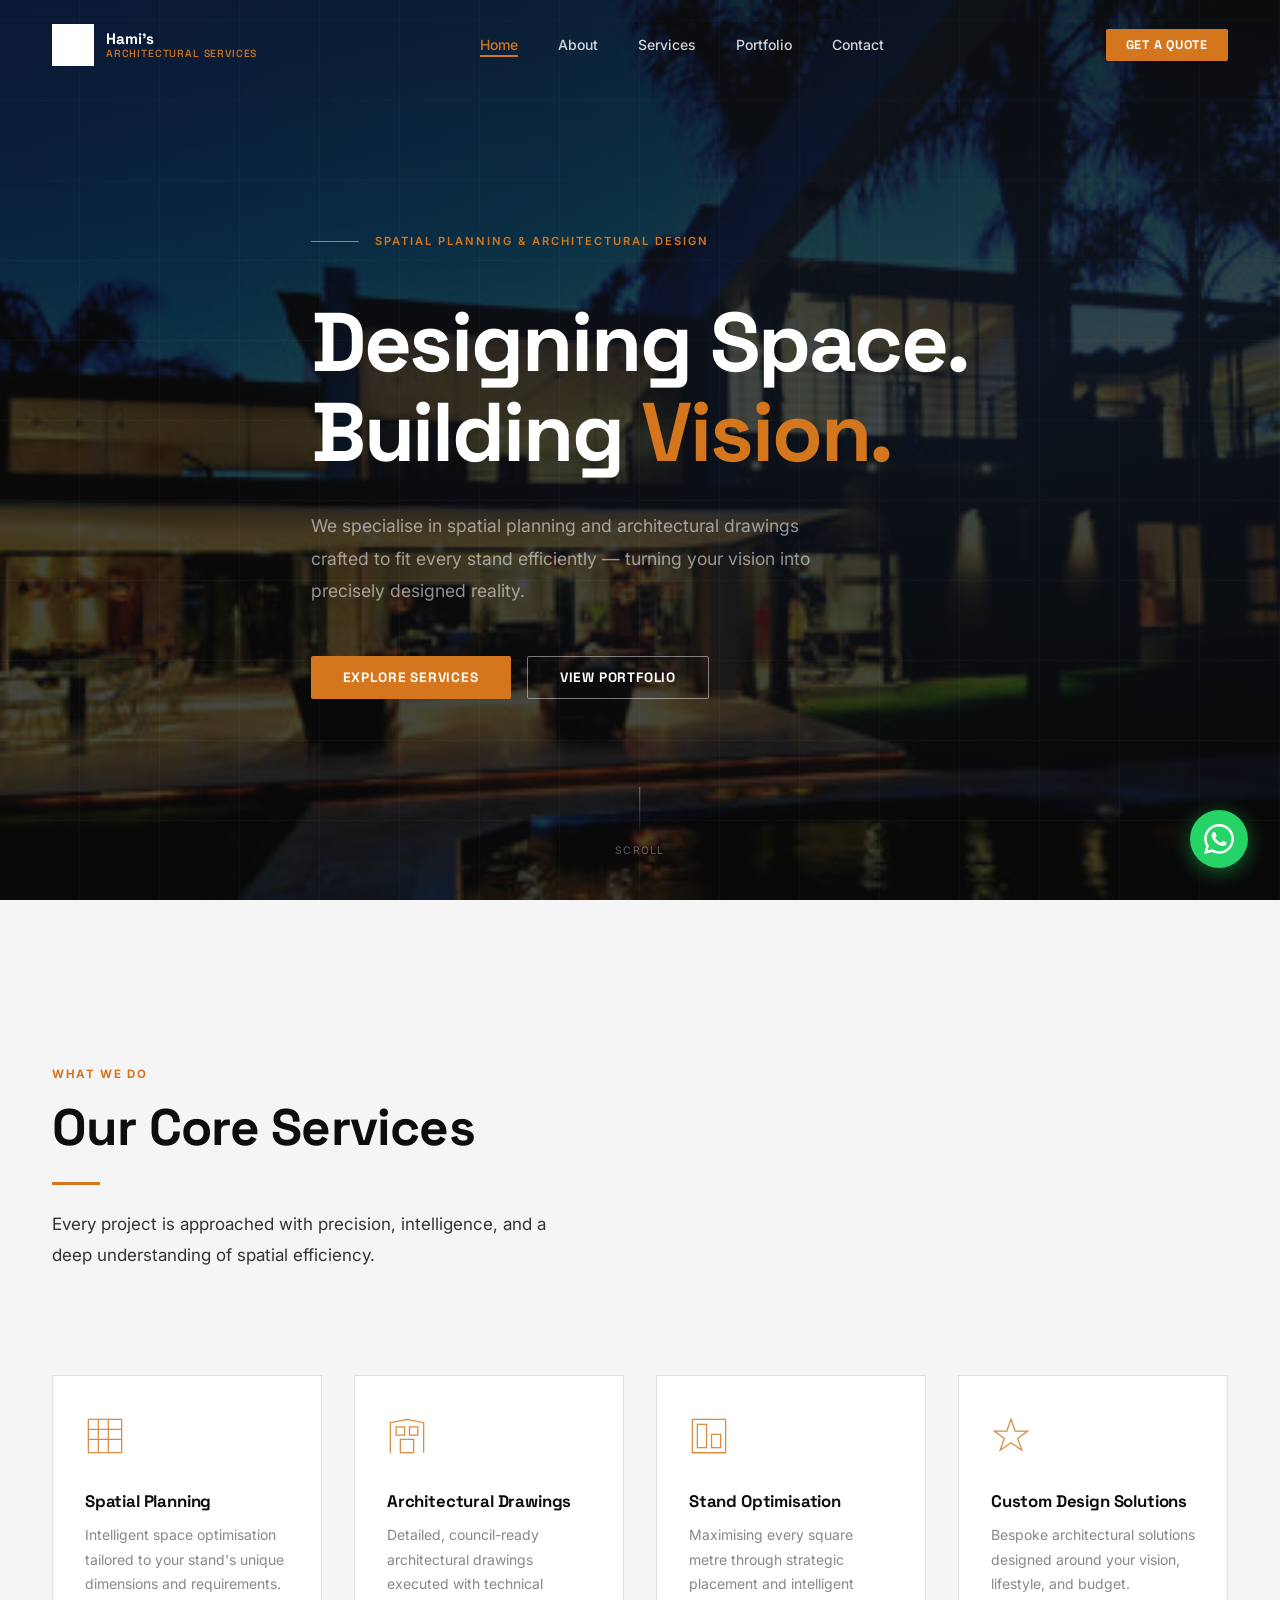
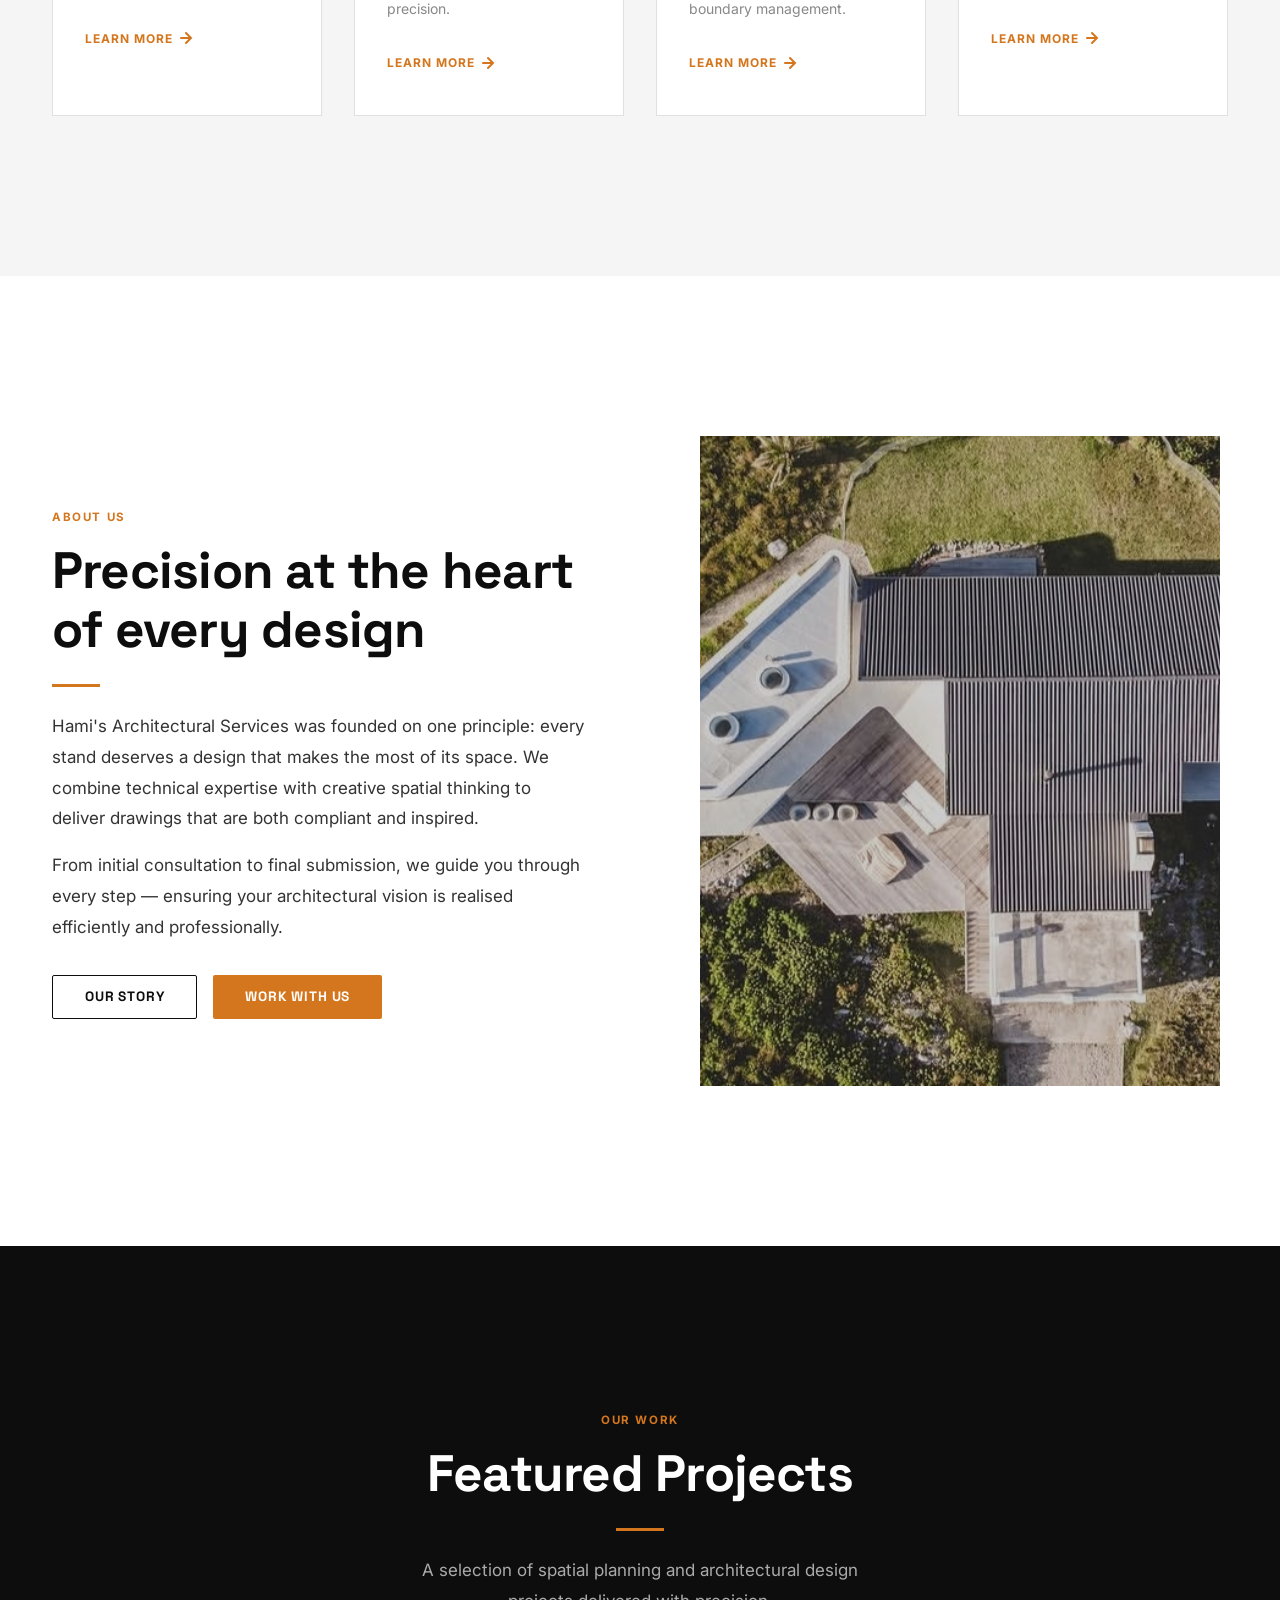
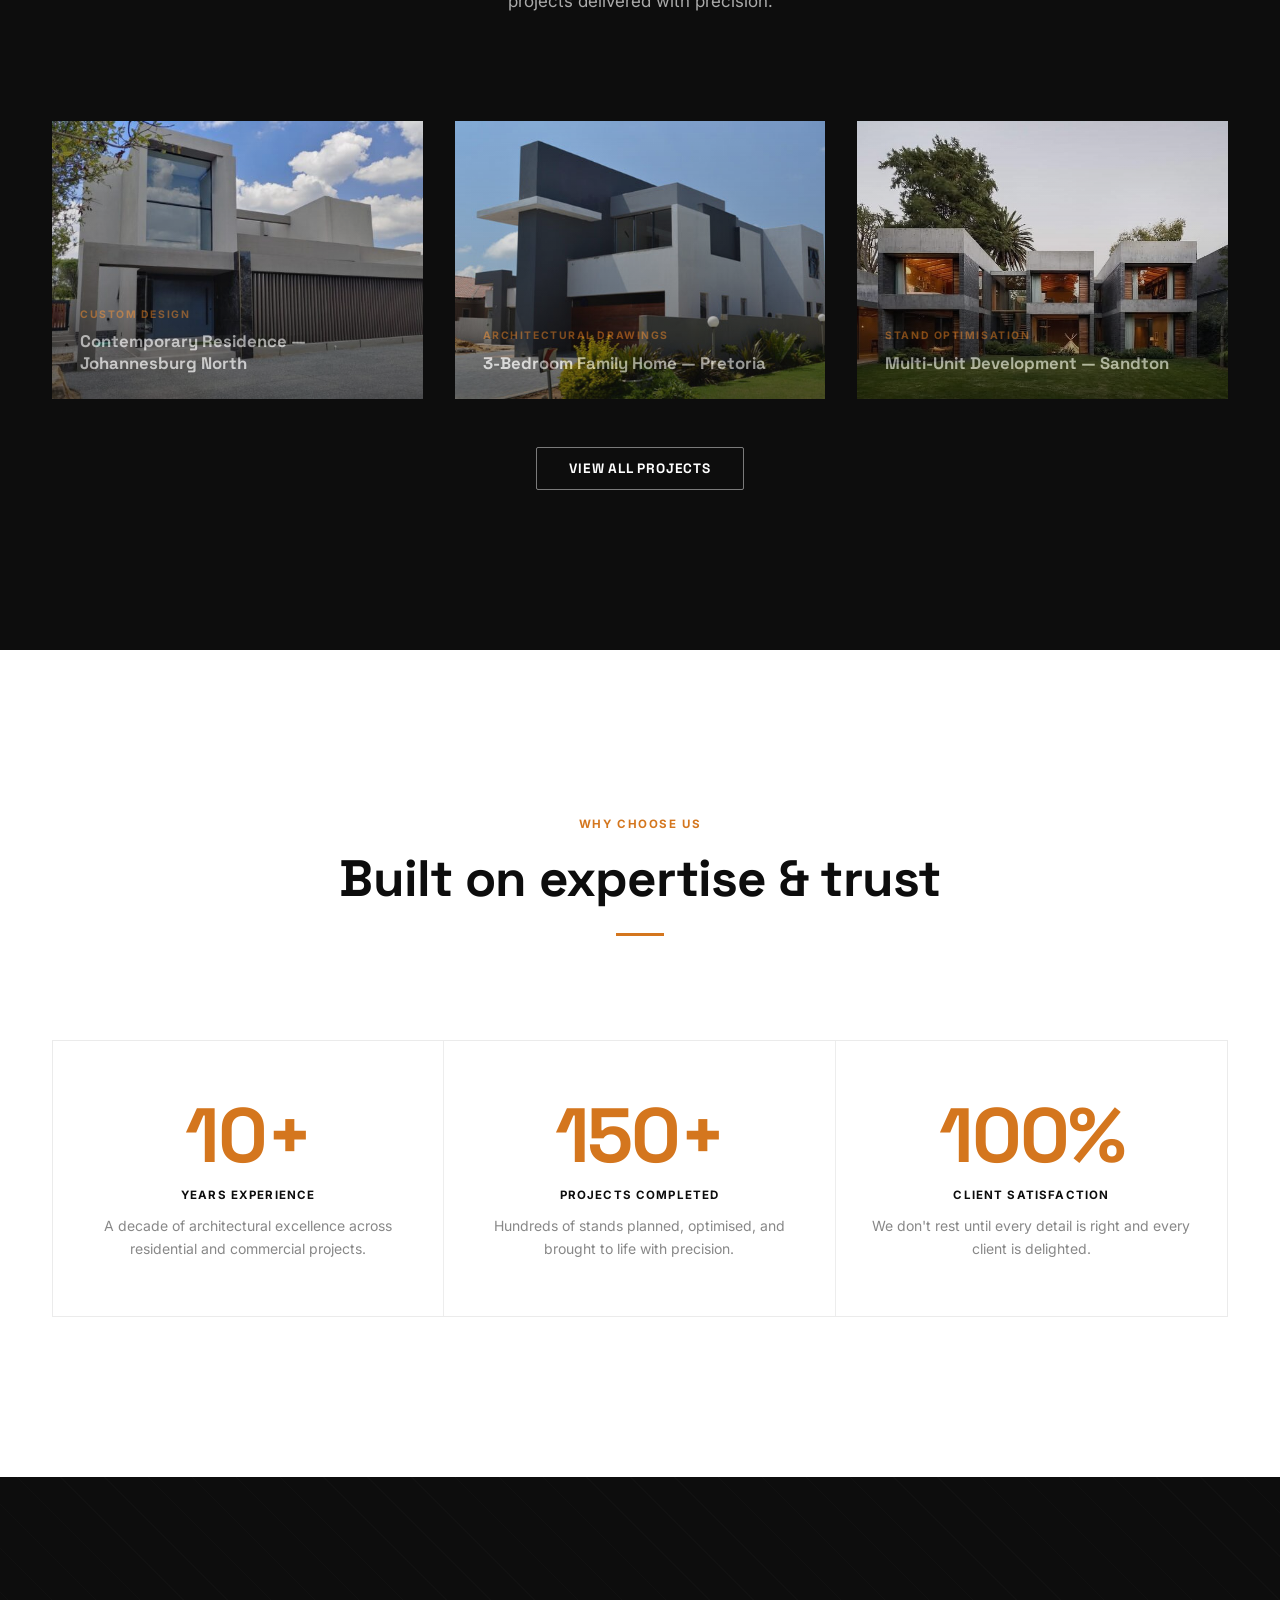
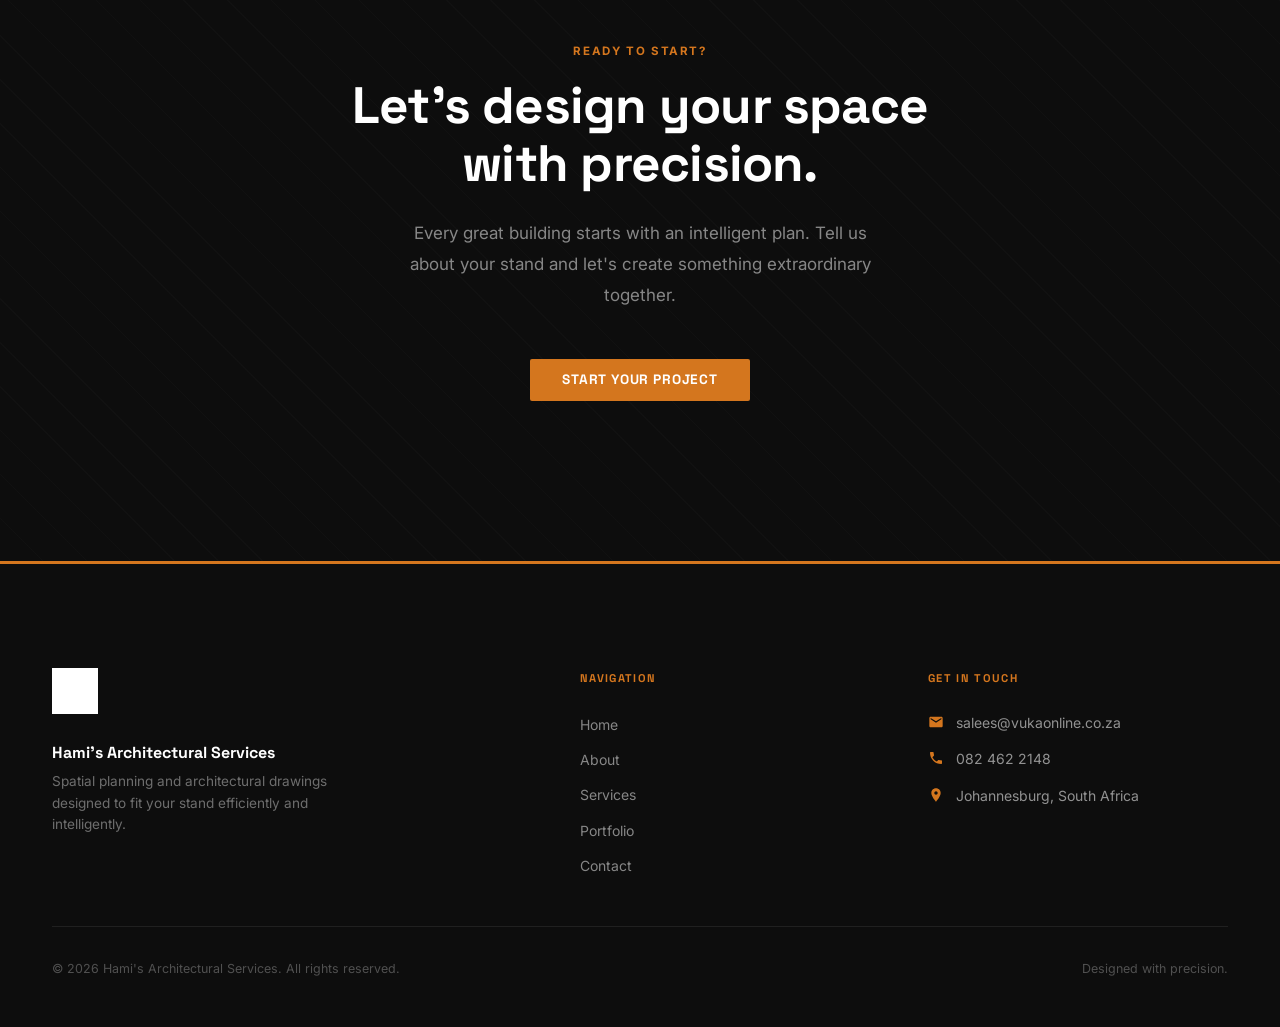
<file: index.html>
<!DOCTYPE html>
<html lang="en">
<head>
  <meta charset="UTF-8" />
  <meta name="viewport" content="width=device-width, initial-scale=1.0" />
  <title>Hami's Architectural Services — Designing Space. Building Vision.</title>
  <meta name="description" content="Hami's Architectural Services specializes in spatial planning and architectural drawings designed to fit each stand efficiently and intelligently." />
  <meta property="og:title" content="Hami's Architectural Services" />
  <meta property="og:description" content="Spatial planning and architectural drawings designed to fit each stand efficiently and intelligently." />
  <meta property="og:type" content="website" />
  <link rel="preconnect" href="https://fonts.googleapis.com" />
  <link rel="preconnect" href="https://fonts.gstatic.com" crossorigin />
  <link href="https://fonts.googleapis.com/css2?family=Space+Grotesk:wght@400;500;600;700&family=Inter:wght@400;500;600&display=swap" rel="stylesheet" />
  <link rel="stylesheet" href="css/style.css" />
</head>
<body>

<!-- ═══════════════════════════════ HEADER ═══════════════════════════════ -->
<header class="site-header">
  <div class="container">
    <nav class="nav">
      <a href="index.html" class="nav__logo" aria-label="Hami's Architectural Services — Home">
        <img src="Logo.png" alt="" class="nav__logo-img" width="42" height="42" />
        <div class="nav__logo-text">
          Hami's
          <span>Architectural Services</span>
        </div>
      </a>
      <ul class="nav__links" role="list">
        <li><a href="index.html"     class="nav__link">Home</a></li>
        <li><a href="about.html"     class="nav__link">About</a></li>
        <li><a href="services.html"  class="nav__link">Services</a></li>
        <li><a href="portfolio.html" class="nav__link">Portfolio</a></li>
        <li><a href="contact.html"   class="nav__link">Contact</a></li>
      </ul>
      <a href="contact.html" class="btn btn--primary nav__cta">Get a Quote</a>
      <button class="nav__hamburger" aria-label="Open navigation menu" aria-expanded="false">
        <span></span><span></span><span></span>
      </button>
    </nav>
  </div>
</header>

<!-- ═══════════════════════════ MOBILE MENU ══════════════════════════════ -->
<div class="nav__mobile-menu" role="dialog" aria-modal="true" aria-label="Navigation menu">
  <button class="nav__mobile-close" aria-label="Close navigation menu">
    <svg width="24" height="24" viewBox="0 0 24 24" fill="none" stroke="currentColor" stroke-width="2" stroke-linecap="round">
      <line x1="18" y1="6" x2="6" y2="18"/><line x1="6" y1="6" x2="18" y2="18"/>
    </svg>
  </button>
  <ul role="list" style="display:flex;flex-direction:column;align-items:center;gap:2rem;">
    <li><a href="index.html"     class="nav__mobile-link">Home</a></li>
    <li><a href="about.html"     class="nav__mobile-link">About</a></li>
    <li><a href="services.html"  class="nav__mobile-link">Services</a></li>
    <li><a href="portfolio.html" class="nav__mobile-link">Portfolio</a></li>
    <li><a href="contact.html"   class="nav__mobile-link">Contact</a></li>
  </ul>
  <a href="contact.html" class="btn btn--primary" style="margin-top:2.5rem;">Get a Quote</a>
</div>

<!-- ═══════════════════════════════ MAIN ════════════════════════════════ -->
<main>

  <!-- ── HERO ───────────────────────────────────────────────── -->
  <section class="hero" id="hero">
    <div class="hero__bg" aria-hidden="true">
      <img src="Images/brian-road-residence-n260413-10pan.jpg" alt="" class="hero__bg-img" />
    </div>
    <div class="container">
      <div class="hero__inner">
        <div class="hero__eyebrow">
          <span class="hero__eyebrow-text">Spatial Planning &amp; Architectural Design</span>
        </div>
        <h1 class="hero__title">
          Designing Space.<br />Building <em>Vision.</em>
        </h1>
        <p class="hero__subtitle">
          We specialise in spatial planning and architectural drawings crafted to fit every stand efficiently — turning your vision into precisely designed reality.
        </p>
        <div class="hero__actions">
          <a href="services.html" class="btn btn--primary">Explore Services</a>
          <a href="portfolio.html" class="btn btn--outline">View Portfolio</a>
        </div>
      </div>
    </div>
    <div class="hero__scroll" aria-hidden="true">
      <div class="hero__scroll-line"></div>
      <span>Scroll</span>
    </div>
  </section>

  <!-- ── SERVICES OVERVIEW ─────────────────────────────────── -->
  <section class="section section--gray" id="services">
    <div class="container">
      <div class="section-header fade-in">
        <span class="section-label">What We Do</span>
        <h2>Our Core Services</h2>
        <div class="divider"></div>
        <p style="max-width:520px;margin-top:0.75rem;">Every project is approached with precision, intelligence, and a deep understanding of spatial efficiency.</p>
      </div>

      <div class="grid-4">
        <article class="service-card fade-in fade-in-delay-1">
          <svg class="service-card__icon" viewBox="0 0 48 48" fill="none" stroke="currentColor" stroke-width="1.5" aria-hidden="true">
            <rect x="4" y="4" width="40" height="40"/>
            <line x1="4"  y1="16" x2="44" y2="16"/>
            <line x1="4"  y1="28" x2="44" y2="28"/>
            <line x1="16" y1="4"  x2="16" y2="44"/>
            <line x1="28" y1="4"  x2="28" y2="44"/>
          </svg>
          <h3 class="service-card__title">Spatial Planning</h3>
          <p class="service-card__desc">Intelligent space optimisation tailored to your stand's unique dimensions and requirements.</p>
          <a href="services.html" class="service-card__link">
            Learn more
            <svg width="14" height="14" viewBox="0 0 14 14" fill="none" stroke="currentColor" stroke-width="2" stroke-linecap="round" aria-hidden="true"><path d="M2 7h10M7 2l5 5-5 5"/></svg>
          </a>
        </article>

        <article class="service-card fade-in fade-in-delay-2">
          <svg class="service-card__icon" viewBox="0 0 48 48" fill="none" stroke="currentColor" stroke-width="1.5" aria-hidden="true">
            <polyline points="4,44 4,8 24,4 44,8 44,44"/>
            <rect x="16" y="28" width="16" height="16"/>
            <rect x="11" y="13" width="10" height="10"/>
            <rect x="27" y="13" width="10" height="10"/>
          </svg>
          <h3 class="service-card__title">Architectural Drawings</h3>
          <p class="service-card__desc">Detailed, council-ready architectural drawings executed with technical precision.</p>
          <a href="services.html" class="service-card__link">
            Learn more
            <svg width="14" height="14" viewBox="0 0 14 14" fill="none" stroke="currentColor" stroke-width="2" stroke-linecap="round" aria-hidden="true"><path d="M2 7h10M7 2l5 5-5 5"/></svg>
          </a>
        </article>

        <article class="service-card fade-in fade-in-delay-3">
          <svg class="service-card__icon" viewBox="0 0 48 48" fill="none" stroke="currentColor" stroke-width="1.5" aria-hidden="true">
            <rect x="4" y="4" width="40" height="40"/>
            <rect x="10" y="10" width="11" height="28"/>
            <rect x="27" y="22" width="11" height="16"/>
            <line x1="4"  y1="44" x2="44" y2="44"/>
          </svg>
          <h3 class="service-card__title">Stand Optimisation</h3>
          <p class="service-card__desc">Maximising every square metre through strategic placement and intelligent boundary management.</p>
          <a href="services.html" class="service-card__link">
            Learn more
            <svg width="14" height="14" viewBox="0 0 14 14" fill="none" stroke="currentColor" stroke-width="2" stroke-linecap="round" aria-hidden="true"><path d="M2 7h10M7 2l5 5-5 5"/></svg>
          </a>
        </article>

        <article class="service-card fade-in fade-in-delay-4">
          <svg class="service-card__icon" viewBox="0 0 48 48" fill="none" stroke="currentColor" stroke-width="1.5" aria-hidden="true">
            <path d="M24 4l5 14h15l-12 9 5 14-13-9-13 9 5-14L4 18h15z"/>
          </svg>
          <h3 class="service-card__title">Custom Design Solutions</h3>
          <p class="service-card__desc">Bespoke architectural solutions designed around your vision, lifestyle, and budget.</p>
          <a href="services.html" class="service-card__link">
            Learn more
            <svg width="14" height="14" viewBox="0 0 14 14" fill="none" stroke="currentColor" stroke-width="2" stroke-linecap="round" aria-hidden="true"><path d="M2 7h10M7 2l5 5-5 5"/></svg>
          </a>
        </article>
      </div>
    </div>
  </section>

  <!-- ── ABOUT PREVIEW ─────────────────────────────────────── -->
  <section class="section" id="about">
    <div class="container">
      <div class="about-preview">
        <div class="about-preview__content fade-in">
          <span class="section-label">About Us</span>
          <h2>Precision at the heart of every design</h2>
          <div class="divider"></div>
          <p>Hami's Architectural Services was founded on one principle: every stand deserves a design that makes the most of its space. We combine technical expertise with creative spatial thinking to deliver drawings that are both compliant and inspired.</p>
          <p style="margin-top:1rem;">From initial consultation to final submission, we guide you through every step — ensuring your architectural vision is realised efficiently and professionally.</p>
          <div style="margin-top:2rem;display:flex;flex-wrap:wrap;gap:1rem;">
            <a href="about.html"   class="btn btn--outline-dark">Our Story</a>
            <a href="contact.html" class="btn btn--primary">Work With Us</a>
          </div>
        </div>
        <div class="fade-in fade-in-delay-2" style="display:flex;justify-content:center;">
          <div class="about-preview__visual" style="overflow:hidden;">
            <img
              src="Images/WhatsApp%20Image%202026-04-15%20at%2011.23.04%20AM%20(1).jpeg"
              alt="Aerial site view of a completed residential project"
              style="width:100%;height:100%;object-fit:cover;opacity:0.8;"
              loading="lazy"
            />
          </div>
        </div>
      </div>
    </div>
  </section>

  <!-- ── PORTFOLIO PREVIEW ─────────────────────────────────── -->
  <section class="section section--dark" id="portfolio">
    <div class="container">
      <div class="section-header section-header--center fade-in">
        <span class="section-label">Our Work</span>
        <h2 class="text-white">Featured Projects</h2>
        <div class="divider divider--center"></div>
        <p style="max-width:480px;margin:0.75rem auto 0;">A selection of spatial planning and architectural design projects delivered with precision.</p>
      </div>

      <div class="grid-3">
        <article class="portfolio-card fade-in fade-in-delay-1">
          <img
            src="Images/Aluminium-Windows-Pivot-Door.-House-Tshepo-Molete-600x403.jpeg"
            alt="Contemporary double-storey residence with aluminium pivot door, Johannesburg North"
            class="portfolio-card__image"
            loading="lazy"
          />
          <div class="portfolio-card__overlay">
            <span class="portfolio-card__category">Custom Design</span>
            <h3 class="portfolio-card__title">Contemporary Residence — Johannesburg North</h3>
          </div>
        </article>
        <article class="portfolio-card fade-in fade-in-delay-2">
          <img
            src="Images/Modern-3-Bedroom-House-Plans-with-Photos_Archid.jpg"
            alt="Modern 3-bedroom family home, Pretoria"
            class="portfolio-card__image"
            loading="lazy"
          />
          <div class="portfolio-card__overlay">
            <span class="portfolio-card__category">Architectural Drawings</span>
            <h3 class="portfolio-card__title">3-Bedroom Family Home — Pretoria</h3>
          </div>
        </article>
        <article class="portfolio-card fade-in fade-in-delay-3">
          <img
            src="Images/WhatsApp%20Image%202026-04-15%20at%2011.23.05%20AM.jpeg"
            alt="Multi-unit residential complex, Sandton"
            class="portfolio-card__image"
            loading="lazy"
          />
          <div class="portfolio-card__overlay">
            <span class="portfolio-card__category">Stand Optimisation</span>
            <h3 class="portfolio-card__title">Multi-Unit Development — Sandton</h3>
          </div>
        </article>
      </div>

      <div style="text-align:center;margin-top:3rem;" class="fade-in">
        <a href="portfolio.html" class="btn btn--outline">View All Projects</a>
      </div>
    </div>
  </section>

  <!-- ── WHY CHOOSE US ─────────────────────────────────────── -->
  <section class="section" id="why-us">
    <div class="container">
      <div class="section-header section-header--center fade-in">
        <span class="section-label">Why Choose Us</span>
        <h2>Built on expertise &amp; trust</h2>
        <div class="divider divider--center"></div>
      </div>

      <div class="stats-wrap fade-in">
        <div class="stat-card">
          <div class="stat-card__number">10+</div>
          <div class="stat-card__label">Years Experience</div>
          <p class="stat-card__desc">A decade of architectural excellence across residential and commercial projects.</p>
        </div>
        <div class="stat-card">
          <div class="stat-card__number">150+</div>
          <div class="stat-card__label">Projects Completed</div>
          <p class="stat-card__desc">Hundreds of stands planned, optimised, and brought to life with precision.</p>
        </div>
        <div class="stat-card">
          <div class="stat-card__number">100%</div>
          <div class="stat-card__label">Client Satisfaction</div>
          <p class="stat-card__desc">We don't rest until every detail is right and every client is delighted.</p>
        </div>
      </div>
    </div>
  </section>

  <!-- ── CTA BANNER ────────────────────────────────────────── -->
  <section class="cta-banner fade-in">
    <div class="container">
      <span class="section-label">Ready to Start?</span>
      <h2>Let's design your space<br />with precision.</h2>
      <p>Every great building starts with an intelligent plan. Tell us about your stand and let's create something extraordinary together.</p>
      <a href="contact.html" class="btn btn--primary">Start Your Project</a>
    </div>
  </section>

</main>

<!-- ═══════════════════════════════ FOOTER ═══════════════════════════════ -->
<footer class="site-footer">
  <div class="container">
    <div class="footer__grid">
      <div>
        <img src="Logo.png" alt="Hami's Architectural Services" class="footer__logo-img" width="46" height="46" />
        <p class="footer__name">Hami's Architectural Services</p>
        <p class="footer__tagline">Spatial planning and architectural drawings designed to fit your stand efficiently and intelligently.</p>
      </div>
      <div>
        <p class="footer__heading">Navigation</p>
        <ul class="footer__links" role="list">
          <li><a href="index.html"     class="footer__link">Home</a></li>
          <li><a href="about.html"     class="footer__link">About</a></li>
          <li><a href="services.html"  class="footer__link">Services</a></li>
          <li><a href="portfolio.html" class="footer__link">Portfolio</a></li>
          <li><a href="contact.html"   class="footer__link">Contact</a></li>
        </ul>
      </div>
      <div>
        <p class="footer__heading">Get In Touch</p>
        <div class="footer__contact-item">
          <svg class="footer__contact-icon" viewBox="0 0 24 24" aria-hidden="true"><path d="M20 4H4c-1.1 0-2 .9-2 2v12c0 1.1.9 2 2 2h16c1.1 0 2-.9 2-2V6c0-1.1-.9-2-2-2zm0 4l-8 5-8-5V6l8 5 8-5v2z"/></svg>
          <span>salees@vukaonline.co.za</span>
        </div>
        <div class="footer__contact-item">
          <svg class="footer__contact-icon" viewBox="0 0 24 24" aria-hidden="true"><path d="M6.62 10.79c1.44 2.83 3.76 5.14 6.59 6.59l2.2-2.2c.27-.27.67-.36 1.02-.24 1.12.37 2.33.57 3.57.57.55 0 1 .45 1 1V20c0 .55-.45 1-1 1-9.39 0-17-7.61-17-17 0-.55.45-1 1-1h3.5c.55 0 1 .45 1 1 0 1.25.2 2.45.57 3.57.11.35.03.74-.25 1.02l-2.2 2.2z"/></svg>
          <span>082 462 2148</span>
        </div>
        <div class="footer__contact-item">
          <svg class="footer__contact-icon" viewBox="0 0 24 24" aria-hidden="true"><path d="M12 2C8.13 2 5 5.13 5 9c0 5.25 7 13 7 13s7-7.75 7-13c0-3.87-3.13-7-7-7zm0 9.5c-1.38 0-2.5-1.12-2.5-2.5s1.12-2.5 2.5-2.5 2.5 1.12 2.5 2.5-1.12 2.5-2.5 2.5z"/></svg>
          <span>Johannesburg, South Africa</span>
        </div>
      </div>
    </div>
    <div class="footer__bottom">
      <span>&copy; <span class="footer__year">2025</span> Hami's Architectural Services. All rights reserved.</span>
      <span>Designed with precision.</span>
    </div>
  </div>
</footer>

<!-- ═══════════════════ WHATSAPP FLOAT ═══════════════════════ -->
<a href="https://wa.me/27824622148?text=Hi%2C%20I%27d%20like%20to%20discuss%20a%20project%20with%20Hami%27s%20Architectural%20Services."
   class="wa-float"
   data-tooltip="Chat on WhatsApp"
   target="_blank"
   rel="noopener noreferrer"
   aria-label="Chat with us on WhatsApp">
  <svg viewBox="0 0 24 24" aria-hidden="true">
    <path d="M17.472 14.382c-.297-.149-1.758-.867-2.03-.967-.273-.099-.471-.148-.67.15-.197.297-.767.966-.94 1.164-.173.199-.347.223-.644.075-.297-.15-1.255-.463-2.39-1.475-.883-.788-1.48-1.761-1.653-2.059-.173-.297-.018-.458.13-.606.134-.133.298-.347.446-.52.149-.174.198-.298.298-.497.099-.198.05-.371-.025-.52-.075-.149-.669-1.612-.916-2.207-.242-.579-.487-.5-.669-.51-.173-.008-.371-.01-.57-.01-.198 0-.52.074-.792.372-.272.297-1.04 1.016-1.04 2.479 0 1.462 1.065 2.875 1.213 3.074.149.198 2.096 3.2 5.077 4.487.709.306 1.262.489 1.694.625.712.227 1.36.195 1.871.118.571-.085 1.758-.719 2.006-1.413.248-.694.248-1.289.173-1.413-.074-.124-.272-.198-.57-.347m-5.421 7.403h-.004a9.87 9.87 0 01-5.031-1.378l-.361-.214-3.741.982.998-3.648-.235-.374a9.86 9.86 0 01-1.51-5.26c.001-5.45 4.436-9.884 9.888-9.884 2.64 0 5.122 1.03 6.988 2.898a9.825 9.825 0 012.893 6.994c-.003 5.45-4.437 9.884-9.885 9.884m8.413-18.297A11.815 11.815 0 0012.05 0C5.495 0 .16 5.335.157 11.892c0 2.096.547 4.142 1.588 5.945L.057 24l6.305-1.654a11.882 11.882 0 005.683 1.448h.005c6.554 0 11.89-5.335 11.893-11.893a11.821 11.821 0 00-3.48-8.413z"/>
  </svg>
</a>

<script src="js/main.js"></script>
</body>
</html>
</file>
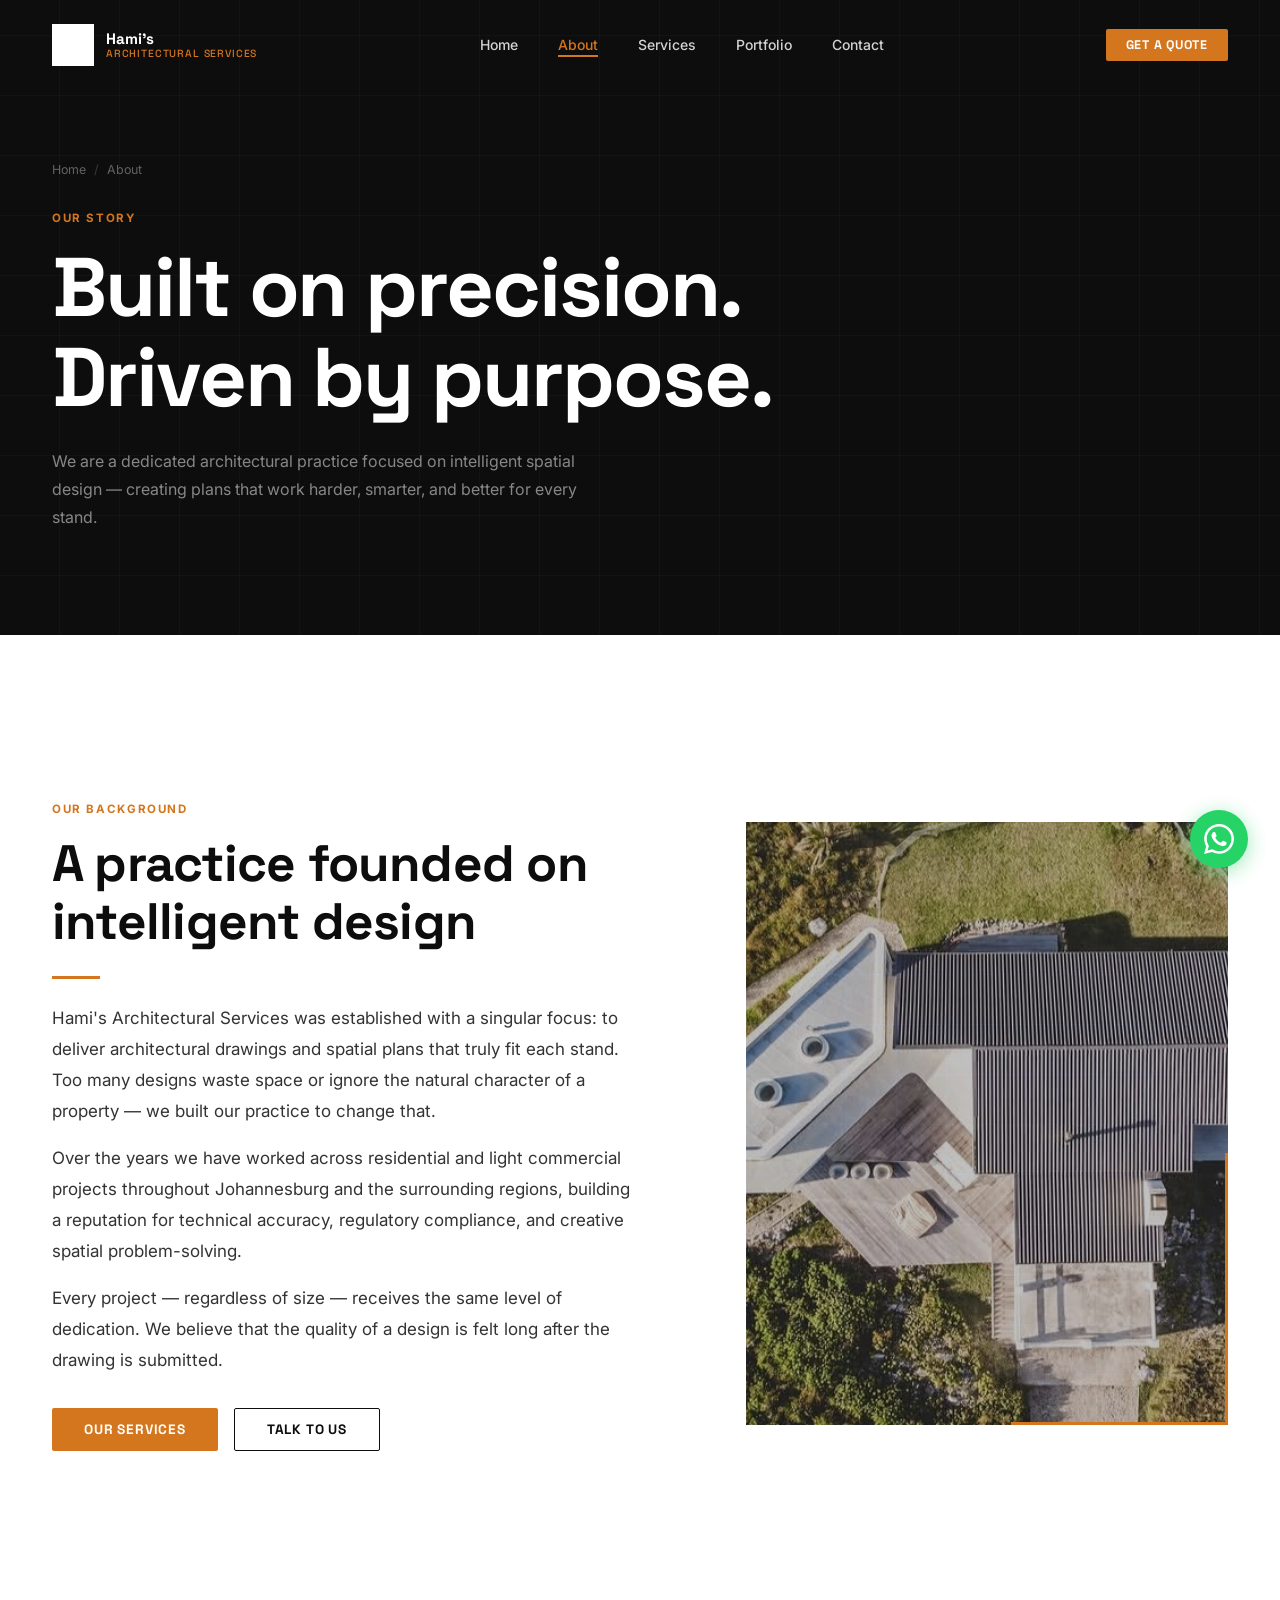
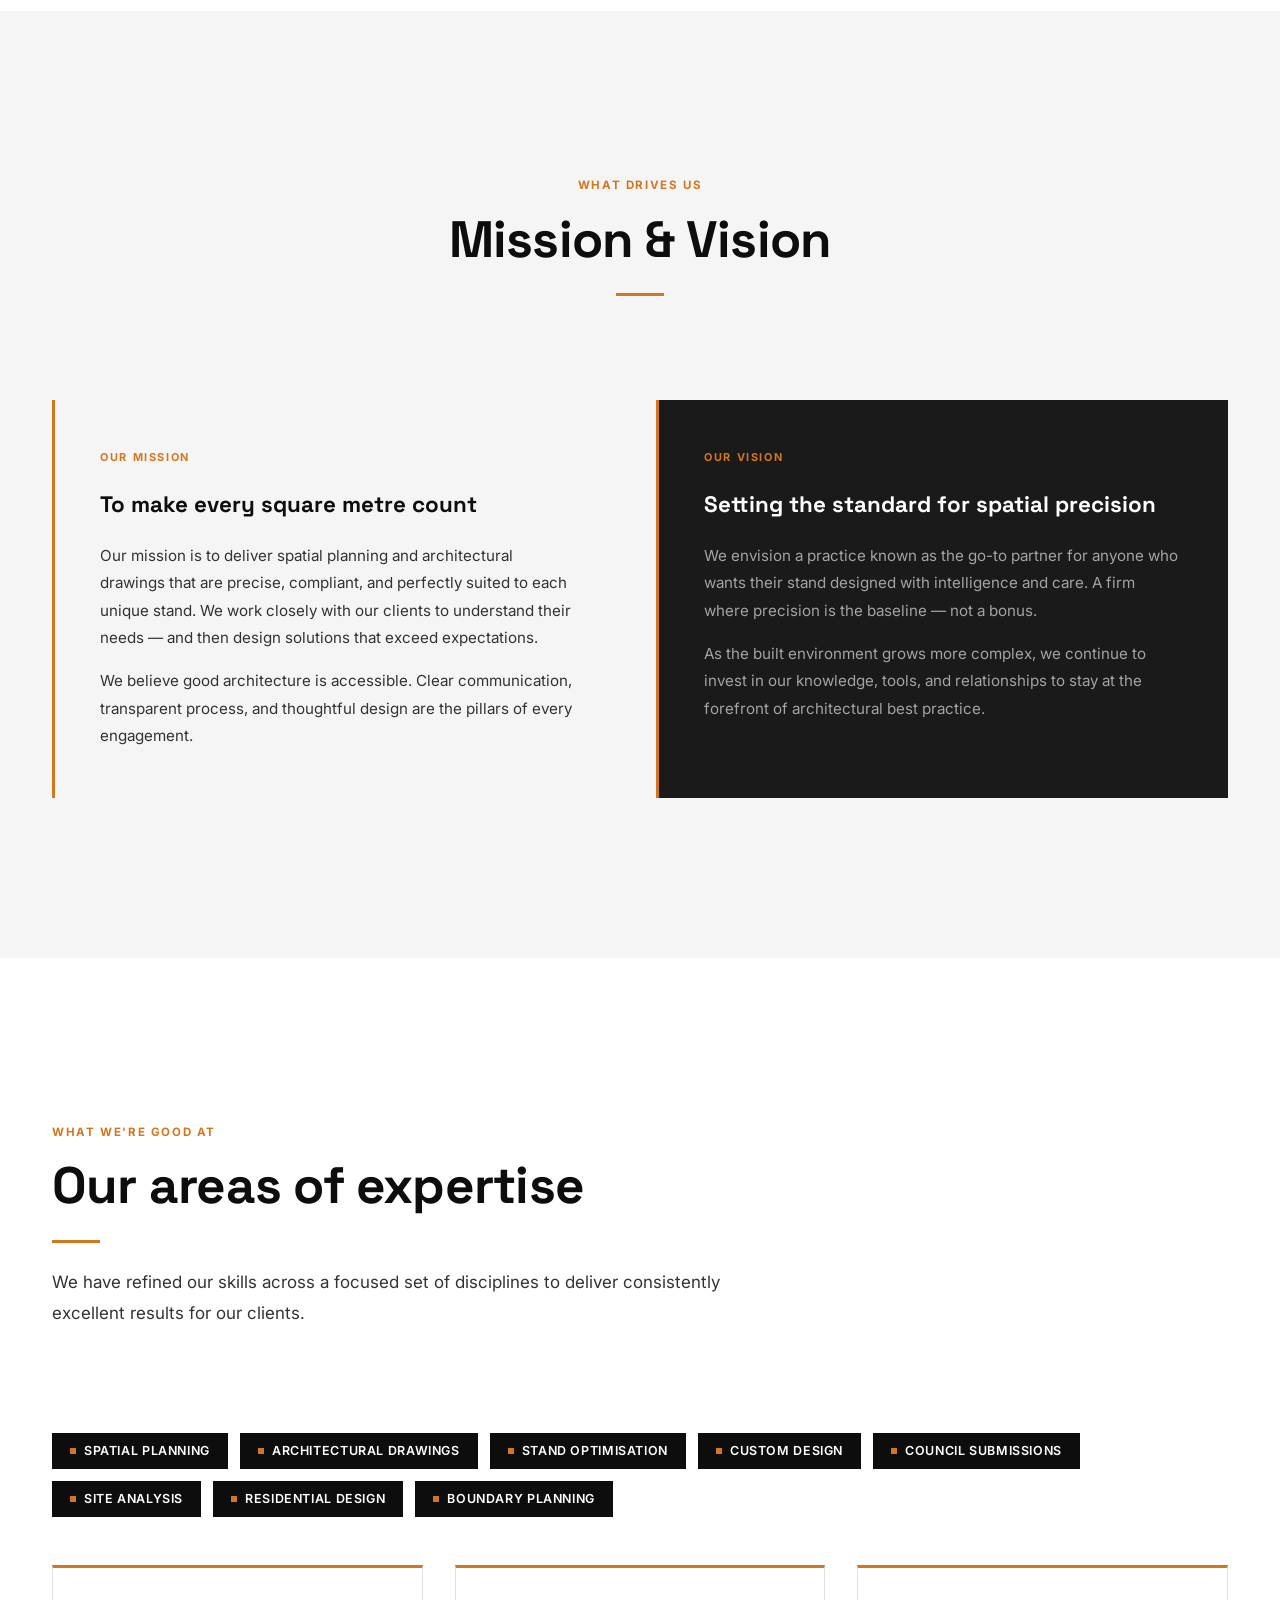
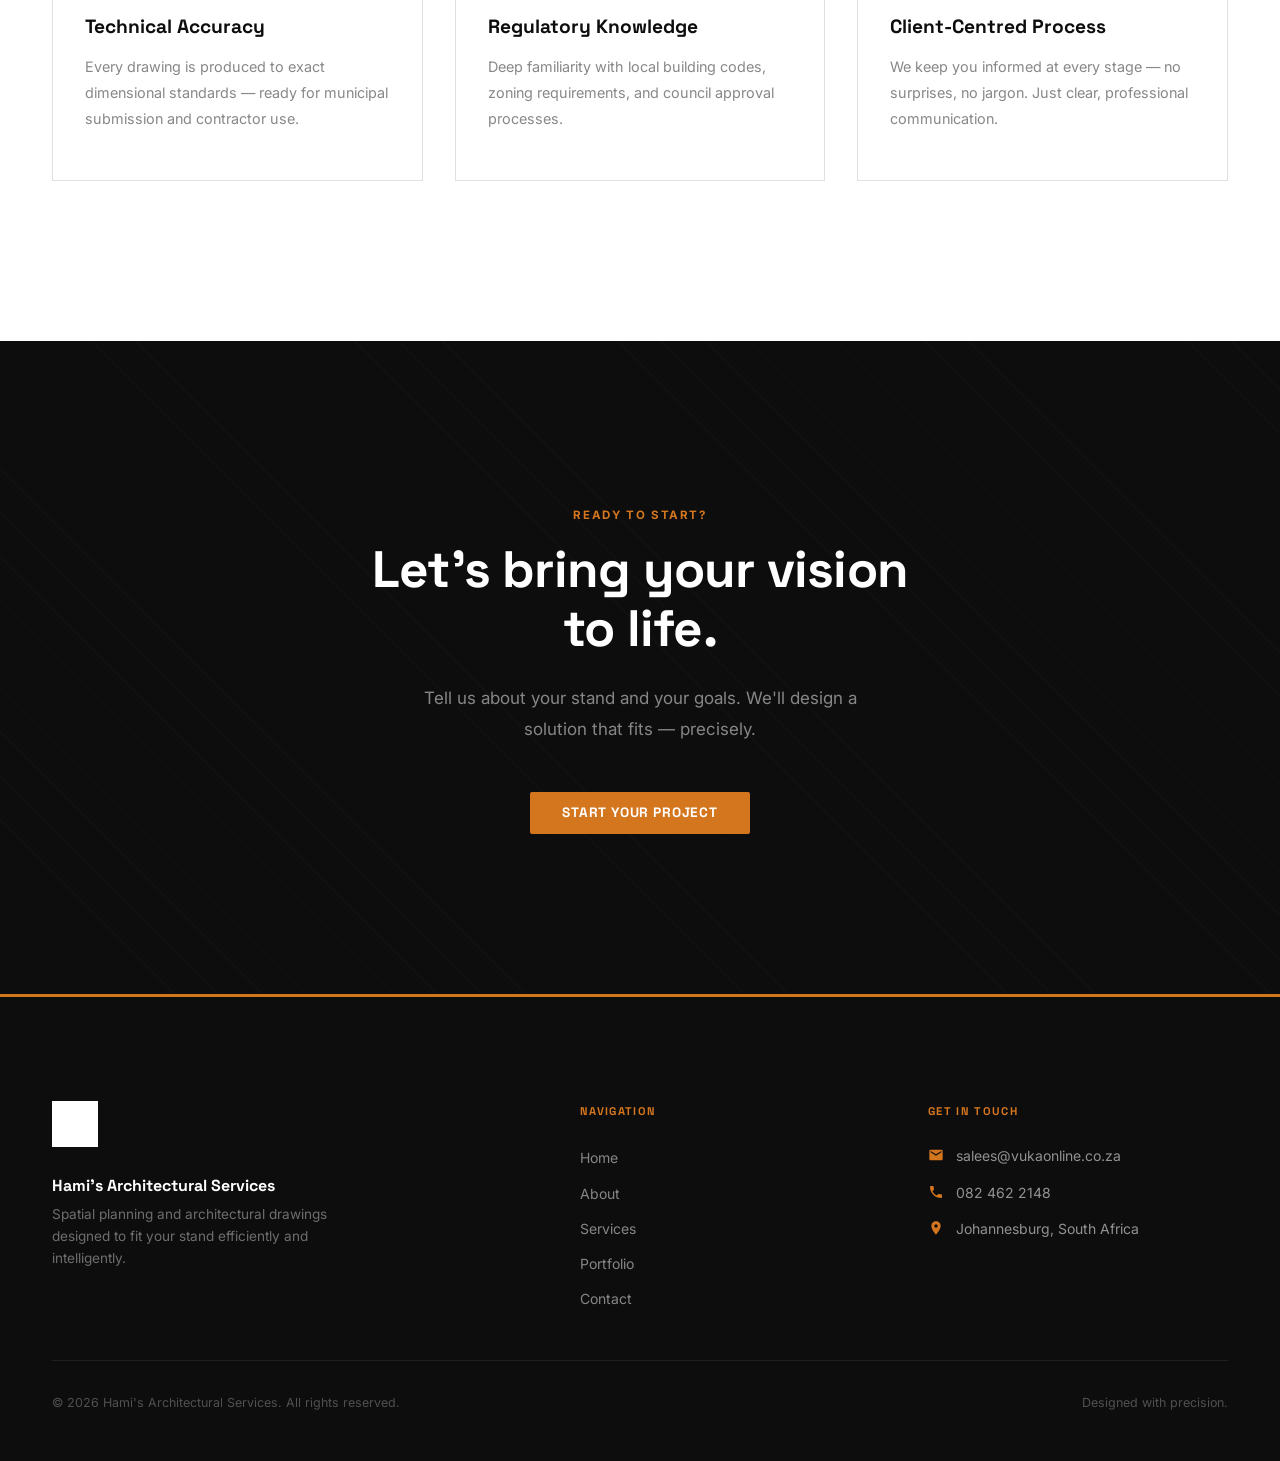
<file: about.html>
<!DOCTYPE html>
<html lang="en">
<head>
  <meta charset="UTF-8" />
  <meta name="viewport" content="width=device-width, initial-scale=1.0" />
  <title>About — Hami's Architectural Services</title>
  <meta name="description" content="Learn about Hami's Architectural Services — our story, mission, vision, and expertise in spatial planning and architectural design." />
  <link rel="preconnect" href="https://fonts.googleapis.com" />
  <link rel="preconnect" href="https://fonts.gstatic.com" crossorigin />
  <link href="https://fonts.googleapis.com/css2?family=Space+Grotesk:wght@400;500;600;700&family=Inter:wght@400;500;600&display=swap" rel="stylesheet" />
  <link rel="stylesheet" href="css/style.css" />
</head>
<body>

<!-- ═══════════════════════════════ HEADER ═══════════════════════════════ -->
<header class="site-header">
  <div class="container">
    <nav class="nav">
      <a href="index.html" class="nav__logo" aria-label="Hami's Architectural Services — Home">
        <img src="Logo.png" alt="" class="nav__logo-img" width="42" height="42" />
        <div class="nav__logo-text">
          Hami's
          <span>Architectural Services</span>
        </div>
      </a>
      <ul class="nav__links" role="list">
        <li><a href="index.html"     class="nav__link">Home</a></li>
        <li><a href="about.html"     class="nav__link">About</a></li>
        <li><a href="services.html"  class="nav__link">Services</a></li>
        <li><a href="portfolio.html" class="nav__link">Portfolio</a></li>
        <li><a href="contact.html"   class="nav__link">Contact</a></li>
      </ul>
      <a href="contact.html" class="btn btn--primary nav__cta">Get a Quote</a>
      <button class="nav__hamburger" aria-label="Open navigation menu">
        <span></span><span></span><span></span>
      </button>
    </nav>
  </div>
</header>

<!-- ═══════════════════════════ MOBILE MENU ══════════════════════════════ -->
<div class="nav__mobile-menu" role="dialog" aria-modal="true" aria-label="Navigation menu">
  <button class="nav__mobile-close" aria-label="Close navigation menu">
    <svg width="24" height="24" viewBox="0 0 24 24" fill="none" stroke="currentColor" stroke-width="2" stroke-linecap="round">
      <line x1="18" y1="6" x2="6" y2="18"/><line x1="6" y1="6" x2="18" y2="18"/>
    </svg>
  </button>
  <ul role="list" style="display:flex;flex-direction:column;align-items:center;gap:2rem;">
    <li><a href="index.html"     class="nav__mobile-link">Home</a></li>
    <li><a href="about.html"     class="nav__mobile-link">About</a></li>
    <li><a href="services.html"  class="nav__mobile-link">Services</a></li>
    <li><a href="portfolio.html" class="nav__mobile-link">Portfolio</a></li>
    <li><a href="contact.html"   class="nav__mobile-link">Contact</a></li>
  </ul>
  <a href="contact.html" class="btn btn--primary" style="margin-top:2.5rem;">Get a Quote</a>
</div>

<!-- ═══════════════════════════════ MAIN ════════════════════════════════ -->
<main>

  <!-- ── PAGE HERO ──────────────────────────────────────────── -->
  <section class="page-hero">
    <div class="container">
      <nav class="page-hero__breadcrumb" aria-label="Breadcrumb">
        <a href="index.html">Home</a>
        <span class="page-hero__breadcrumb-sep" aria-hidden="true">/</span>
        <span aria-current="page">About</span>
      </nav>
      <span class="section-label">Our Story</span>
      <h1 class="page-hero__title">Built on precision.<br />Driven by purpose.</h1>
      <p class="page-hero__subtitle">
        We are a dedicated architectural practice focused on intelligent spatial design — creating plans that work harder, smarter, and better for every stand.
      </p>
    </div>
  </section>

  <!-- ── OUR STORY ──────────────────────────────────────────── -->
  <section class="section">
    <div class="container">
      <div class="story-grid">
        <div class="fade-in">
          <span class="section-label">Our Background</span>
          <h2>A practice founded on intelligent design</h2>
          <div class="divider"></div>
          <p>Hami's Architectural Services was established with a singular focus: to deliver architectural drawings and spatial plans that truly fit each stand. Too many designs waste space or ignore the natural character of a property — we built our practice to change that.</p>
          <p style="margin-top:1rem;">Over the years we have worked across residential and light commercial projects throughout Johannesburg and the surrounding regions, building a reputation for technical accuracy, regulatory compliance, and creative spatial problem-solving.</p>
          <p style="margin-top:1rem;">Every project — regardless of size — receives the same level of dedication. We believe that the quality of a design is felt long after the drawing is submitted.</p>
          <div style="margin-top:2rem;display:flex;flex-wrap:wrap;gap:1rem;">
            <a href="services.html" class="btn btn--primary">Our Services</a>
            <a href="contact.html"  class="btn btn--outline-dark">Talk to Us</a>
          </div>
        </div>
        <div class="fade-in fade-in-delay-2">
          <div class="story-visual">
            <img
              src="Images/WhatsApp%20Image%202026-04-15%20at%2011.23.04%20AM%20(1).jpeg"
              alt="Aerial view of a completed residential stand design"
              class="story-visual__photo"
              loading="lazy"
            />
          </div>
        </div>
      </div>
    </div>
  </section>

  <!-- ── MISSION & VISION ───────────────────────────────────── -->
  <section class="section section--gray" id="mission-vision">
    <div class="container">
      <div class="section-header section-header--center fade-in">
        <span class="section-label">What Drives Us</span>
        <h2>Mission &amp; Vision</h2>
        <div class="divider divider--center"></div>
      </div>

      <div class="grid-2">
        <div class="mv-card mv-card--light fade-in">
          <p class="mv-card__label">Our Mission</p>
          <h3 class="mv-card__title">To make every square metre count</h3>
          <p class="mv-card__text">
            Our mission is to deliver spatial planning and architectural drawings that are precise, compliant, and perfectly suited to each unique stand. We work closely with our clients to understand their needs — and then design solutions that exceed expectations.
          </p>
          <p class="mv-card__text" style="margin-top:1rem;">
            We believe good architecture is accessible. Clear communication, transparent process, and thoughtful design are the pillars of every engagement.
          </p>
        </div>
        <div class="mv-card mv-card--dark fade-in fade-in-delay-2">
          <p class="mv-card__label">Our Vision</p>
          <h3 class="mv-card__title">Setting the standard for spatial precision</h3>
          <p class="mv-card__text">
            We envision a practice known as the go-to partner for anyone who wants their stand designed with intelligence and care. A firm where precision is the baseline — not a bonus.
          </p>
          <p class="mv-card__text" style="margin-top:1rem;">
            As the built environment grows more complex, we continue to invest in our knowledge, tools, and relationships to stay at the forefront of architectural best practice.
          </p>
        </div>
      </div>
    </div>
  </section>

  <!-- ── EXPERTISE ──────────────────────────────────────────── -->
  <section class="section" id="expertise">
    <div class="container">
      <div class="section-header fade-in" style="max-width:680px;">
        <span class="section-label">What We're Good At</span>
        <h2>Our areas of expertise</h2>
        <div class="divider"></div>
        <p>We have refined our skills across a focused set of disciplines to deliver consistently excellent results for our clients.</p>
      </div>

      <div class="expertise-tags fade-in">
        <span class="expertise-tag">Spatial Planning</span>
        <span class="expertise-tag">Architectural Drawings</span>
        <span class="expertise-tag">Stand Optimisation</span>
        <span class="expertise-tag">Custom Design</span>
        <span class="expertise-tag">Council Submissions</span>
        <span class="expertise-tag">Site Analysis</span>
        <span class="expertise-tag">Residential Design</span>
        <span class="expertise-tag">Boundary Planning</span>
      </div>

      <div class="grid-3 fade-in">
        <div style="padding:var(--space-xl) var(--space-lg);border:1px solid var(--gray-border);border-top:3px solid var(--orange);">
          <h4 style="margin-bottom:var(--space-sm);">Technical Accuracy</h4>
          <p style="font-size:0.9rem;color:var(--gray-mid);">Every drawing is produced to exact dimensional standards — ready for municipal submission and contractor use.</p>
        </div>
        <div style="padding:var(--space-xl) var(--space-lg);border:1px solid var(--gray-border);border-top:3px solid var(--orange);">
          <h4 style="margin-bottom:var(--space-sm);">Regulatory Knowledge</h4>
          <p style="font-size:0.9rem;color:var(--gray-mid);">Deep familiarity with local building codes, zoning requirements, and council approval processes.</p>
        </div>
        <div style="padding:var(--space-xl) var(--space-lg);border:1px solid var(--gray-border);border-top:3px solid var(--orange);">
          <h4 style="margin-bottom:var(--space-sm);">Client-Centred Process</h4>
          <p style="font-size:0.9rem;color:var(--gray-mid);">We keep you informed at every stage — no surprises, no jargon. Just clear, professional communication.</p>
        </div>
      </div>
    </div>
  </section>

  <!-- ── CTA BANNER ────────────────────────────────────────── -->
  <section class="cta-banner fade-in">
    <div class="container">
      <span class="section-label">Ready to Start?</span>
      <h2>Let's bring your vision<br />to life.</h2>
      <p>Tell us about your stand and your goals. We'll design a solution that fits — precisely.</p>
      <a href="contact.html" class="btn btn--primary">Start Your Project</a>
    </div>
  </section>

</main>

<!-- ═══════════════════════════════ FOOTER ═══════════════════════════════ -->
<footer class="site-footer">
  <div class="container">
    <div class="footer__grid">
      <div>
        <img src="Logo.png" alt="Hami's Architectural Services" class="footer__logo-img" width="46" height="46" />
        <p class="footer__name">Hami's Architectural Services</p>
        <p class="footer__tagline">Spatial planning and architectural drawings designed to fit your stand efficiently and intelligently.</p>
      </div>
      <div>
        <p class="footer__heading">Navigation</p>
        <ul class="footer__links" role="list">
          <li><a href="index.html"     class="footer__link">Home</a></li>
          <li><a href="about.html"     class="footer__link">About</a></li>
          <li><a href="services.html"  class="footer__link">Services</a></li>
          <li><a href="portfolio.html" class="footer__link">Portfolio</a></li>
          <li><a href="contact.html"   class="footer__link">Contact</a></li>
        </ul>
      </div>
      <div>
        <p class="footer__heading">Get In Touch</p>
        <div class="footer__contact-item">
          <svg class="footer__contact-icon" viewBox="0 0 24 24" aria-hidden="true"><path d="M20 4H4c-1.1 0-2 .9-2 2v12c0 1.1.9 2 2 2h16c1.1 0 2-.9 2-2V6c0-1.1-.9-2-2-2zm0 4l-8 5-8-5V6l8 5 8-5v2z"/></svg>
          <span>salees@vukaonline.co.za</span>
        </div>
        <div class="footer__contact-item">
          <svg class="footer__contact-icon" viewBox="0 0 24 24" aria-hidden="true"><path d="M6.62 10.79c1.44 2.83 3.76 5.14 6.59 6.59l2.2-2.2c.27-.27.67-.36 1.02-.24 1.12.37 2.33.57 3.57.57.55 0 1 .45 1 1V20c0 .55-.45 1-1 1-9.39 0-17-7.61-17-17 0-.55.45-1 1-1h3.5c.55 0 1 .45 1 1 0 1.25.2 2.45.57 3.57.11.35.03.74-.25 1.02l-2.2 2.2z"/></svg>
          <span>082 462 2148</span>
        </div>
        <div class="footer__contact-item">
          <svg class="footer__contact-icon" viewBox="0 0 24 24" aria-hidden="true"><path d="M12 2C8.13 2 5 5.13 5 9c0 5.25 7 13 7 13s7-7.75 7-13c0-3.87-3.13-7-7-7zm0 9.5c-1.38 0-2.5-1.12-2.5-2.5s1.12-2.5 2.5-2.5 2.5 1.12 2.5 2.5-1.12 2.5-2.5 2.5z"/></svg>
          <span>Johannesburg, South Africa</span>
        </div>
      </div>
    </div>
    <div class="footer__bottom">
      <span>&copy; <span class="footer__year">2025</span> Hami's Architectural Services. All rights reserved.</span>
      <span>Designed with precision.</span>
    </div>
  </div>
</footer>

<!-- ═══════════════════ WHATSAPP FLOAT ═══════════════════════ -->
<a href="https://wa.me/27824622148?text=Hi%2C%20I%27d%20like%20to%20discuss%20a%20project%20with%20Hami%27s%20Architectural%20Services."
   class="wa-float"
   data-tooltip="Chat on WhatsApp"
   target="_blank"
   rel="noopener noreferrer"
   aria-label="Chat with us on WhatsApp">
  <svg viewBox="0 0 24 24" aria-hidden="true">
    <path d="M17.472 14.382c-.297-.149-1.758-.867-2.03-.967-.273-.099-.471-.148-.67.15-.197.297-.767.966-.94 1.164-.173.199-.347.223-.644.075-.297-.15-1.255-.463-2.39-1.475-.883-.788-1.48-1.761-1.653-2.059-.173-.297-.018-.458.13-.606.134-.133.298-.347.446-.52.149-.174.198-.298.298-.497.099-.198.05-.371-.025-.52-.075-.149-.669-1.612-.916-2.207-.242-.579-.487-.5-.669-.51-.173-.008-.371-.01-.57-.01-.198 0-.52.074-.792.372-.272.297-1.04 1.016-1.04 2.479 0 1.462 1.065 2.875 1.213 3.074.149.198 2.096 3.2 5.077 4.487.709.306 1.262.489 1.694.625.712.227 1.36.195 1.871.118.571-.085 1.758-.719 2.006-1.413.248-.694.248-1.289.173-1.413-.074-.124-.272-.198-.57-.347m-5.421 7.403h-.004a9.87 9.87 0 01-5.031-1.378l-.361-.214-3.741.982.998-3.648-.235-.374a9.86 9.86 0 01-1.51-5.26c.001-5.45 4.436-9.884 9.888-9.884 2.64 0 5.122 1.03 6.988 2.898a9.825 9.825 0 012.893 6.994c-.003 5.45-4.437 9.884-9.885 9.884m8.413-18.297A11.815 11.815 0 0012.05 0C5.495 0 .16 5.335.157 11.892c0 2.096.547 4.142 1.588 5.945L.057 24l6.305-1.654a11.882 11.882 0 005.683 1.448h.005c6.554 0 11.89-5.335 11.893-11.893a11.821 11.821 0 00-3.48-8.413z"/>
  </svg>
</a>

<script src="js/main.js"></script>
</body>
</html>
</file>
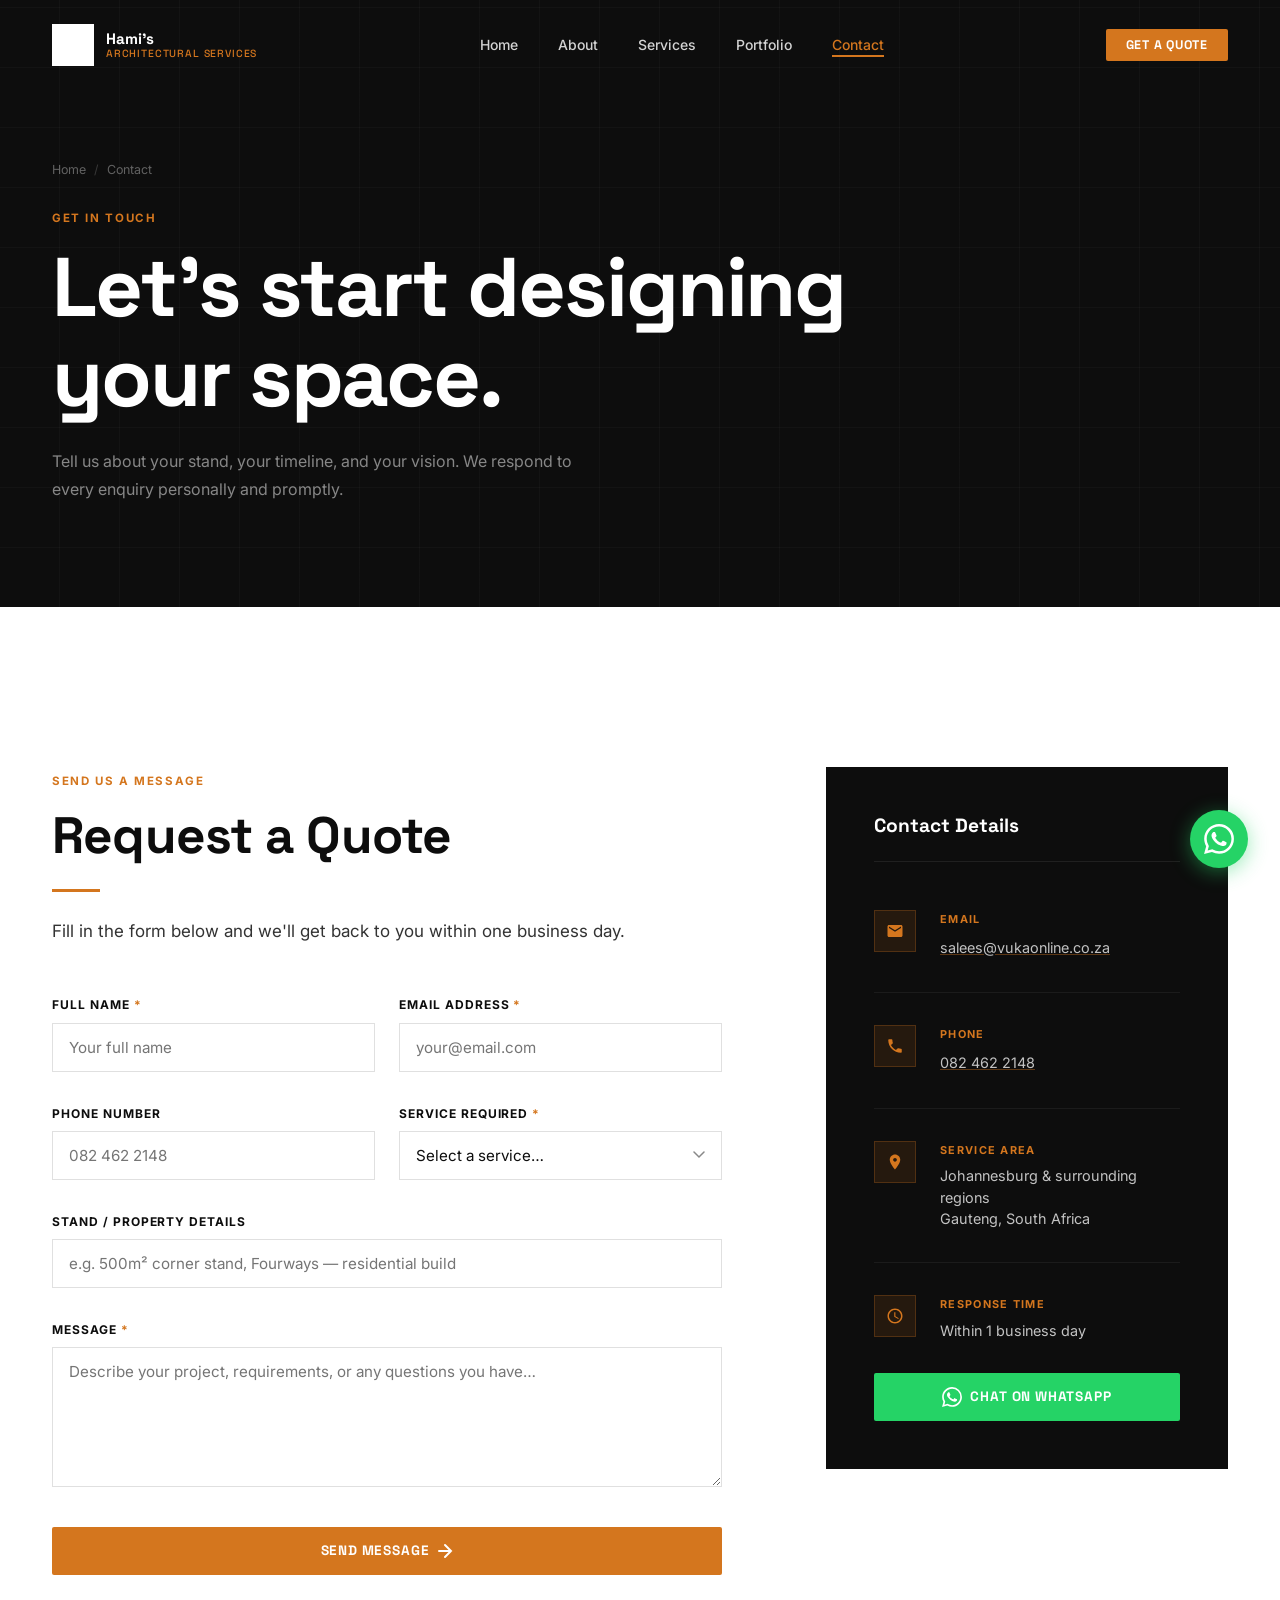
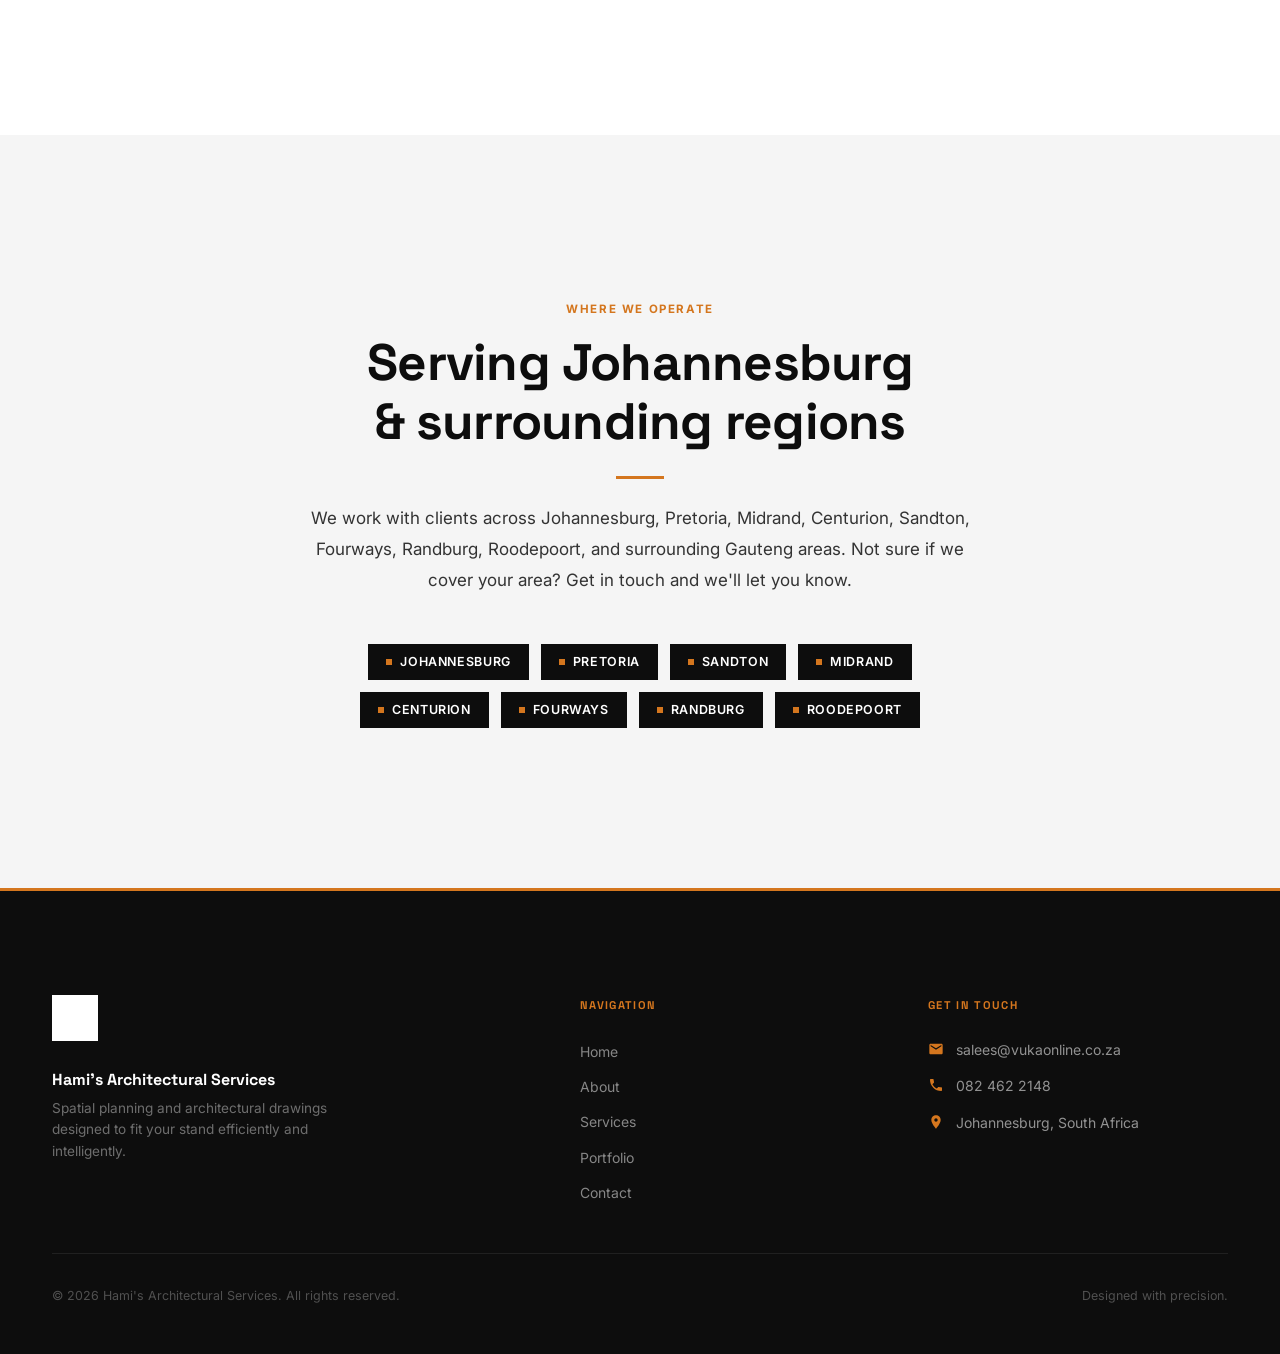
<file: contact.html>
<!DOCTYPE html>
<html lang="en">
<head>
  <meta charset="UTF-8" />
  <meta name="viewport" content="width=device-width, initial-scale=1.0" />
  <title>Contact — Hami's Architectural Services</title>
  <meta name="description" content="Get in touch with Hami's Architectural Services. Request a quote, ask a question, or discuss your architectural project with us." />
  <link rel="preconnect" href="https://fonts.googleapis.com" />
  <link rel="preconnect" href="https://fonts.gstatic.com" crossorigin />
  <link href="https://fonts.googleapis.com/css2?family=Space+Grotesk:wght@400;500;600;700&family=Inter:wght@400;500;600&display=swap" rel="stylesheet" />
  <link rel="stylesheet" href="css/style.css" />
</head>
<body>

<!-- ═══════════════════════════════ HEADER ═══════════════════════════════ -->
<header class="site-header">
  <div class="container">
    <nav class="nav">
      <a href="index.html" class="nav__logo" aria-label="Hami's Architectural Services — Home">
        <img src="Logo.png" alt="" class="nav__logo-img" width="42" height="42" />
        <div class="nav__logo-text">
          Hami's
          <span>Architectural Services</span>
        </div>
      </a>
      <ul class="nav__links" role="list">
        <li><a href="index.html"     class="nav__link">Home</a></li>
        <li><a href="about.html"     class="nav__link">About</a></li>
        <li><a href="services.html"  class="nav__link">Services</a></li>
        <li><a href="portfolio.html" class="nav__link">Portfolio</a></li>
        <li><a href="contact.html"   class="nav__link">Contact</a></li>
      </ul>
      <a href="contact.html" class="btn btn--primary nav__cta">Get a Quote</a>
      <button class="nav__hamburger" aria-label="Open navigation menu">
        <span></span><span></span><span></span>
      </button>
    </nav>
  </div>
</header>

<!-- ═══════════════════════════ MOBILE MENU ══════════════════════════════ -->
<div class="nav__mobile-menu" role="dialog" aria-modal="true" aria-label="Navigation menu">
  <button class="nav__mobile-close" aria-label="Close navigation menu">
    <svg width="24" height="24" viewBox="0 0 24 24" fill="none" stroke="currentColor" stroke-width="2" stroke-linecap="round">
      <line x1="18" y1="6" x2="6" y2="18"/><line x1="6" y1="6" x2="18" y2="18"/>
    </svg>
  </button>
  <ul role="list" style="display:flex;flex-direction:column;align-items:center;gap:2rem;">
    <li><a href="index.html"     class="nav__mobile-link">Home</a></li>
    <li><a href="about.html"     class="nav__mobile-link">About</a></li>
    <li><a href="services.html"  class="nav__mobile-link">Services</a></li>
    <li><a href="portfolio.html" class="nav__mobile-link">Portfolio</a></li>
    <li><a href="contact.html"   class="nav__mobile-link">Contact</a></li>
  </ul>
  <a href="contact.html" class="btn btn--primary" style="margin-top:2.5rem;">Get a Quote</a>
</div>

<!-- ═══════════════════════════════ MAIN ════════════════════════════════ -->
<main>

  <!-- ── PAGE HERO ──────────────────────────────────────────── -->
  <section class="page-hero">
    <div class="container">
      <nav class="page-hero__breadcrumb" aria-label="Breadcrumb">
        <a href="index.html">Home</a>
        <span class="page-hero__breadcrumb-sep" aria-hidden="true">/</span>
        <span aria-current="page">Contact</span>
      </nav>
      <span class="section-label">Get In Touch</span>
      <h1 class="page-hero__title">Let's start designing<br />your space.</h1>
      <p class="page-hero__subtitle">
        Tell us about your stand, your timeline, and your vision. We respond to every enquiry personally and promptly.
      </p>
    </div>
  </section>

  <!-- ── CONTACT MAIN ───────────────────────────────────────── -->
  <section class="section">
    <div class="container">
      <div class="contact-grid">

        <!-- ── FORM ──────────────────────────────────────────── -->
        <div class="fade-in">
          <span class="section-label">Send Us a Message</span>
          <h2 style="margin-bottom:var(--space-md);">Request a Quote</h2>
          <div class="divider" style="margin-top:0;"></div>
          <p style="margin-bottom:var(--space-xl);">Fill in the form below and we'll get back to you within one business day.</p>

          <!--
            FORMSPREE SETUP:
            1. Go to https://formspree.io and create a free account
            2. Create a new form and copy your form ID
            3. Replace YOUR_FORM_ID below with your actual form ID
            Example: action="https://formspree.io/f/abcd1234"
          -->
          <form
            action="https://formspree.io/f/YOUR_FORM_ID"
            method="POST"
            class="contact-form"
            novalidate
          >
            <!-- Hidden fields for Formspree -->
            <input type="hidden" name="_subject" value="New Enquiry — Hami's Architectural Services" />
            <input type="text"   name="_gotcha"  style="display:none" tabindex="-1" autocomplete="off" />

            <div class="form-row">
              <div class="form-group">
                <label for="name" class="form-label">Full Name <span style="color:var(--orange)">*</span></label>
                <input
                  type="text"
                  id="name"
                  name="name"
                  class="form-input"
                  placeholder="Your full name"
                  required
                  autocomplete="name"
                />
              </div>
              <div class="form-group">
                <label for="email" class="form-label">Email Address <span style="color:var(--orange)">*</span></label>
                <input
                  type="email"
                  id="email"
                  name="email"
                  class="form-input"
                  placeholder="your@email.com"
                  required
                  autocomplete="email"
                />
              </div>
            </div>

            <div class="form-row">
              <div class="form-group">
                <label for="phone" class="form-label">Phone Number</label>
                <input
                  type="tel"
                  id="phone"
                  name="phone"
                  class="form-input"
                  placeholder="082 462 2148"
                  autocomplete="tel"
                />
              </div>
              <div class="form-group">
                <label for="service" class="form-label">Service Required <span style="color:var(--orange)">*</span></label>
                <select id="service" name="service" class="form-select" required>
                  <option value="" disabled selected>Select a service…</option>
                  <option value="Spatial Planning">Spatial Planning</option>
                  <option value="Architectural Drawings">Architectural Drawings</option>
                  <option value="Stand Optimisation">Stand Optimisation</option>
                  <option value="Custom Design Solutions">Custom Design Solutions</option>
                  <option value="General Enquiry">General Enquiry</option>
                </select>
              </div>
            </div>

            <div class="form-group">
              <label for="stand" class="form-label">Stand / Property Details</label>
              <input
                type="text"
                id="stand"
                name="stand_details"
                class="form-input"
                placeholder="e.g. 500m² corner stand, Fourways — residential build"
              />
            </div>

            <div class="form-group">
              <label for="message" class="form-label">Message <span style="color:var(--orange)">*</span></label>
              <textarea
                id="message"
                name="message"
                class="form-textarea"
                placeholder="Describe your project, requirements, or any questions you have…"
                required
              ></textarea>
            </div>

            <button type="submit" class="btn btn--primary" style="width:100%;padding:1rem;">
              Send Message
              <svg width="16" height="16" viewBox="0 0 16 16" fill="none" stroke="currentColor" stroke-width="2" stroke-linecap="round" aria-hidden="true">
                <path d="M2 8h12M8 2l6 6-6 6"/>
              </svg>
            </button>
          </form>

          <!-- Success message shown after Formspree redirect -->
          <div class="form-success" role="alert">
            <strong>Message sent!</strong> Thank you for reaching out. We'll be in touch within one business day.
          </div>
        </div>

        <!-- ── CONTACT INFO ───────────────────────────────────── -->
        <div class="fade-in fade-in-delay-2">
          <div class="contact-info">
            <h3 class="contact-info__heading">Contact Details</h3>

            <div class="contact-info__item">
              <div class="contact-info__icon">
                <svg viewBox="0 0 24 24" aria-hidden="true"><path d="M20 4H4c-1.1 0-2 .9-2 2v12c0 1.1.9 2 2 2h16c1.1 0 2-.9 2-2V6c0-1.1-.9-2-2-2zm0 4l-8 5-8-5V6l8 5 8-5v2z"/></svg>
              </div>
              <div>
                <p class="contact-info__label">Email</p>
                <a href="mailto:salees@vukaonline.co.za" class="contact-info__value" style="text-decoration:underline;text-decoration-color:rgba(212,118,30,0.4);">
                  salees@vukaonline.co.za
                </a>
              </div>
            </div>

            <div class="contact-info__item">
              <div class="contact-info__icon">
                <svg viewBox="0 0 24 24" aria-hidden="true"><path d="M6.62 10.79c1.44 2.83 3.76 5.14 6.59 6.59l2.2-2.2c.27-.27.67-.36 1.02-.24 1.12.37 2.33.57 3.57.57.55 0 1 .45 1 1V20c0 .55-.45 1-1 1-9.39 0-17-7.61-17-17 0-.55.45-1 1-1h3.5c.55 0 1 .45 1 1 0 1.25.2 2.45.57 3.57.11.35.03.74-.25 1.02l-2.2 2.2z"/></svg>
              </div>
              <div>
                <p class="contact-info__label">Phone</p>
                <a href="tel:+27824622148" class="contact-info__value" style="text-decoration:underline;text-decoration-color:rgba(212,118,30,0.4);">082 462 2148</a>
              </div>
            </div>

            <div class="contact-info__item">
              <div class="contact-info__icon">
                <svg viewBox="0 0 24 24" aria-hidden="true"><path d="M12 2C8.13 2 5 5.13 5 9c0 5.25 7 13 7 13s7-7.75 7-13c0-3.87-3.13-7-7-7zm0 9.5c-1.38 0-2.5-1.12-2.5-2.5s1.12-2.5 2.5-2.5 2.5 1.12 2.5 2.5-1.12 2.5-2.5 2.5z"/></svg>
              </div>
              <div>
                <p class="contact-info__label">Service Area</p>
                <p class="contact-info__value">Johannesburg &amp; surrounding regions<br />Gauteng, South Africa</p>
              </div>
            </div>

            <div class="contact-info__item">
              <div class="contact-info__icon">
                <svg viewBox="0 0 24 24" aria-hidden="true"><path d="M11.99 2C6.47 2 2 6.48 2 12s4.47 10 9.99 10C17.52 22 22 17.52 22 12S17.52 2 11.99 2zM12 20c-4.42 0-8-3.58-8-8s3.58-8 8-8 8 3.58 8 8-3.58 8-8 8zm.5-13H11v6l5.25 3.15.75-1.23-4.5-2.67V7z"/></svg>
              </div>
              <div>
                <p class="contact-info__label">Response Time</p>
                <p class="contact-info__value">Within 1 business day</p>
              </div>
            </div>

            <!-- WhatsApp CTA -->
            <!--
              Replace the href below with your actual WhatsApp number.
              Format: https://wa.me/27824622148 (country code without +)
              Example: https://wa.me/27821234567
            -->
            <a href="https://wa.me/27824622148?text=Hi%2C%20I%27d%20like%20to%20discuss%20a%20project%20with%20Hami%27s%20Architectural%20Services."
               class="btn btn--whatsapp"
               target="_blank"
               rel="noopener noreferrer"
               aria-label="Chat with us on WhatsApp">
              <svg viewBox="0 0 24 24" aria-hidden="true">
                <path d="M17.472 14.382c-.297-.149-1.758-.867-2.03-.967-.273-.099-.471-.148-.67.15-.197.297-.767.966-.94 1.164-.173.199-.347.223-.644.075-.297-.15-1.255-.463-2.39-1.475-.883-.788-1.48-1.761-1.653-2.059-.173-.297-.018-.458.13-.606.134-.133.298-.347.446-.52.149-.174.198-.298.298-.497.099-.198.05-.371-.025-.52-.075-.149-.669-1.612-.916-2.207-.242-.579-.487-.5-.669-.51-.173-.008-.371-.01-.57-.01-.198 0-.52.074-.792.372-.272.297-1.04 1.016-1.04 2.479 0 1.462 1.065 2.875 1.213 3.074.149.198 2.096 3.2 5.077 4.487.709.306 1.262.489 1.694.625.712.227 1.36.195 1.871.118.571-.085 1.758-.719 2.006-1.413.248-.694.248-1.289.173-1.413-.074-.124-.272-.198-.57-.347m-5.421 7.403h-.004a9.87 9.87 0 01-5.031-1.378l-.361-.214-3.741.982.998-3.648-.235-.374a9.86 9.86 0 01-1.51-5.26c.001-5.45 4.436-9.884 9.888-9.884 2.64 0 5.122 1.03 6.988 2.898a9.825 9.825 0 012.893 6.994c-.003 5.45-4.437 9.884-9.885 9.884m8.413-18.297A11.815 11.815 0 0012.05 0C5.495 0 .16 5.335.157 11.892c0 2.096.547 4.142 1.588 5.945L.057 24l6.305-1.654a11.882 11.882 0 005.683 1.448h.005c6.554 0 11.89-5.335 11.893-11.893a11.821 11.821 0 00-3.48-8.413z"/>
              </svg>
              Chat on WhatsApp
            </a>
          </div>
        </div>

      </div>
    </div>
  </section>

  <!-- ── SERVICE AREA NOTE ──────────────────────────────────── -->
  <section class="section section--gray">
    <div class="container">
      <div style="max-width:680px;margin-inline:auto;text-align:center;" class="fade-in">
        <span class="section-label">Where We Operate</span>
        <h2>Serving Johannesburg<br />&amp; surrounding regions</h2>
        <div class="divider divider--center"></div>
        <p>We work with clients across Johannesburg, Pretoria, Midrand, Centurion, Sandton, Fourways, Randburg, Roodepoort, and surrounding Gauteng areas. Not sure if we cover your area? Get in touch and we'll let you know.</p>
        <div style="margin-top:var(--space-xl);display:flex;justify-content:center;flex-wrap:wrap;gap:0.75rem;">
          <span class="expertise-tag">Johannesburg</span>
          <span class="expertise-tag">Pretoria</span>
          <span class="expertise-tag">Sandton</span>
          <span class="expertise-tag">Midrand</span>
          <span class="expertise-tag">Centurion</span>
          <span class="expertise-tag">Fourways</span>
          <span class="expertise-tag">Randburg</span>
          <span class="expertise-tag">Roodepoort</span>
        </div>
      </div>
    </div>
  </section>

</main>

<!-- ═══════════════════════════════ FOOTER ═══════════════════════════════ -->
<footer class="site-footer">
  <div class="container">
    <div class="footer__grid">
      <div>
        <img src="Logo.png" alt="Hami's Architectural Services" class="footer__logo-img" width="46" height="46" />
        <p class="footer__name">Hami's Architectural Services</p>
        <p class="footer__tagline">Spatial planning and architectural drawings designed to fit your stand efficiently and intelligently.</p>
      </div>
      <div>
        <p class="footer__heading">Navigation</p>
        <ul class="footer__links" role="list">
          <li><a href="index.html"     class="footer__link">Home</a></li>
          <li><a href="about.html"     class="footer__link">About</a></li>
          <li><a href="services.html"  class="footer__link">Services</a></li>
          <li><a href="portfolio.html" class="footer__link">Portfolio</a></li>
          <li><a href="contact.html"   class="footer__link">Contact</a></li>
        </ul>
      </div>
      <div>
        <p class="footer__heading">Get In Touch</p>
        <div class="footer__contact-item">
          <svg class="footer__contact-icon" viewBox="0 0 24 24" aria-hidden="true"><path d="M20 4H4c-1.1 0-2 .9-2 2v12c0 1.1.9 2 2 2h16c1.1 0 2-.9 2-2V6c0-1.1-.9-2-2-2zm0 4l-8 5-8-5V6l8 5 8-5v2z"/></svg>
          <span>salees@vukaonline.co.za</span>
        </div>
        <div class="footer__contact-item">
          <svg class="footer__contact-icon" viewBox="0 0 24 24" aria-hidden="true"><path d="M6.62 10.79c1.44 2.83 3.76 5.14 6.59 6.59l2.2-2.2c.27-.27.67-.36 1.02-.24 1.12.37 2.33.57 3.57.57.55 0 1 .45 1 1V20c0 .55-.45 1-1 1-9.39 0-17-7.61-17-17 0-.55.45-1 1-1h3.5c.55 0 1 .45 1 1 0 1.25.2 2.45.57 3.57.11.35.03.74-.25 1.02l-2.2 2.2z"/></svg>
          <span>082 462 2148</span>
        </div>
        <div class="footer__contact-item">
          <svg class="footer__contact-icon" viewBox="0 0 24 24" aria-hidden="true"><path d="M12 2C8.13 2 5 5.13 5 9c0 5.25 7 13 7 13s7-7.75 7-13c0-3.87-3.13-7-7-7zm0 9.5c-1.38 0-2.5-1.12-2.5-2.5s1.12-2.5 2.5-2.5 2.5 1.12 2.5 2.5-1.12 2.5-2.5 2.5z"/></svg>
          <span>Johannesburg, South Africa</span>
        </div>
      </div>
    </div>
    <div class="footer__bottom">
      <span>&copy; <span class="footer__year">2025</span> Hami's Architectural Services. All rights reserved.</span>
      <span>Designed with precision.</span>
    </div>
  </div>
</footer>

<!-- ═══════════════════ WHATSAPP FLOAT ═══════════════════════ -->
<a href="https://wa.me/27824622148?text=Hi%2C%20I%27d%20like%20to%20discuss%20a%20project%20with%20Hami%27s%20Architectural%20Services."
   class="wa-float"
   data-tooltip="Chat on WhatsApp"
   target="_blank"
   rel="noopener noreferrer"
   aria-label="Chat with us on WhatsApp">
  <svg viewBox="0 0 24 24" aria-hidden="true">
    <path d="M17.472 14.382c-.297-.149-1.758-.867-2.03-.967-.273-.099-.471-.148-.67.15-.197.297-.767.966-.94 1.164-.173.199-.347.223-.644.075-.297-.15-1.255-.463-2.39-1.475-.883-.788-1.48-1.761-1.653-2.059-.173-.297-.018-.458.13-.606.134-.133.298-.347.446-.52.149-.174.198-.298.298-.497.099-.198.05-.371-.025-.52-.075-.149-.669-1.612-.916-2.207-.242-.579-.487-.5-.669-.51-.173-.008-.371-.01-.57-.01-.198 0-.52.074-.792.372-.272.297-1.04 1.016-1.04 2.479 0 1.462 1.065 2.875 1.213 3.074.149.198 2.096 3.2 5.077 4.487.709.306 1.262.489 1.694.625.712.227 1.36.195 1.871.118.571-.085 1.758-.719 2.006-1.413.248-.694.248-1.289.173-1.413-.074-.124-.272-.198-.57-.347m-5.421 7.403h-.004a9.87 9.87 0 01-5.031-1.378l-.361-.214-3.741.982.998-3.648-.235-.374a9.86 9.86 0 01-1.51-5.26c.001-5.45 4.436-9.884 9.888-9.884 2.64 0 5.122 1.03 6.988 2.898a9.825 9.825 0 012.893 6.994c-.003 5.45-4.437 9.884-9.885 9.884m8.413-18.297A11.815 11.815 0 0012.05 0C5.495 0 .16 5.335.157 11.892c0 2.096.547 4.142 1.588 5.945L.057 24l6.305-1.654a11.882 11.882 0 005.683 1.448h.005c6.554 0 11.89-5.335 11.893-11.893a11.821 11.821 0 00-3.48-8.413z"/>
  </svg>
</a>

<script src="js/main.js"></script>
</body>
</html>
</file>
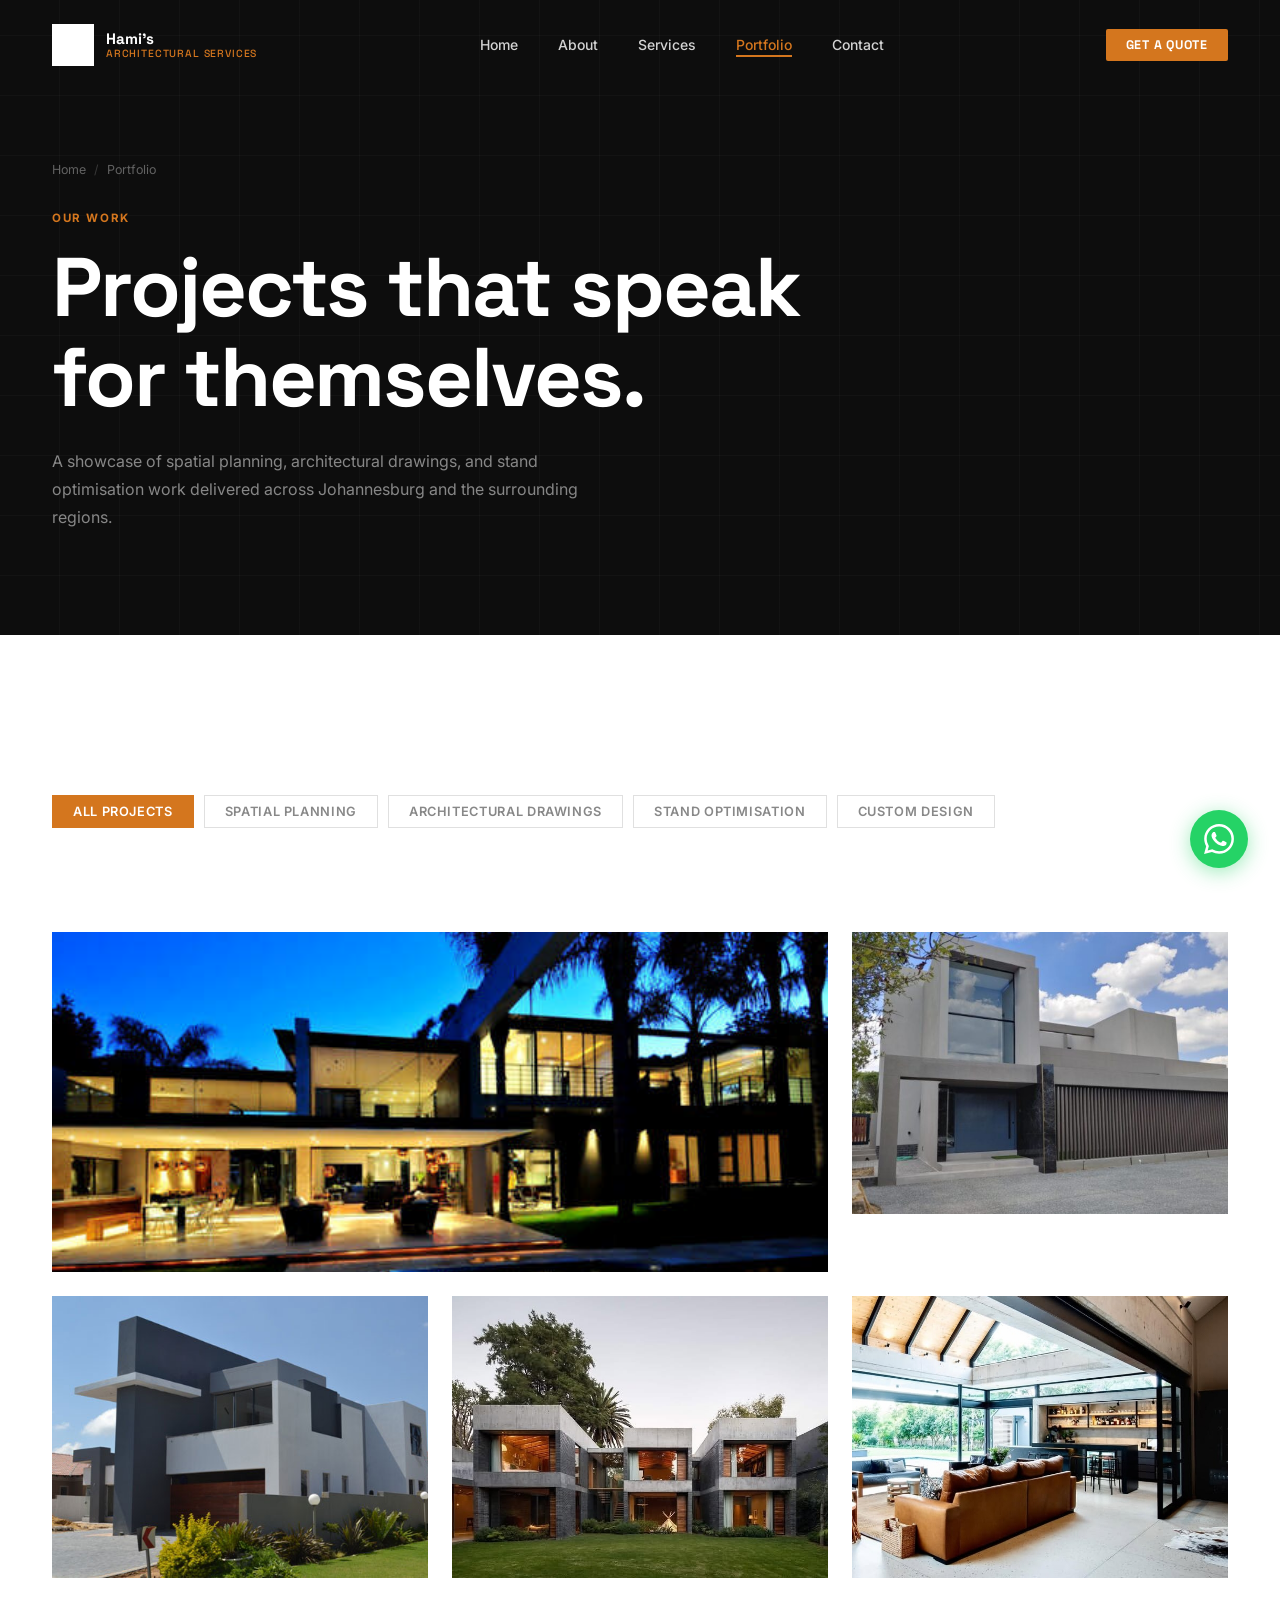
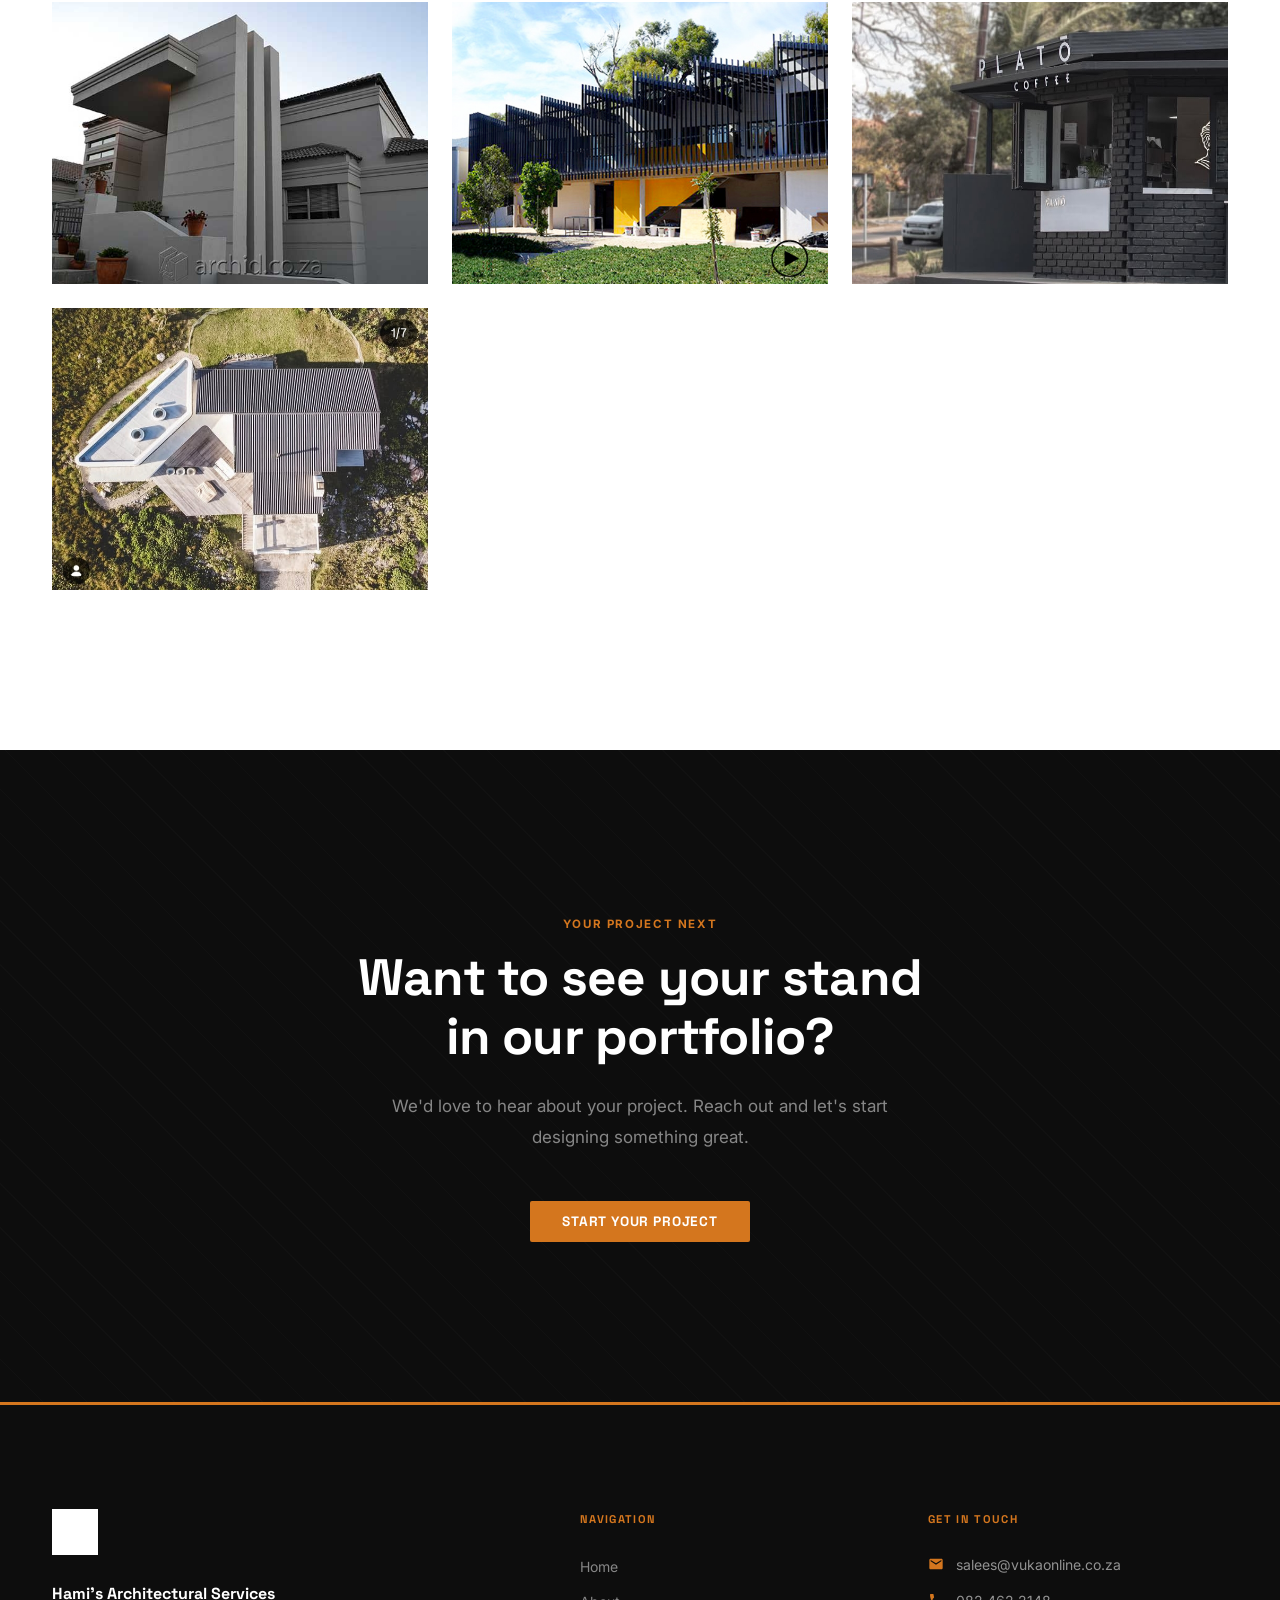
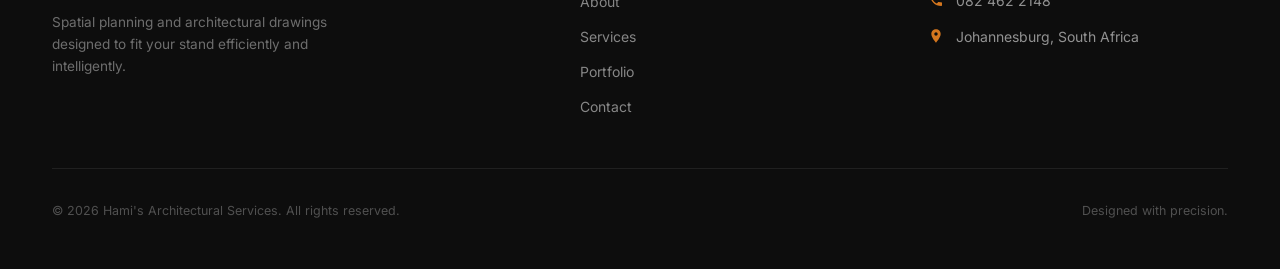
<file: portfolio.html>
<!DOCTYPE html>
<html lang="en">
<head>
  <meta charset="UTF-8" />
  <meta name="viewport" content="width=device-width, initial-scale=1.0" />
  <title>Portfolio — Hami's Architectural Services</title>
  <meta name="description" content="Browse our portfolio of spatial planning, architectural drawings, and stand optimisation projects across Johannesburg and surrounding areas." />
  <link rel="preconnect" href="https://fonts.googleapis.com" />
  <link rel="preconnect" href="https://fonts.gstatic.com" crossorigin />
  <link href="https://fonts.googleapis.com/css2?family=Space+Grotesk:wght@400;500;600;700&family=Inter:wght@400;500;600&display=swap" rel="stylesheet" />
  <link rel="stylesheet" href="css/style.css" />
  <style>
    /* Portfolio-specific styles */
    .portfolio-filters {
      display: flex;
      flex-wrap: wrap;
      gap: 0.625rem;
      margin-bottom: var(--space-2xl);
    }
    .filter-btn {
      padding: 0.5rem 1.25rem;
      font-family: var(--font-body);
      font-size: 0.8rem;
      font-weight: 600;
      letter-spacing: 0.05em;
      text-transform: uppercase;
      background: transparent;
      color: var(--gray-mid);
      border: 1.5px solid var(--gray-border);
      cursor: pointer;
      transition: all var(--transition-base);
    }
    .filter-btn:hover,
    .filter-btn.active {
      background: var(--black);
      color: var(--white);
      border-color: var(--black);
    }
    .filter-btn.active {
      border-color: var(--orange);
      background: var(--orange);
    }

    .portfolio-grid {
      display: grid;
      grid-template-columns: 1fr;
      gap: 1.5rem;
    }
    @media (min-width: 640px) {
      .portfolio-grid { grid-template-columns: repeat(2, 1fr); }
    }
    @media (min-width: 1024px) {
      .portfolio-grid { grid-template-columns: repeat(3, 1fr); }
    }

    /* Featured (wide) card */
    .portfolio-card--wide {
      grid-column: span 1;
    }
    @media (min-width: 640px) {
      .portfolio-card--wide { grid-column: span 2; }
    }
    @media (min-width: 1024px) {
      .portfolio-card--wide { grid-column: span 2; }
    }
    .portfolio-card--wide .portfolio-card__placeholder {
      aspect-ratio: 16/7;
    }
    .portfolio-card--wide {
      aspect-ratio: unset;
    }

    .portfolio-card__overlay { opacity: 0; }
    .portfolio-card:hover .portfolio-card__overlay { opacity: 1; }
  </style>
</head>
<body>

<!-- ═══════════════════════════════ HEADER ═══════════════════════════════ -->
<header class="site-header">
  <div class="container">
    <nav class="nav">
      <a href="index.html" class="nav__logo" aria-label="Hami's Architectural Services — Home">
        <img src="Logo.png" alt="" class="nav__logo-img" width="42" height="42" />
        <div class="nav__logo-text">
          Hami's
          <span>Architectural Services</span>
        </div>
      </a>
      <ul class="nav__links" role="list">
        <li><a href="index.html"     class="nav__link">Home</a></li>
        <li><a href="about.html"     class="nav__link">About</a></li>
        <li><a href="services.html"  class="nav__link">Services</a></li>
        <li><a href="portfolio.html" class="nav__link">Portfolio</a></li>
        <li><a href="contact.html"   class="nav__link">Contact</a></li>
      </ul>
      <a href="contact.html" class="btn btn--primary nav__cta">Get a Quote</a>
      <button class="nav__hamburger" aria-label="Open navigation menu">
        <span></span><span></span><span></span>
      </button>
    </nav>
  </div>
</header>

<!-- ═══════════════════════════ MOBILE MENU ══════════════════════════════ -->
<div class="nav__mobile-menu" role="dialog" aria-modal="true" aria-label="Navigation menu">
  <button class="nav__mobile-close" aria-label="Close navigation menu">
    <svg width="24" height="24" viewBox="0 0 24 24" fill="none" stroke="currentColor" stroke-width="2" stroke-linecap="round">
      <line x1="18" y1="6" x2="6" y2="18"/><line x1="6" y1="6" x2="18" y2="18"/>
    </svg>
  </button>
  <ul role="list" style="display:flex;flex-direction:column;align-items:center;gap:2rem;">
    <li><a href="index.html"     class="nav__mobile-link">Home</a></li>
    <li><a href="about.html"     class="nav__mobile-link">About</a></li>
    <li><a href="services.html"  class="nav__mobile-link">Services</a></li>
    <li><a href="portfolio.html" class="nav__mobile-link">Portfolio</a></li>
    <li><a href="contact.html"   class="nav__mobile-link">Contact</a></li>
  </ul>
  <a href="contact.html" class="btn btn--primary" style="margin-top:2.5rem;">Get a Quote</a>
</div>

<!-- ═══════════════════════════════ MAIN ════════════════════════════════ -->
<main>

  <!-- ── PAGE HERO ──────────────────────────────────────────── -->
  <section class="page-hero">
    <div class="container">
      <nav class="page-hero__breadcrumb" aria-label="Breadcrumb">
        <a href="index.html">Home</a>
        <span class="page-hero__breadcrumb-sep" aria-hidden="true">/</span>
        <span aria-current="page">Portfolio</span>
      </nav>
      <span class="section-label">Our Work</span>
      <h1 class="page-hero__title">Projects that speak<br />for themselves.</h1>
      <p class="page-hero__subtitle">
        A showcase of spatial planning, architectural drawings, and stand optimisation work delivered across Johannesburg and the surrounding regions.
      </p>
    </div>
  </section>

  <!-- ── PORTFOLIO GRID ─────────────────────────────────────── -->
  <section class="section">
    <div class="container">

      <!-- Filters -->
      <div class="portfolio-filters fade-in" role="group" aria-label="Filter projects">
        <button class="filter-btn active" data-filter="all">All Projects</button>
        <button class="filter-btn" data-filter="spatial">Spatial Planning</button>
        <button class="filter-btn" data-filter="drawings">Architectural Drawings</button>
        <button class="filter-btn" data-filter="optimisation">Stand Optimisation</button>
        <button class="filter-btn" data-filter="custom">Custom Design</button>
      </div>

      <!-- Grid -->
      <div class="portfolio-grid">

        <!-- 01 Featured wide card -->
        <article class="portfolio-card portfolio-card--wide fade-in" data-category="custom">
          <img
            src="Images/brian-road-residence-n260413-10pan.jpg"
            alt="Luxury residence with pool and open-plan entertainment area, lit at dusk"
            class="portfolio-card__image"
            loading="lazy"
            style="aspect-ratio:16/7;width:100%;min-height:260px;"
          />
          <div class="portfolio-card__overlay">
            <span class="portfolio-card__category">Custom Design</span>
            <h3 class="portfolio-card__title">Luxury Residence with Entertainment Pavilion</h3>
          </div>
        </article>

        <!-- 02 -->
        <article class="portfolio-card fade-in fade-in-delay-1" data-category="drawings">
          <img
            src="Images/Aluminium-Windows-Pivot-Door.-House-Tshepo-Molete-600x403.jpeg"
            alt="Contemporary double-storey home with aluminium windows and pivot door"
            class="portfolio-card__image"
            loading="lazy"
          />
          <div class="portfolio-card__overlay">
            <span class="portfolio-card__category">Architectural Drawings</span>
            <h3 class="portfolio-card__title">Contemporary Home — Johannesburg North</h3>
          </div>
        </article>

        <!-- 03 -->
        <article class="portfolio-card fade-in fade-in-delay-2" data-category="spatial">
          <img
            src="Images/Modern-3-Bedroom-House-Plans-with-Photos_Archid.jpg"
            alt="Modern 3-bedroom family home with bold geometric façade"
            class="portfolio-card__image"
            loading="lazy"
          />
          <div class="portfolio-card__overlay">
            <span class="portfolio-card__category">Spatial Planning</span>
            <h3 class="portfolio-card__title">3-Bedroom Family Home — Pretoria</h3>
          </div>
        </article>

        <!-- 04 -->
        <article class="portfolio-card fade-in fade-in-delay-1" data-category="optimisation">
          <img
            src="Images/WhatsApp%20Image%202026-04-15%20at%2011.23.05%20AM.jpeg"
            alt="Multi-unit residential complex on an optimised stand"
            class="portfolio-card__image"
            loading="lazy"
          />
          <div class="portfolio-card__overlay">
            <span class="portfolio-card__category">Stand Optimisation</span>
            <h3 class="portfolio-card__title">Multi-Unit Complex — Sandton</h3>
          </div>
        </article>

        <!-- 05 -->
        <article class="portfolio-card fade-in fade-in-delay-2" data-category="custom">
          <img
            src="Images/WhatsApp%20Image%202026-04-15%20at%2011.23.04%20AM.jpeg"
            alt="Open-plan interior with exposed timber roof and glass walls"
            class="portfolio-card__image"
            loading="lazy"
          />
          <div class="portfolio-card__overlay">
            <span class="portfolio-card__category">Custom Design</span>
            <h3 class="portfolio-card__title">Open-Plan Residence — Interior Design</h3>
          </div>
        </article>

        <!-- 06 -->
        <article class="portfolio-card fade-in fade-in-delay-3" data-category="drawings">
          <img
            src="Images/Modern-Tuscan-House-Plans-South-Africa-Three-Bedroom-House-Designs-Archid-22.jpg"
            alt="Modern Tuscan-style residence with striking cantilevered volumes"
            class="portfolio-card__image"
            loading="lazy"
          />
          <div class="portfolio-card__overlay">
            <span class="portfolio-card__category">Architectural Drawings</span>
            <h3 class="portfolio-card__title">Modern Tuscan Residence — Centurion</h3>
          </div>
        </article>

        <!-- 07 -->
        <article class="portfolio-card fade-in" data-category="spatial">
          <img
            src="Images/themaak-new-clinic-desmond-tutu-hiv-foundation-cape-town-south-africa-500-1.jpg"
            alt="Commercial building with louvred façade and bold yellow accent"
            class="portfolio-card__image"
            loading="lazy"
          />
          <div class="portfolio-card__overlay">
            <span class="portfolio-card__category">Spatial Planning</span>
            <h3 class="portfolio-card__title">Commercial Development — Cape Town</h3>
          </div>
        </article>

        <!-- 08 -->
        <article class="portfolio-card fade-in fade-in-delay-1" data-category="custom">
          <img
            src="Images/WhatsApp%20Image%202026-04-15%20at%2011.23.04%20AM%20(2).jpeg"
            alt="Boutique commercial kiosk with dark brick and industrial detailing"
            class="portfolio-card__image"
            loading="lazy"
          />
          <div class="portfolio-card__overlay">
            <span class="portfolio-card__category">Custom Design</span>
            <h3 class="portfolio-card__title">Boutique Commercial Kiosk — Johannesburg</h3>
          </div>
        </article>

        <!-- 09 -->
        <article class="portfolio-card fade-in fade-in-delay-2" data-category="optimisation">
          <img
            src="Images/WhatsApp%20Image%202026-04-15%20at%2011.23.04%20AM%20(1).jpeg"
            alt="Aerial view of a completed residential stand with pool and landscaping"
            class="portfolio-card__image"
            loading="lazy"
          />
          <div class="portfolio-card__overlay">
            <span class="portfolio-card__category">Stand Optimisation</span>
            <h3 class="portfolio-card__title">Aerial Site View — Residential Stand</h3>
          </div>
        </article>

      </div>
    </div>
  </section>

  <!-- ── CTA BANNER ────────────────────────────────────────── -->
  <section class="cta-banner fade-in">
    <div class="container">
      <span class="section-label">Your Project Next</span>
      <h2>Want to see your stand<br />in our portfolio?</h2>
      <p>We'd love to hear about your project. Reach out and let's start designing something great.</p>
      <a href="contact.html" class="btn btn--primary">Start Your Project</a>
    </div>
  </section>

</main>

<!-- ═══════════════════════════════ FOOTER ═══════════════════════════════ -->
<footer class="site-footer">
  <div class="container">
    <div class="footer__grid">
      <div>
        <img src="Logo.png" alt="Hami's Architectural Services" class="footer__logo-img" width="46" height="46" />
        <p class="footer__name">Hami's Architectural Services</p>
        <p class="footer__tagline">Spatial planning and architectural drawings designed to fit your stand efficiently and intelligently.</p>
      </div>
      <div>
        <p class="footer__heading">Navigation</p>
        <ul class="footer__links" role="list">
          <li><a href="index.html"     class="footer__link">Home</a></li>
          <li><a href="about.html"     class="footer__link">About</a></li>
          <li><a href="services.html"  class="footer__link">Services</a></li>
          <li><a href="portfolio.html" class="footer__link">Portfolio</a></li>
          <li><a href="contact.html"   class="footer__link">Contact</a></li>
        </ul>
      </div>
      <div>
        <p class="footer__heading">Get In Touch</p>
        <div class="footer__contact-item">
          <svg class="footer__contact-icon" viewBox="0 0 24 24" aria-hidden="true"><path d="M20 4H4c-1.1 0-2 .9-2 2v12c0 1.1.9 2 2 2h16c1.1 0 2-.9 2-2V6c0-1.1-.9-2-2-2zm0 4l-8 5-8-5V6l8 5 8-5v2z"/></svg>
          <span>salees@vukaonline.co.za</span>
        </div>
        <div class="footer__contact-item">
          <svg class="footer__contact-icon" viewBox="0 0 24 24" aria-hidden="true"><path d="M6.62 10.79c1.44 2.83 3.76 5.14 6.59 6.59l2.2-2.2c.27-.27.67-.36 1.02-.24 1.12.37 2.33.57 3.57.57.55 0 1 .45 1 1V20c0 .55-.45 1-1 1-9.39 0-17-7.61-17-17 0-.55.45-1 1-1h3.5c.55 0 1 .45 1 1 0 1.25.2 2.45.57 3.57.11.35.03.74-.25 1.02l-2.2 2.2z"/></svg>
          <span>082 462 2148</span>
        </div>
        <div class="footer__contact-item">
          <svg class="footer__contact-icon" viewBox="0 0 24 24" aria-hidden="true"><path d="M12 2C8.13 2 5 5.13 5 9c0 5.25 7 13 7 13s7-7.75 7-13c0-3.87-3.13-7-7-7zm0 9.5c-1.38 0-2.5-1.12-2.5-2.5s1.12-2.5 2.5-2.5 2.5 1.12 2.5 2.5-1.12 2.5-2.5 2.5z"/></svg>
          <span>Johannesburg, South Africa</span>
        </div>
      </div>
    </div>
    <div class="footer__bottom">
      <span>&copy; <span class="footer__year">2025</span> Hami's Architectural Services. All rights reserved.</span>
      <span>Designed with precision.</span>
    </div>
  </div>
</footer>

<!-- ═══════════════════ WHATSAPP FLOAT ═══════════════════════ -->
<a href="https://wa.me/27824622148?text=Hi%2C%20I%27d%20like%20to%20discuss%20a%20project%20with%20Hami%27s%20Architectural%20Services."
   class="wa-float"
   data-tooltip="Chat on WhatsApp"
   target="_blank"
   rel="noopener noreferrer"
   aria-label="Chat with us on WhatsApp">
  <svg viewBox="0 0 24 24" aria-hidden="true">
    <path d="M17.472 14.382c-.297-.149-1.758-.867-2.03-.967-.273-.099-.471-.148-.67.15-.197.297-.767.966-.94 1.164-.173.199-.347.223-.644.075-.297-.15-1.255-.463-2.39-1.475-.883-.788-1.48-1.761-1.653-2.059-.173-.297-.018-.458.13-.606.134-.133.298-.347.446-.52.149-.174.198-.298.298-.497.099-.198.05-.371-.025-.52-.075-.149-.669-1.612-.916-2.207-.242-.579-.487-.5-.669-.51-.173-.008-.371-.01-.57-.01-.198 0-.52.074-.792.372-.272.297-1.04 1.016-1.04 2.479 0 1.462 1.065 2.875 1.213 3.074.149.198 2.096 3.2 5.077 4.487.709.306 1.262.489 1.694.625.712.227 1.36.195 1.871.118.571-.085 1.758-.719 2.006-1.413.248-.694.248-1.289.173-1.413-.074-.124-.272-.198-.57-.347m-5.421 7.403h-.004a9.87 9.87 0 01-5.031-1.378l-.361-.214-3.741.982.998-3.648-.235-.374a9.86 9.86 0 01-1.51-5.26c.001-5.45 4.436-9.884 9.888-9.884 2.64 0 5.122 1.03 6.988 2.898a9.825 9.825 0 012.893 6.994c-.003 5.45-4.437 9.884-9.885 9.884m8.413-18.297A11.815 11.815 0 0012.05 0C5.495 0 .16 5.335.157 11.892c0 2.096.547 4.142 1.588 5.945L.057 24l6.305-1.654a11.882 11.882 0 005.683 1.448h.005c6.554 0 11.89-5.335 11.893-11.893a11.821 11.821 0 00-3.48-8.413z"/>
  </svg>
</a>

<script src="js/main.js"></script>
<script>
  /* Portfolio filter */
  (function () {
    var filterBtns = document.querySelectorAll('.filter-btn');
    var cards      = document.querySelectorAll('.portfolio-card[data-category]');

    filterBtns.forEach(function (btn) {
      btn.addEventListener('click', function () {
        var filter = this.dataset.filter;

        filterBtns.forEach(function (b) { b.classList.remove('active'); });
        this.classList.add('active');

        cards.forEach(function (card) {
          if (filter === 'all' || card.dataset.category === filter) {
            card.style.display = '';
          } else {
            card.style.display = 'none';
          }
        });
      });
    });
  })();
</script>
</body>
</html>
</file>
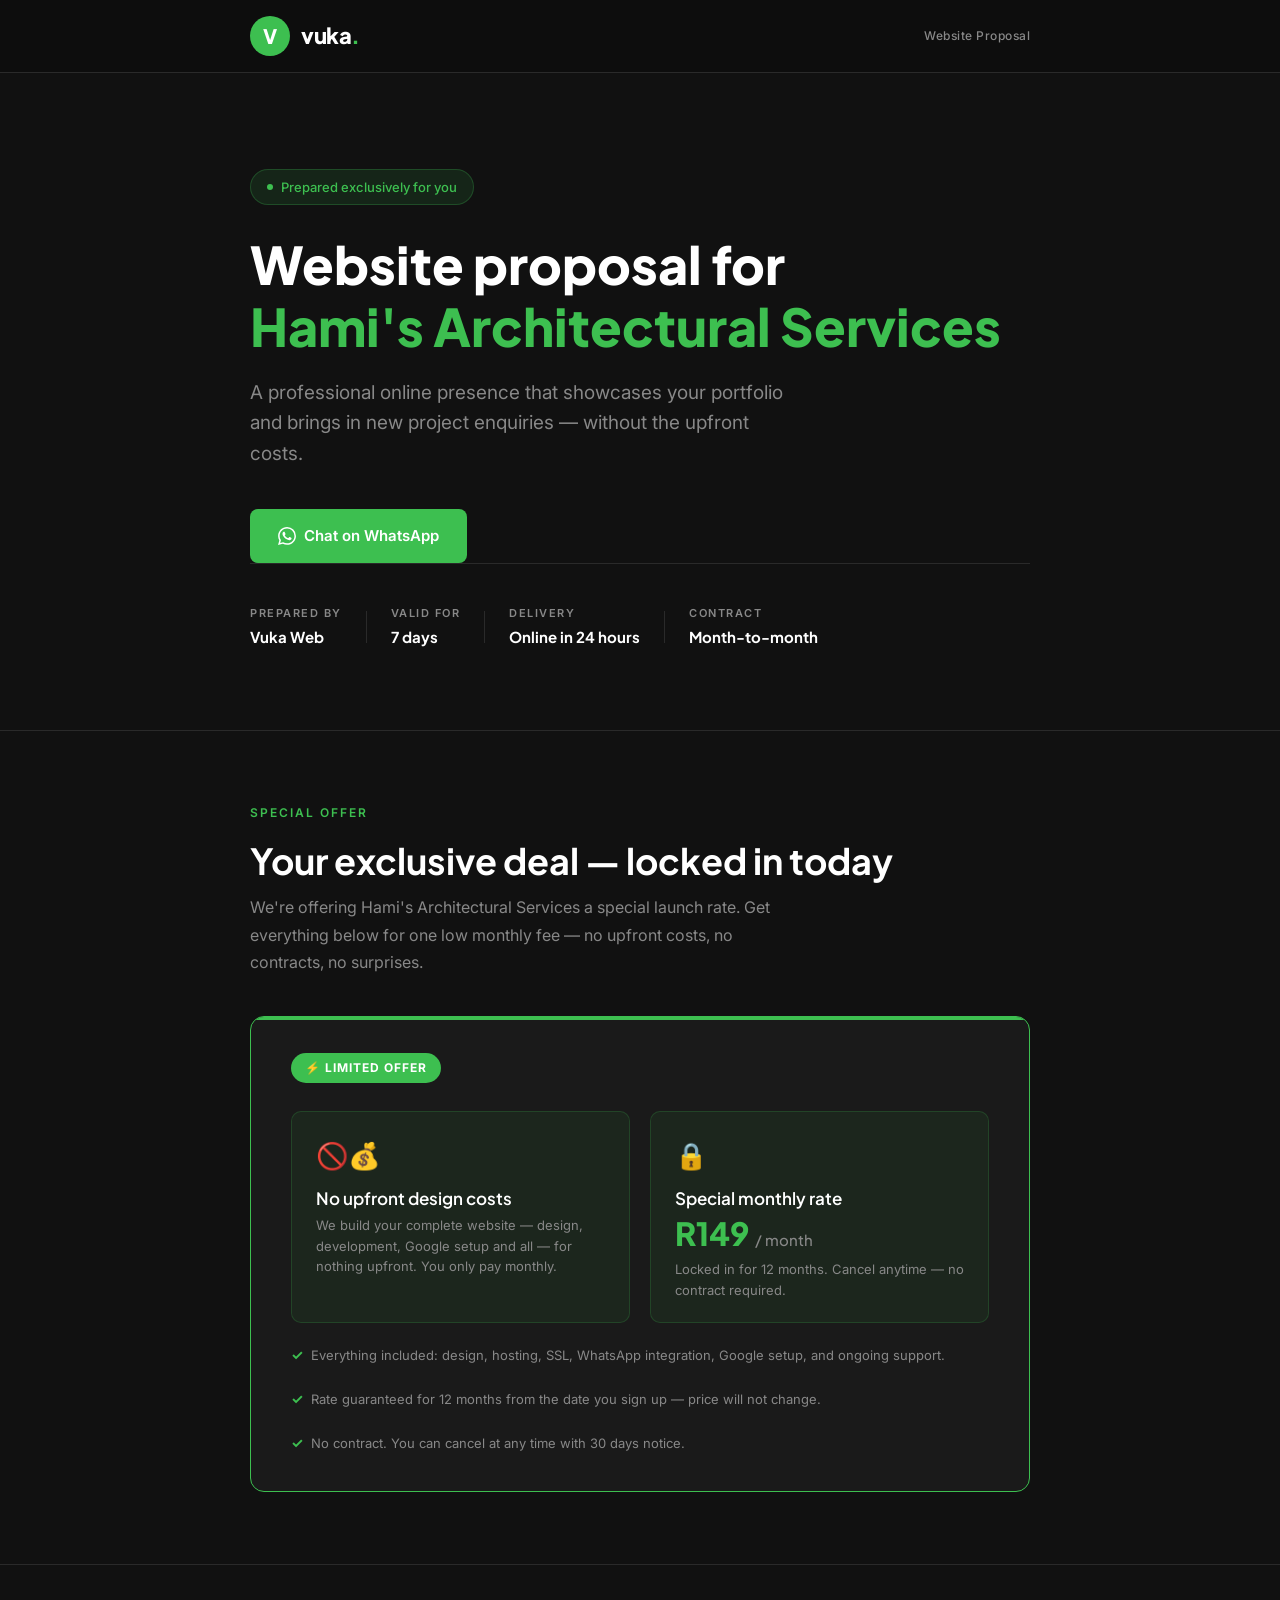
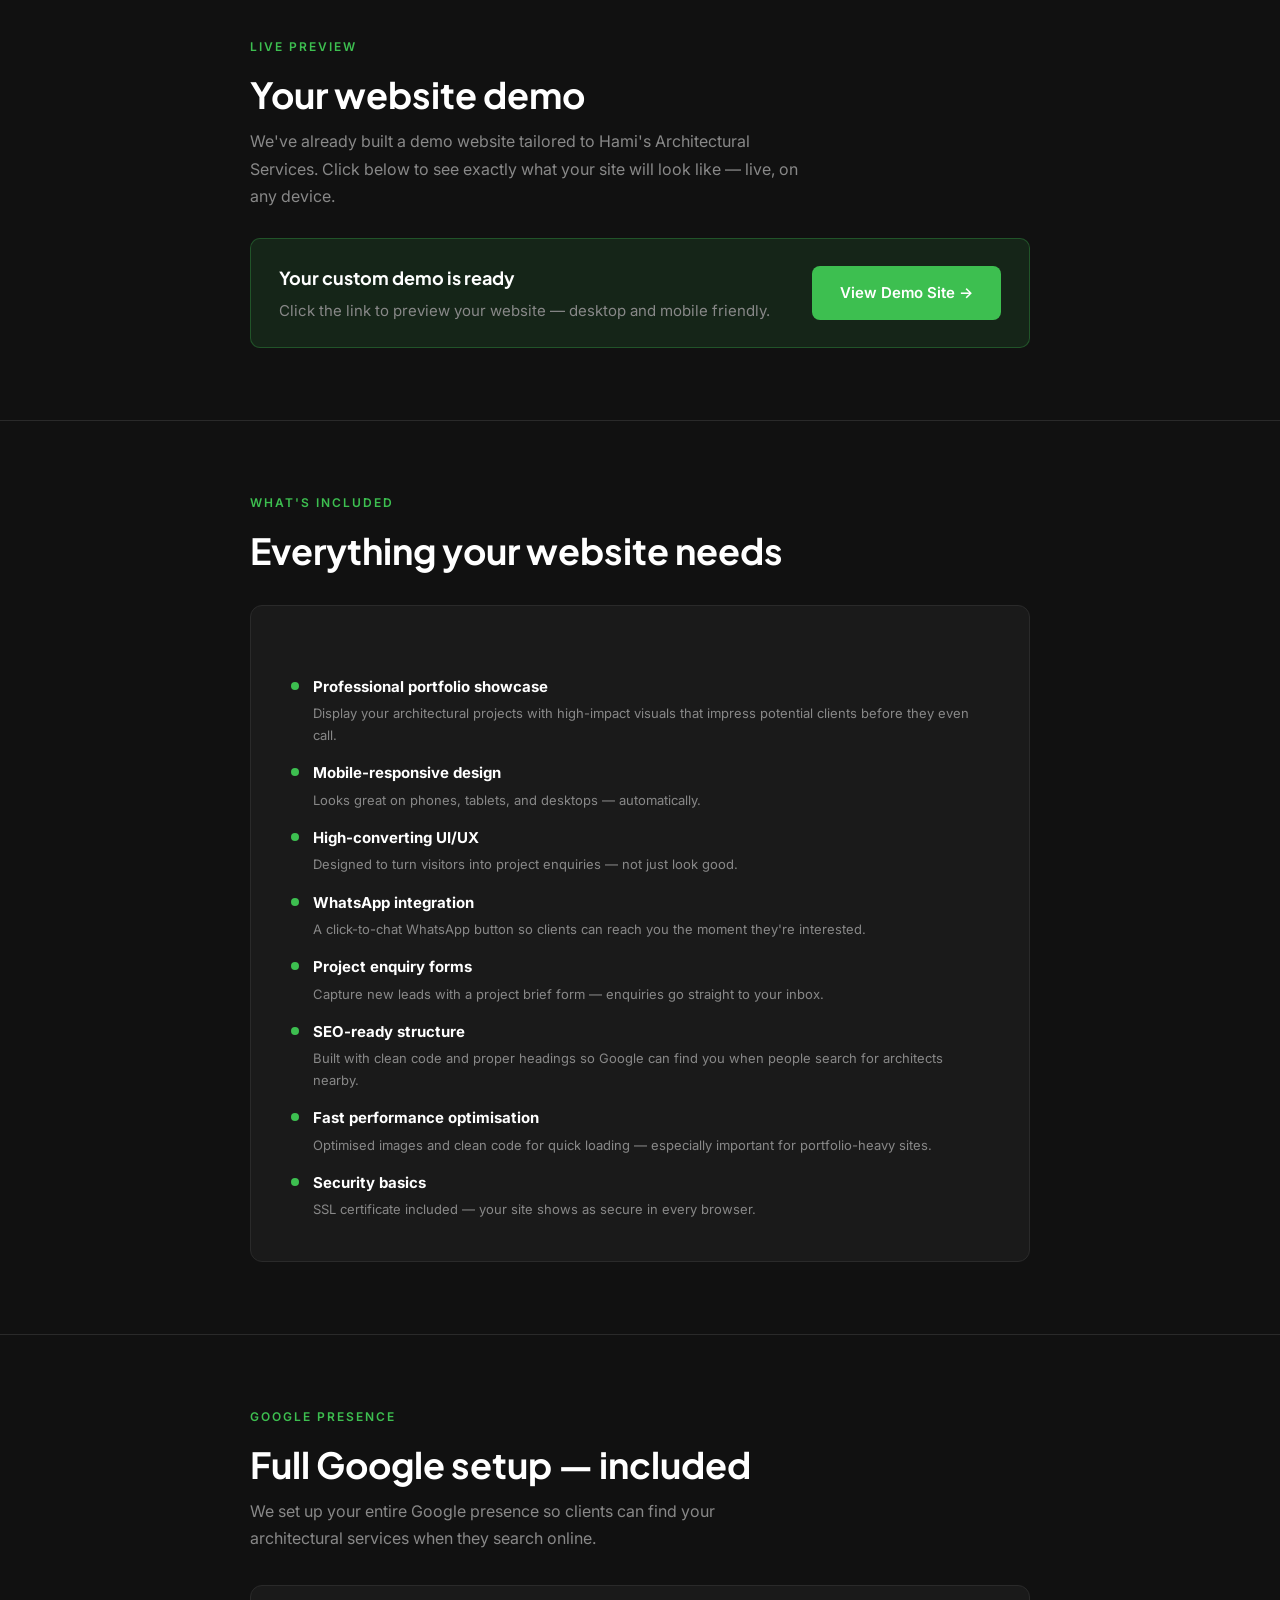
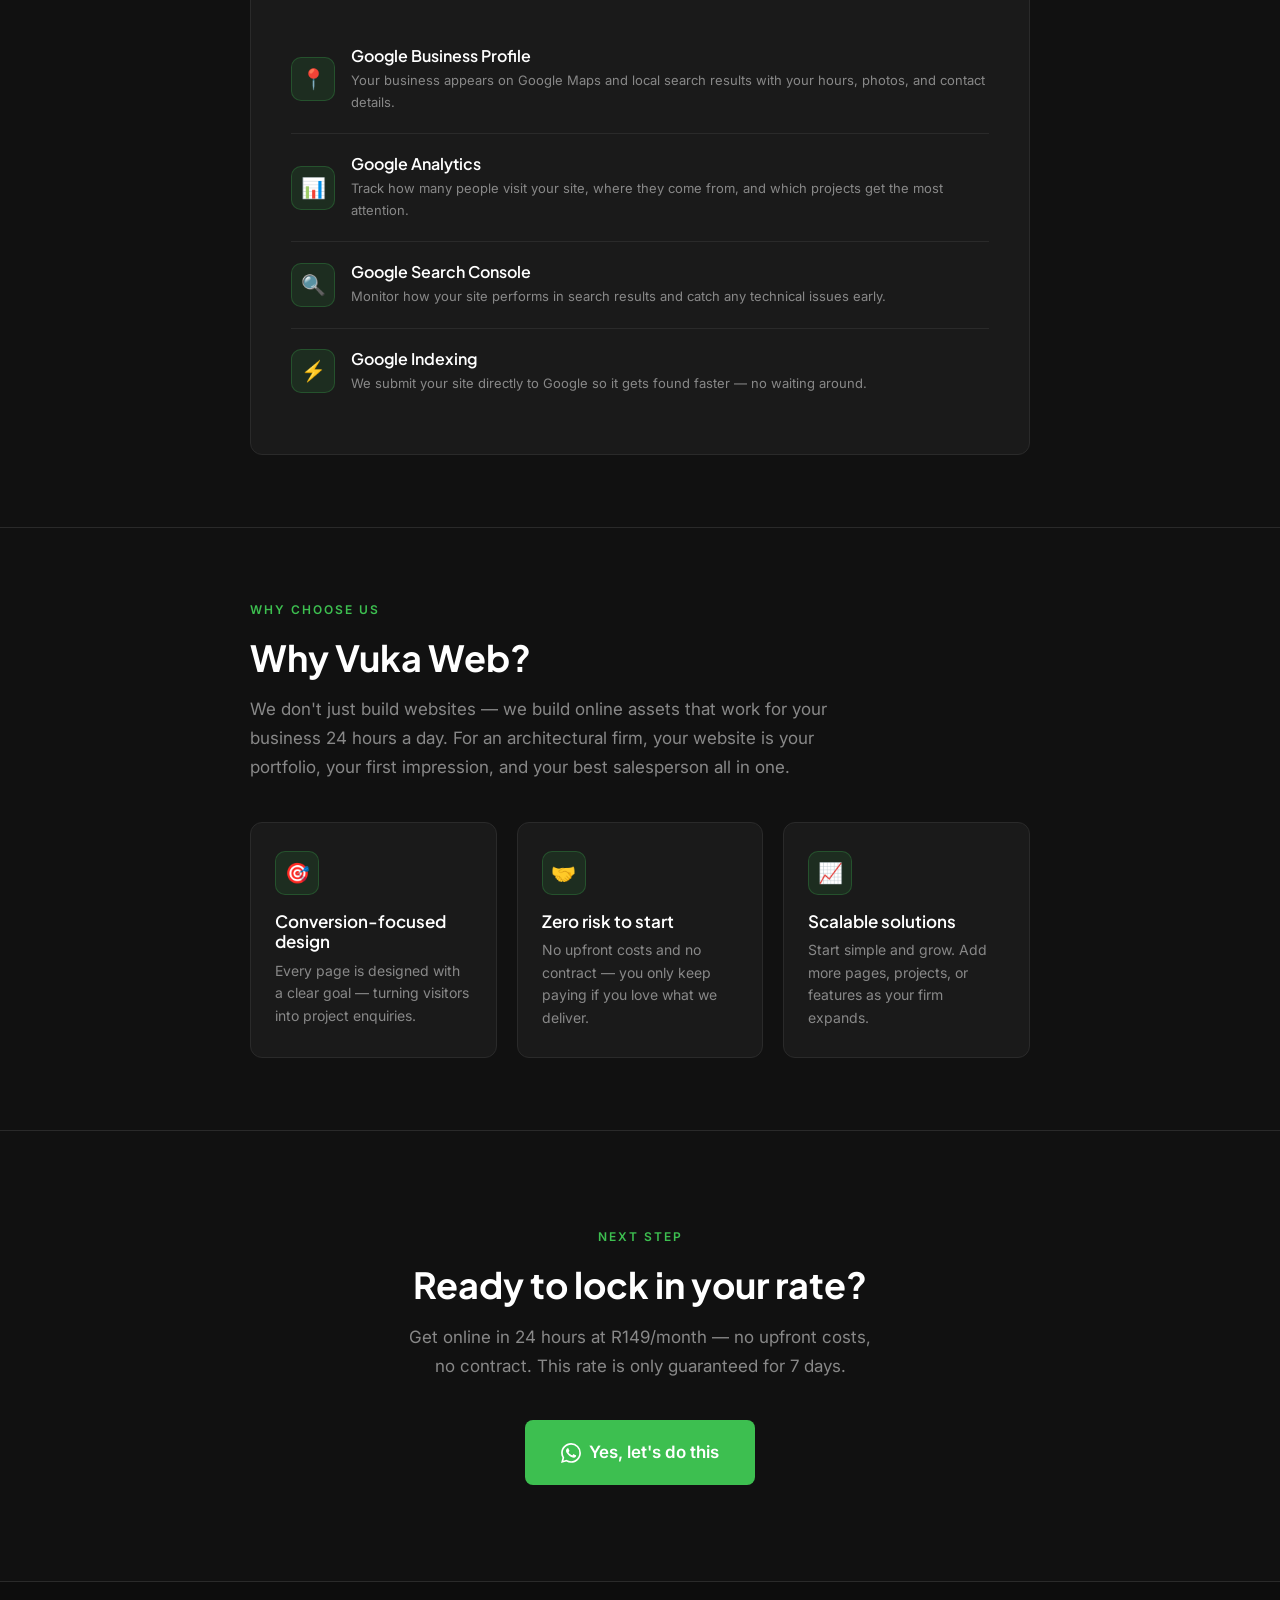
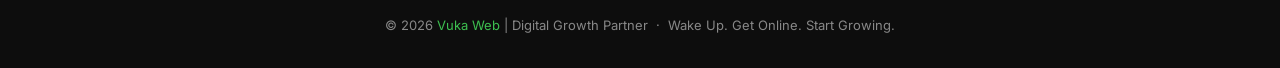
<file: proposal.html>
<!DOCTYPE html>
<html lang="en">
<head>
  <meta charset="UTF-8" />
  <meta name="viewport" content="width=device-width, initial-scale=1.0" />
  <title>Website Proposal — Hami's Architectural Services | Vuka Web</title>
  <link rel="preconnect" href="https://fonts.googleapis.com" />
  <link href="https://fonts.googleapis.com/css2?family=Plus+Jakarta+Sans:wght@400;600;700;800&family=Inter:wght@400;500;600&display=swap" rel="stylesheet" />
  <style>

    /* ===== VARIABLES ===== */
    :root {
      --green:      #3DBF50;
      --green-dark: #2da63e;
      --green-dim:  rgba(61, 191, 80, 0.12);
      --dark:       #111111;
      --card:       #1a1a1a;
      --card-border:#2a2a2a;
      --white:      #FFFFFF;
      --muted:      #888888;
      --text:       #e8e8e8;
    }

    /* ===== RESET ===== */
    *, *::before, *::after { box-sizing: border-box; margin: 0; padding: 0; }

    html { scroll-behavior: smooth; }

    body {
      font-family: 'Inter', sans-serif;
      background: var(--dark);
      color: var(--text);
      font-size: 16px;
      line-height: 1.7;
      -webkit-font-smoothing: antialiased;
    }

    /* ===== LAYOUT ===== */
    .container {
      max-width: 860px;
      margin: 0 auto;
      padding: 0 40px;
    }

    section {
      padding: 72px 0;
    }

    /* ===== TYPOGRAPHY ===== */
    h1, h2, h3 {
      font-family: 'Plus Jakarta Sans', sans-serif;
      color: var(--white);
      line-height: 1.2;
    }

    h1 { font-size: clamp(32px, 5vw, 52px); font-weight: 800; }
    h2 { font-size: clamp(24px, 3.5vw, 36px); font-weight: 700; }
    h3 { font-size: 20px; font-weight: 600; }

    p { color: var(--text); }

    .green { color: var(--green); }

    .section-label {
      font-family: 'Inter', sans-serif;
      font-size: 12px;
      font-weight: 600;
      letter-spacing: 2px;
      text-transform: uppercase;
      color: var(--green);
      margin-bottom: 16px;
      display: block;
    }

    /* ===== CARD ===== */
    .card {
      background: var(--card);
      border: 1px solid var(--card-border);
      border-radius: 12px;
      padding: 40px;
    }

    /* ===== DIVIDER ===== */
    .divider {
      height: 1px;
      background: var(--card-border);
      border: none;
    }

    /* ===== BUTTONS ===== */
    .btn {
      display: inline-flex;
      align-items: center;
      gap: 8px;
      font-family: 'Inter', sans-serif;
      font-size: 15px;
      font-weight: 600;
      padding: 14px 28px;
      border-radius: 8px;
      text-decoration: none;
      transition: background 0.2s ease, transform 0.15s ease;
      cursor: pointer;
      border: none;
    }

    .btn-green {
      background: var(--green);
      color: #fff;
    }
    .btn-green:hover {
      background: var(--green-dark);
      transform: translateY(-1px);
    }

    .btn-outline {
      background: transparent;
      color: var(--green);
      border: 1.5px solid var(--green);
    }
    .btn-outline:hover {
      background: var(--green-dim);
      transform: translateY(-1px);
    }

    .btn-lg {
      font-size: 17px;
      padding: 18px 36px;
    }

    /* ===== BULLET LIST ===== */
    .feature-list {
      list-style: none;
      display: flex;
      flex-direction: column;
      gap: 14px;
      margin-top: 28px;
    }

    .feature-list li {
      display: flex;
      align-items: flex-start;
      gap: 14px;
      font-size: 15px;
      color: var(--text);
    }

    .feature-list li::before {
      content: '';
      flex-shrink: 0;
      width: 8px;
      height: 8px;
      border-radius: 50%;
      background: var(--green);
      margin-top: 8px;
    }

    /* ===== GRID ===== */
    .two-col {
      display: grid;
      grid-template-columns: 1fr 1fr;
      gap: 20px;
    }

    .three-col {
      display: grid;
      grid-template-columns: repeat(3, 1fr);
      gap: 20px;
    }

    /* ===== ICON BADGE ===== */
    .icon-badge {
      width: 44px;
      height: 44px;
      border-radius: 10px;
      background: var(--green-dim);
      border: 1px solid rgba(61, 191, 80, 0.25);
      display: flex;
      align-items: center;
      justify-content: center;
      font-size: 20px;
      flex-shrink: 0;
      margin-bottom: 16px;
    }

    /* ===== VALUE CARD ===== */
    .value-card {
      background: var(--card);
      border: 1px solid var(--card-border);
      border-radius: 12px;
      padding: 28px 24px;
    }

    .value-card h3 {
      font-size: 17px;
      margin-bottom: 8px;
    }

    .value-card p {
      font-size: 14px;
      color: var(--muted);
      line-height: 1.6;
    }

    /* ===== GOOGLE ITEM ===== */
    .google-item {
      display: flex;
      align-items: center;
      gap: 16px;
      padding: 20px 0;
      border-bottom: 1px solid var(--card-border);
    }

    .google-item:last-child { border-bottom: none; }

    .google-item .icon-badge { margin-bottom: 0; }

    .google-item-text h3 {
      font-size: 16px;
      margin-bottom: 4px;
    }

    .google-item-text p {
      font-size: 13px;
      color: var(--muted);
    }

    /* ===== DEMO HIGHLIGHT ===== */
    .demo-highlight {
      background: var(--green-dim);
      border: 1px solid rgba(61, 191, 80, 0.3);
      border-radius: 10px;
      padding: 24px 28px;
      display: flex;
      align-items: center;
      justify-content: space-between;
      gap: 24px;
      margin-top: 28px;
      flex-wrap: wrap;
    }

    .demo-highlight p {
      font-size: 15px;
      color: var(--muted);
    }

    .demo-highlight strong {
      display: block;
      font-family: 'Plus Jakarta Sans', sans-serif;
      font-size: 18px;
      font-weight: 700;
      color: var(--white);
      margin-bottom: 4px;
    }

    /* ===== SPECIAL OFFER BANNER ===== */
    .offer-banner {
      background: var(--card);
      border: 1.5px solid var(--green);
      border-radius: 14px;
      padding: 36px 40px;
      margin-top: 40px;
      position: relative;
      overflow: hidden;
    }

    .offer-banner::before {
      content: '';
      position: absolute;
      top: 0; left: 0; right: 0;
      height: 3px;
      background: var(--green);
    }

    .offer-badge {
      display: inline-flex;
      align-items: center;
      gap: 8px;
      background: var(--green);
      border-radius: 100px;
      padding: 5px 14px;
      font-size: 12px;
      font-weight: 700;
      color: #fff;
      letter-spacing: 1px;
      text-transform: uppercase;
      margin-bottom: 20px;
    }

    .offer-grid {
      display: grid;
      grid-template-columns: 1fr 1fr;
      gap: 20px;
      margin-top: 8px;
    }

    .offer-item {
      background: rgba(61, 191, 80, 0.07);
      border: 1px solid rgba(61, 191, 80, 0.2);
      border-radius: 10px;
      padding: 22px 24px;
    }

    .offer-item .offer-icon {
      font-size: 26px;
      margin-bottom: 10px;
    }

    .offer-item h3 {
      font-size: 17px;
      color: var(--white);
      margin-bottom: 6px;
    }

    .offer-item p {
      font-size: 13px;
      color: var(--muted);
      line-height: 1.6;
    }

    .offer-item .price {
      font-family: 'Plus Jakarta Sans', sans-serif;
      font-size: 32px;
      font-weight: 800;
      color: var(--green);
      margin-top: 8px;
      line-height: 1;
    }

    .offer-item .price span {
      font-size: 15px;
      font-weight: 500;
      color: var(--muted);
    }

    .offer-note {
      margin-top: 20px;
      font-size: 13px;
      color: var(--muted);
      display: flex;
      align-items: center;
      gap: 8px;
    }

    .offer-note::before {
      content: '✓';
      color: var(--green);
      font-weight: 700;
      font-size: 14px;
    }

    /* ===== CTA SECTION ===== */
    .cta-section {
      text-align: center;
      padding: 96px 0;
    }

    .cta-section h2 {
      margin-bottom: 16px;
    }

    .cta-section p {
      font-size: 17px;
      color: var(--muted);
      max-width: 480px;
      margin: 0 auto 40px;
    }

    /* ===== HEADER ===== */
    .site-header {
      background: #0d0d0d;
      border-bottom: 1px solid var(--card-border);
      padding: 0;
    }

    .site-header .container {
      display: flex;
      align-items: center;
      justify-content: space-between;
      height: 72px;
    }

    .logo {
      display: flex;
      align-items: center;
      gap: 11px;
      text-decoration: none;
    }

    .logo-icon {
      width: 40px;
      height: 40px;
      background: var(--green);
      border-radius: 50%;
      display: flex;
      align-items: center;
      justify-content: center;
      font-family: 'Plus Jakarta Sans', sans-serif;
      font-weight: 800;
      font-size: 20px;
      color: #fff;
      flex-shrink: 0;
    }

    .logo-text {
      font-family: 'Plus Jakarta Sans', sans-serif;
      font-weight: 800;
      font-size: 22px;
      color: var(--white);
      letter-spacing: -0.4px;
    }

    .logo-text span { color: var(--green); }

    .header-tag {
      font-size: 12px;
      font-weight: 500;
      color: var(--muted);
      letter-spacing: 0.5px;
    }

    /* ===== HERO ===== */
    .hero {
      padding: 96px 0 80px;
      border-bottom: 1px solid var(--card-border);
    }

    .hero-badge {
      display: inline-flex;
      align-items: center;
      gap: 8px;
      background: var(--green-dim);
      border: 1px solid rgba(61, 191, 80, 0.25);
      border-radius: 100px;
      padding: 6px 16px;
      font-size: 13px;
      font-weight: 500;
      color: var(--green);
      margin-bottom: 28px;
    }

    .hero-badge::before {
      content: '';
      width: 6px;
      height: 6px;
      border-radius: 50%;
      background: var(--green);
    }

    .hero h1 {
      margin-bottom: 20px;
    }

    .hero h1 em {
      font-style: normal;
      color: var(--green);
    }

    .hero-sub {
      font-size: 19px;
      color: var(--muted);
      max-width: 540px;
      line-height: 1.6;
      margin-bottom: 40px;
    }

    .hero-meta {
      display: flex;
      align-items: center;
      gap: 24px;
      padding-top: 40px;
      border-top: 1px solid var(--card-border);
      flex-wrap: wrap;
    }

    .hero-meta-item {
      display: flex;
      flex-direction: column;
      gap: 2px;
    }

    .hero-meta-item .label {
      font-size: 11px;
      font-weight: 600;
      letter-spacing: 1.5px;
      text-transform: uppercase;
      color: var(--muted);
    }

    .hero-meta-item .value {
      font-family: 'Plus Jakarta Sans', sans-serif;
      font-size: 15px;
      font-weight: 700;
      color: var(--white);
    }

    .meta-divider {
      width: 1px;
      height: 32px;
      background: var(--card-border);
    }

    /* ===== FOOTER ===== */
    .site-footer {
      background: #0d0d0d;
      border-top: 1px solid var(--card-border);
      padding: 32px 0;
      text-align: center;
    }

    .site-footer p {
      font-size: 13px;
      color: var(--muted);
    }

    .site-footer span { color: var(--green); }

    /* ===== RESPONSIVE ===== */
    @media (max-width: 640px) {
      .container { padding: 0 20px; }
      section { padding: 52px 0; }
      .hero { padding: 64px 0 52px; }
      .cta-section { padding: 64px 0; }
      .card { padding: 28px 20px; }
      .two-col { grid-template-columns: 1fr; }
      .three-col { grid-template-columns: 1fr; }
      .offer-grid { grid-template-columns: 1fr; }
      .demo-highlight { flex-direction: column; align-items: flex-start; }
      .hero-meta { gap: 16px; }
      .meta-divider { display: none; }
      .offer-banner { padding: 28px 20px; }
    }

  </style>
</head>
<body>

  <!-- ===== HEADER ===== -->
  <header class="site-header">
    <div class="container">
      <a href="#" class="logo">
        <div class="logo-icon">V</div>
        <span class="logo-text">vuka<span>.</span></span>
      </a>
      <span class="header-tag">Website Proposal</span>
    </div>
  </header>

  <!-- ===== HERO ===== -->
  <section class="hero">
    <div class="container">
      <div class="hero-badge">Prepared exclusively for you</div>
      <h1>Website proposal for<br /><em>Hami's Architectural Services</em></h1>
      <p class="hero-sub">A professional online presence that showcases your portfolio and brings in new project enquiries — without the upfront costs.</p>
      <a href="https://wa.me/27824622148" class="btn btn-green">
        <!-- WhatsApp icon -->
        <svg width="18" height="18" viewBox="0 0 24 24" fill="currentColor" xmlns="http://www.w3.org/2000/svg"><path d="M17.472 14.382c-.297-.149-1.758-.867-2.03-.967-.273-.099-.471-.148-.67.15-.197.297-.767.966-.94 1.164-.173.199-.347.223-.644.075-.297-.15-1.255-.463-2.39-1.475-.883-.788-1.48-1.761-1.653-2.059-.173-.297-.018-.458.13-.606.134-.133.298-.347.446-.52.149-.174.198-.298.298-.497.099-.198.05-.371-.025-.52-.075-.149-.669-1.612-.916-2.207-.242-.579-.487-.5-.669-.51-.173-.008-.371-.01-.57-.01-.198 0-.52.074-.792.372-.272.297-1.04 1.016-1.04 2.479 0 1.462 1.065 2.875 1.213 3.074.149.198 2.096 3.2 5.077 4.487.709.306 1.262.489 1.694.625.712.227 1.36.195 1.871.118.571-.085 1.758-.719 2.006-1.413.248-.694.248-1.289.173-1.413-.074-.124-.272-.198-.57-.347m-5.421 7.403h-.004a9.87 9.87 0 01-5.031-1.378l-.361-.214-3.741.982.998-3.648-.235-.374a9.86 9.86 0 01-1.51-5.26c.001-5.45 4.436-9.884 9.888-9.884 2.64 0 5.122 1.03 6.988 2.898a9.825 9.825 0 012.893 6.994c-.003 5.45-4.437 9.884-9.885 9.884m8.413-18.297A11.815 11.815 0 0012.05 0C5.495 0 .16 5.335.157 11.892c0 2.096.547 4.142 1.588 5.945L.057 24l6.305-1.654a11.882 11.882 0 005.683 1.448h.005c6.554 0 11.89-5.335 11.893-11.893a11.821 11.821 0 00-3.48-8.413Z"/></svg>
        Chat on WhatsApp
      </a>
      <div class="hero-meta">
        <div class="hero-meta-item">
          <span class="label">Prepared by</span>
          <span class="value">Vuka Web</span>
        </div>
        <div class="meta-divider"></div>
        <div class="hero-meta-item">
          <span class="label">Valid for</span>
          <span class="value">7 days</span>
        </div>
        <div class="meta-divider"></div>
        <div class="hero-meta-item">
          <span class="label">Delivery</span>
          <span class="value">Online in 24 hours</span>
        </div>
        <div class="meta-divider"></div>
        <div class="hero-meta-item">
          <span class="label">Contract</span>
          <span class="value">Month-to-month</span>
        </div>
      </div>
    </div>
  </section>

  <!-- ===== SPECIAL OFFER SECTION ===== -->
  <section>
    <div class="container">
      <span class="section-label">Special offer</span>
      <h2>Your exclusive deal — locked in today</h2>
      <p style="color: var(--muted); margin-top: 12px; max-width: 560px;">
        We're offering Hami's Architectural Services a special launch rate. Get everything below for one low monthly fee — no upfront costs, no contracts, no surprises.
      </p>

      <div class="offer-banner">
        <div class="offer-badge">&#9889; Limited offer</div>
        <div class="offer-grid">
          <div class="offer-item">
            <div class="offer-icon">🚫💰</div>
            <h3>No upfront design costs</h3>
            <p>We build your complete website — design, development, Google setup and all — for nothing upfront. You only pay monthly.</p>
          </div>
          <div class="offer-item">
            <div class="offer-icon">🔒</div>
            <h3>Special monthly rate</h3>
            <div class="price">R149 <span>/ month</span></div>
            <p style="margin-top: 10px;">Locked in for 12 months. Cancel anytime — no contract required.</p>
          </div>
        </div>
        <p class="offer-note">Everything included: design, hosting, SSL, WhatsApp integration, Google setup, and ongoing support.</p>
        <p class="offer-note">Rate guaranteed for 12 months from the date you sign up — price will not change.</p>
        <p class="offer-note">No contract. You can cancel at any time with 30 days notice.</p>
      </div>
    </div>
  </section>

  <hr class="divider" />

  <!-- ===== DEMO SECTION ===== -->
  <section>
    <div class="container">
      <span class="section-label">Live preview</span>
      <h2>Your website demo</h2>
      <p style="color: var(--muted); margin-top: 12px; max-width: 560px;">
        We've already built a demo website tailored to Hami's Architectural Services. Click below to see exactly what your site will look like — live, on any device.
      </p>
      <div class="demo-highlight">
        <div>
          <strong>Your custom demo is ready</strong>
          <p>Click the link to preview your website — desktop and mobile friendly.</p>
        </div>
        <a href="https://0824622148.github.io/Hami-s_Architectural_Services/" target="_blank" rel="noopener" class="btn btn-green">
          View Demo Site &rarr;
        </a>
      </div>
    </div>
  </section>

  <hr class="divider" />

  <!-- ===== FEATURES SECTION ===== -->
  <section>
    <div class="container">
      <span class="section-label">What's included</span>
      <h2>Everything your website needs</h2>
      <div class="card" style="margin-top: 32px;">
        <ul class="feature-list">
          <li>
            <div>
              <strong style="color: var(--white); font-size: 15px;">Professional portfolio showcase</strong>
              <p style="font-size: 13px; color: var(--muted); margin-top: 3px;">Display your architectural projects with high-impact visuals that impress potential clients before they even call.</p>
            </div>
          </li>
          <li>
            <div>
              <strong style="color: var(--white); font-size: 15px;">Mobile-responsive design</strong>
              <p style="font-size: 13px; color: var(--muted); margin-top: 3px;">Looks great on phones, tablets, and desktops — automatically.</p>
            </div>
          </li>
          <li>
            <div>
              <strong style="color: var(--white); font-size: 15px;">High-converting UI/UX</strong>
              <p style="font-size: 13px; color: var(--muted); margin-top: 3px;">Designed to turn visitors into project enquiries — not just look good.</p>
            </div>
          </li>
          <li>
            <div>
              <strong style="color: var(--white); font-size: 15px;">WhatsApp integration</strong>
              <p style="font-size: 13px; color: var(--muted); margin-top: 3px;">A click-to-chat WhatsApp button so clients can reach you the moment they're interested.</p>
            </div>
          </li>
          <li>
            <div>
              <strong style="color: var(--white); font-size: 15px;">Project enquiry forms</strong>
              <p style="font-size: 13px; color: var(--muted); margin-top: 3px;">Capture new leads with a project brief form — enquiries go straight to your inbox.</p>
            </div>
          </li>
          <li>
            <div>
              <strong style="color: var(--white); font-size: 15px;">SEO-ready structure</strong>
              <p style="font-size: 13px; color: var(--muted); margin-top: 3px;">Built with clean code and proper headings so Google can find you when people search for architects nearby.</p>
            </div>
          </li>
          <li>
            <div>
              <strong style="color: var(--white); font-size: 15px;">Fast performance optimisation</strong>
              <p style="font-size: 13px; color: var(--muted); margin-top: 3px;">Optimised images and clean code for quick loading — especially important for portfolio-heavy sites.</p>
            </div>
          </li>
          <li>
            <div>
              <strong style="color: var(--white); font-size: 15px;">Security basics</strong>
              <p style="font-size: 13px; color: var(--muted); margin-top: 3px;">SSL certificate included — your site shows as secure in every browser.</p>
            </div>
          </li>
        </ul>
      </div>
    </div>
  </section>

  <hr class="divider" />

  <!-- ===== GOOGLE SETUP SECTION ===== -->
  <section>
    <div class="container">
      <span class="section-label">Google presence</span>
      <h2>Full Google setup — included</h2>
      <p style="color: var(--muted); margin-top: 12px; max-width: 560px; margin-bottom: 32px;">
        We set up your entire Google presence so clients can find your architectural services when they search online.
      </p>
      <div class="card">
        <div class="google-item">
          <div class="icon-badge">📍</div>
          <div class="google-item-text">
            <h3>Google Business Profile</h3>
            <p>Your business appears on Google Maps and local search results with your hours, photos, and contact details.</p>
          </div>
        </div>
        <div class="google-item">
          <div class="icon-badge">📊</div>
          <div class="google-item-text">
            <h3>Google Analytics</h3>
            <p>Track how many people visit your site, where they come from, and which projects get the most attention.</p>
          </div>
        </div>
        <div class="google-item">
          <div class="icon-badge">🔍</div>
          <div class="google-item-text">
            <h3>Google Search Console</h3>
            <p>Monitor how your site performs in search results and catch any technical issues early.</p>
          </div>
        </div>
        <div class="google-item">
          <div class="icon-badge">⚡</div>
          <div class="google-item-text">
            <h3>Google Indexing</h3>
            <p>We submit your site directly to Google so it gets found faster — no waiting around.</p>
          </div>
        </div>
      </div>
    </div>
  </section>

  <hr class="divider" />

  <!-- ===== WHY VUKA SECTION ===== -->
  <section>
    <div class="container">
      <span class="section-label">Why choose us</span>
      <h2>Why Vuka Web?</h2>
      <p style="color: var(--muted); margin-top: 16px; max-width: 600px; margin-bottom: 40px; font-size: 17px; line-height: 1.7;">
        We don't just build websites — we build online assets that work for your business 24 hours a day. For an architectural firm, your website is your portfolio, your first impression, and your best salesperson all in one.
      </p>
      <div class="three-col">
        <div class="value-card">
          <div class="icon-badge">🎯</div>
          <h3>Conversion-focused design</h3>
          <p>Every page is designed with a clear goal — turning visitors into project enquiries.</p>
        </div>
        <div class="value-card">
          <div class="icon-badge">🤝</div>
          <h3>Zero risk to start</h3>
          <p>No upfront costs and no contract — you only keep paying if you love what we deliver.</p>
        </div>
        <div class="value-card">
          <div class="icon-badge">📈</div>
          <h3>Scalable solutions</h3>
          <p>Start simple and grow. Add more pages, projects, or features as your firm expands.</p>
        </div>
      </div>
    </div>
  </section>

  <hr class="divider" />

  <!-- ===== CTA SECTION ===== -->
  <section class="cta-section">
    <div class="container">
      <span class="section-label">Next step</span>
      <h2>Ready to lock in your rate?</h2>
      <p>Get online in 24 hours at R149/month — no upfront costs, no contract. This rate is only guaranteed for 7 days.</p>
      <a href="https://wa.me/27824622148" class="btn btn-green btn-lg">
        <svg width="20" height="20" viewBox="0 0 24 24" fill="currentColor" xmlns="http://www.w3.org/2000/svg"><path d="M17.472 14.382c-.297-.149-1.758-.867-2.03-.967-.273-.099-.471-.148-.67.15-.197.297-.767.966-.94 1.164-.173.199-.347.223-.644.075-.297-.15-1.255-.463-2.39-1.475-.883-.788-1.48-1.761-1.653-2.059-.173-.297-.018-.458.13-.606.134-.133.298-.347.446-.52.149-.174.198-.298.298-.497.099-.198.05-.371-.025-.52-.075-.149-.669-1.612-.916-2.207-.242-.579-.487-.5-.669-.51-.173-.008-.371-.01-.57-.01-.198 0-.52.074-.792.372-.272.297-1.04 1.016-1.04 2.479 0 1.462 1.065 2.875 1.213 3.074.149.198 2.096 3.2 5.077 4.487.709.306 1.262.489 1.694.625.712.227 1.36.195 1.871.118.571-.085 1.758-.719 2.006-1.413.248-.694.248-1.289.173-1.413-.074-.124-.272-.198-.57-.347m-5.421 7.403h-.004a9.87 9.87 0 01-5.031-1.378l-.361-.214-3.741.982.998-3.648-.235-.374a9.86 9.86 0 01-1.51-5.26c.001-5.45 4.436-9.884 9.888-9.884 2.64 0 5.122 1.03 6.988 2.898a9.825 9.825 0 012.893 6.994c-.003 5.45-4.437 9.884-9.885 9.884m8.413-18.297A11.815 11.815 0 0012.05 0C5.495 0 .16 5.335.157 11.892c0 2.096.547 4.142 1.588 5.945L.057 24l6.305-1.654a11.882 11.882 0 005.683 1.448h.005c6.554 0 11.89-5.335 11.893-11.893a11.821 11.821 0 00-3.48-8.413Z"/></svg>
        Yes, let's do this
      </a>
    </div>
  </section>

  <!-- ===== FOOTER ===== -->
  <footer class="site-footer">
    <div class="container">
      <p>© 2026 <span>Vuka Web</span> | Digital Growth Partner &nbsp;·&nbsp; Wake Up. Get Online. Start Growing.</p>
    </div>
  </footer>

</body>
</html>
</file>
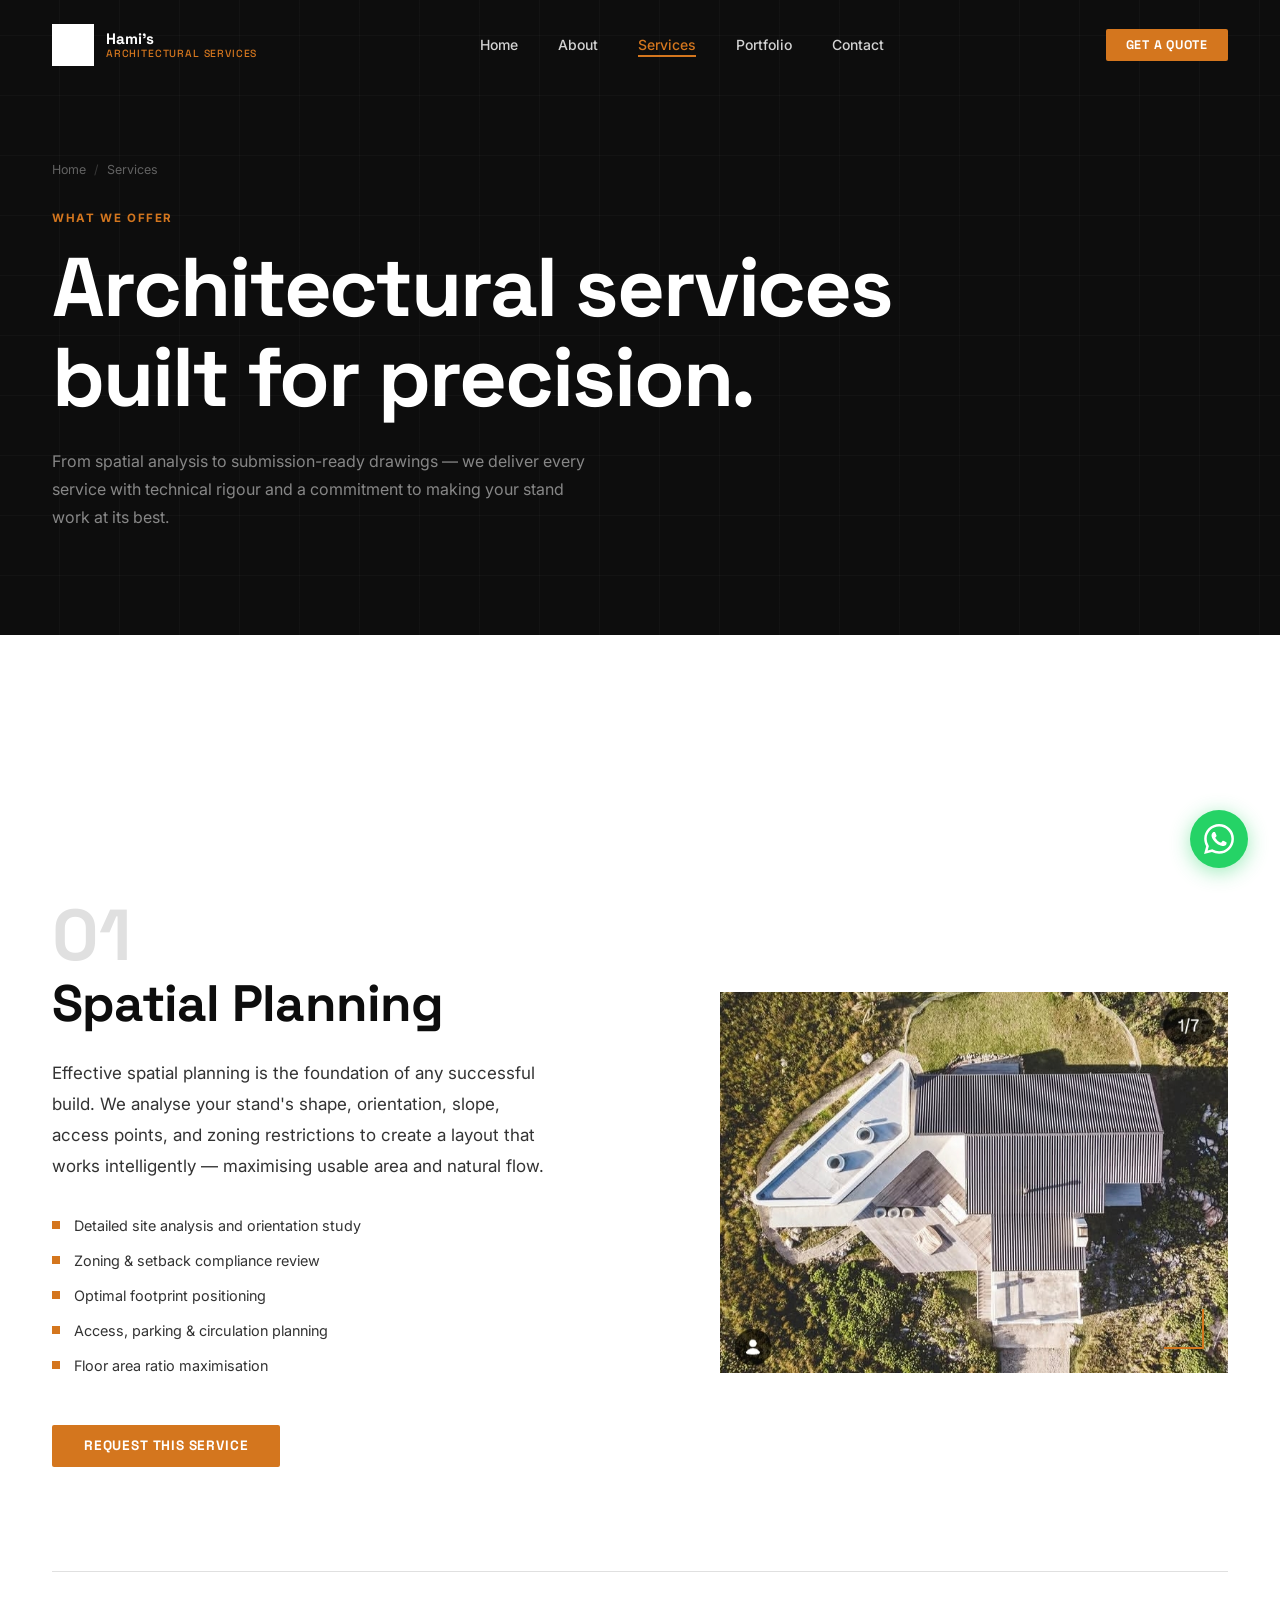
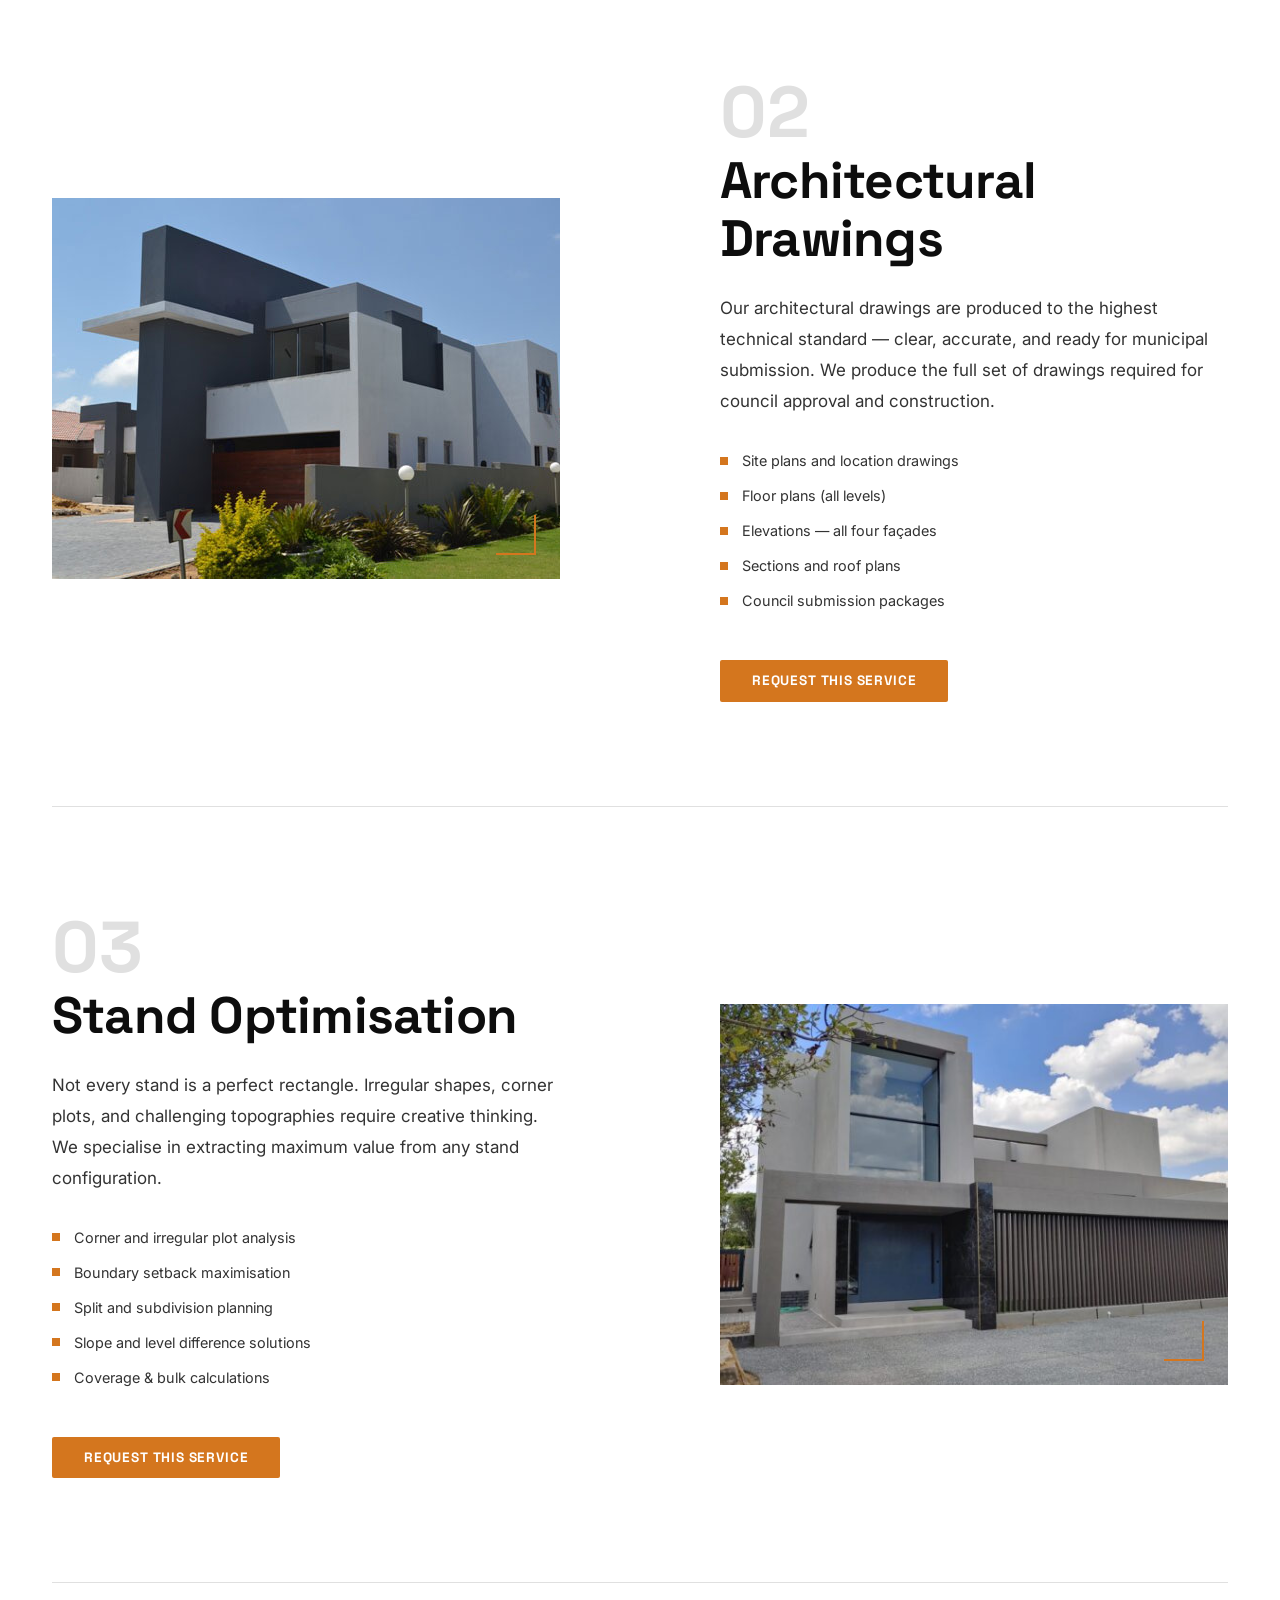
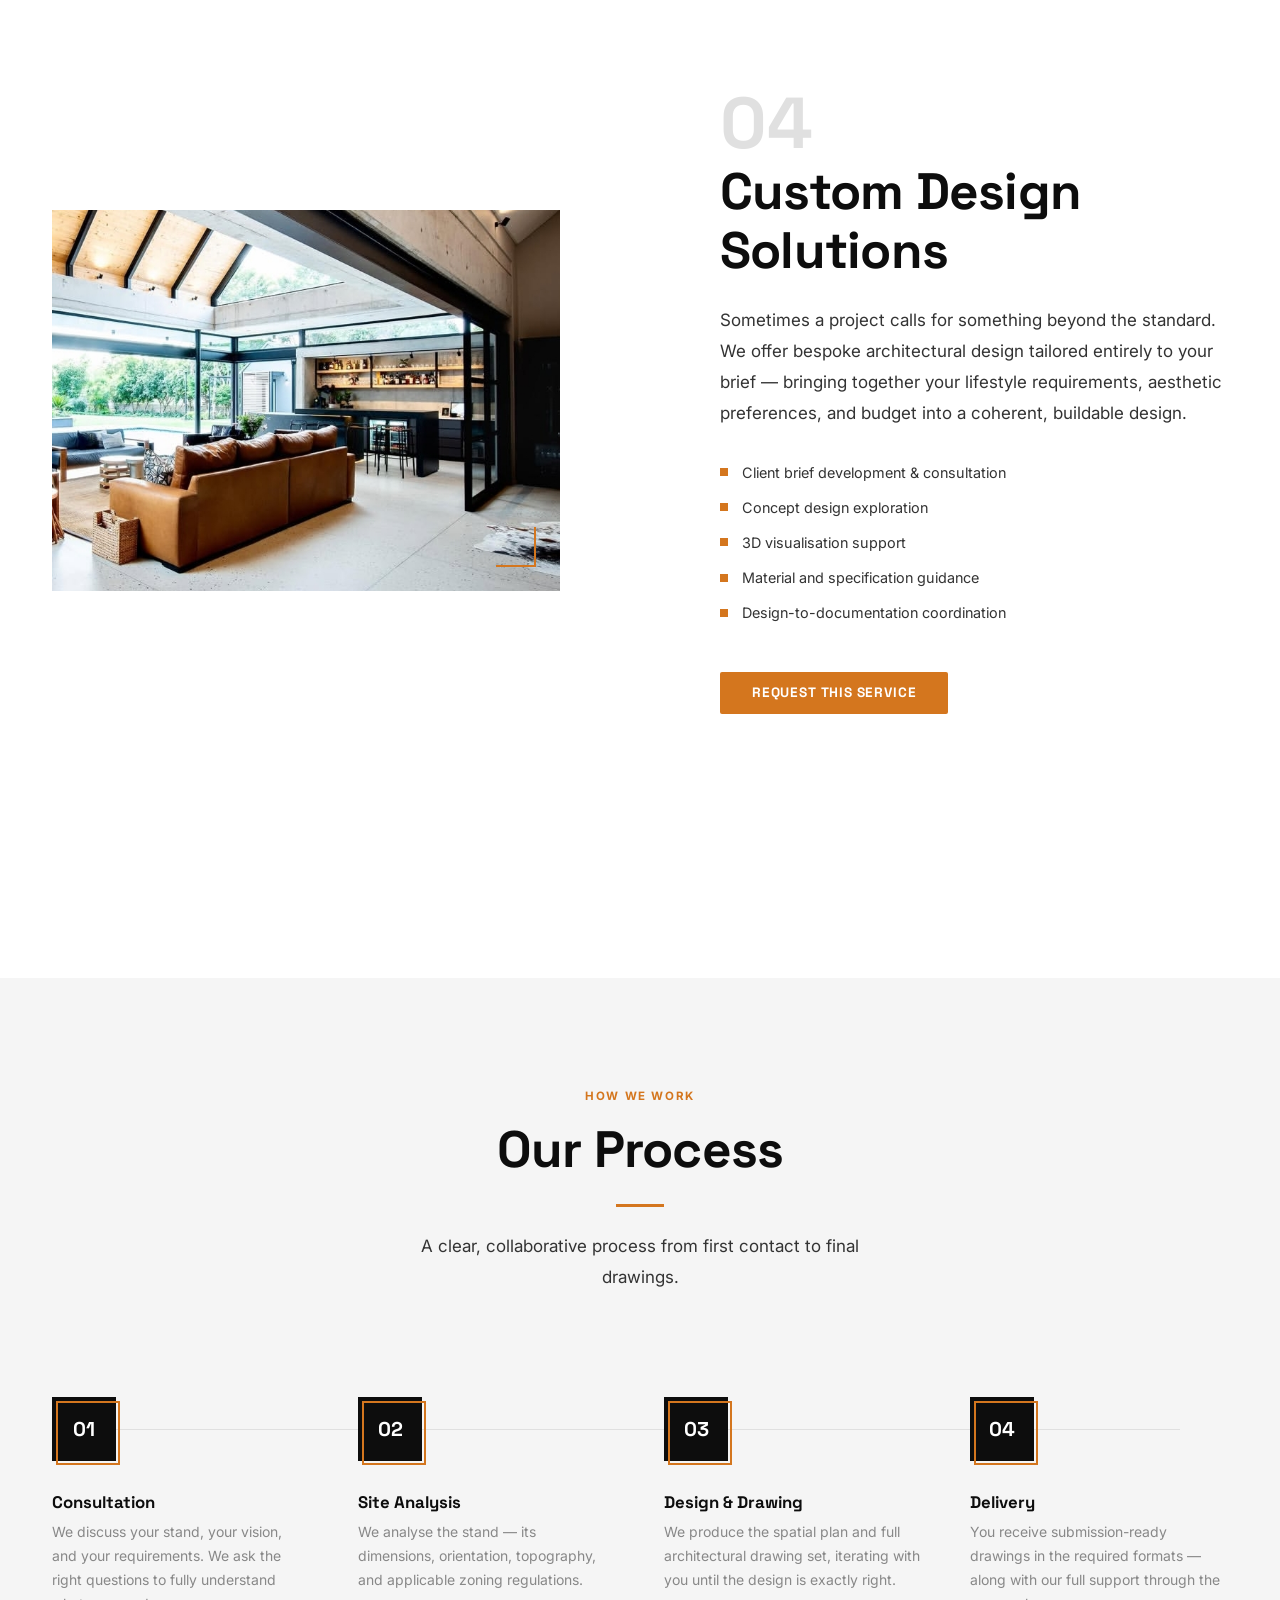
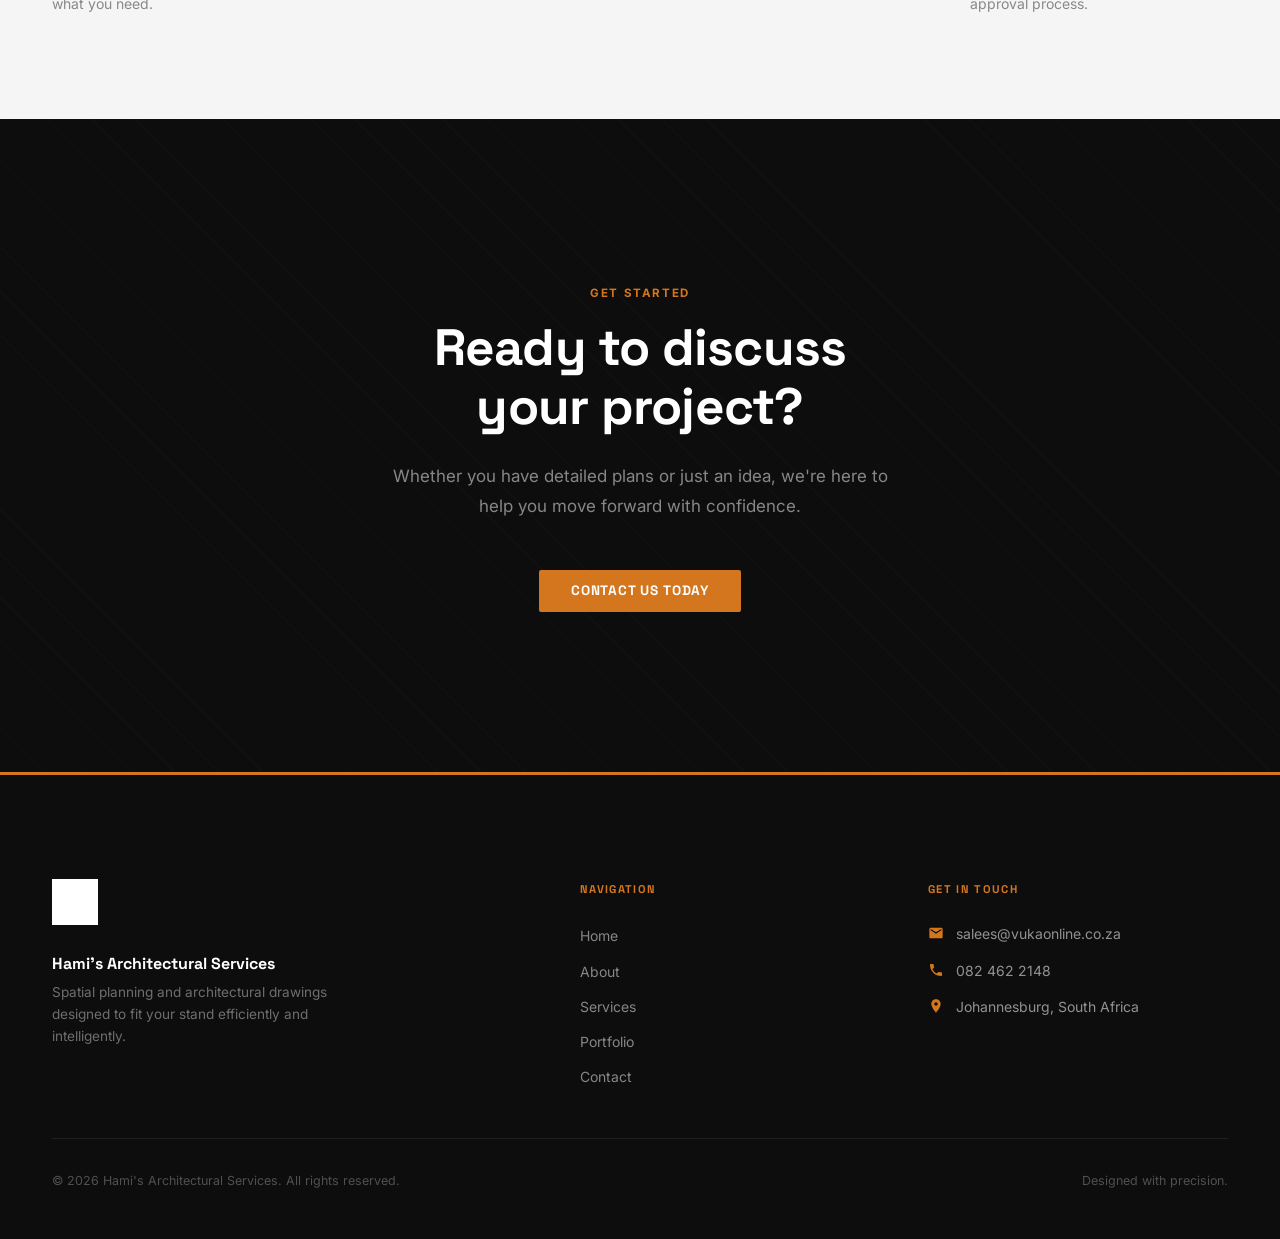
<file: services.html>
<!DOCTYPE html>
<html lang="en">
<head>
  <meta charset="UTF-8" />
  <meta name="viewport" content="width=device-width, initial-scale=1.0" />
  <title>Services — Hami's Architectural Services</title>
  <meta name="description" content="Explore our services: spatial planning, architectural drawings, stand optimisation, and custom design solutions for residential and commercial projects." />
  <link rel="preconnect" href="https://fonts.googleapis.com" />
  <link rel="preconnect" href="https://fonts.gstatic.com" crossorigin />
  <link href="https://fonts.googleapis.com/css2?family=Space+Grotesk:wght@400;500;600;700&family=Inter:wght@400;500;600&display=swap" rel="stylesheet" />
  <link rel="stylesheet" href="css/style.css" />
</head>
<body>

<!-- ═══════════════════════════════ HEADER ═══════════════════════════════ -->
<header class="site-header">
  <div class="container">
    <nav class="nav">
      <a href="index.html" class="nav__logo" aria-label="Hami's Architectural Services — Home">
        <img src="Logo.png" alt="" class="nav__logo-img" width="42" height="42" />
        <div class="nav__logo-text">
          Hami's
          <span>Architectural Services</span>
        </div>
      </a>
      <ul class="nav__links" role="list">
        <li><a href="index.html"     class="nav__link">Home</a></li>
        <li><a href="about.html"     class="nav__link">About</a></li>
        <li><a href="services.html"  class="nav__link">Services</a></li>
        <li><a href="portfolio.html" class="nav__link">Portfolio</a></li>
        <li><a href="contact.html"   class="nav__link">Contact</a></li>
      </ul>
      <a href="contact.html" class="btn btn--primary nav__cta">Get a Quote</a>
      <button class="nav__hamburger" aria-label="Open navigation menu">
        <span></span><span></span><span></span>
      </button>
    </nav>
  </div>
</header>

<!-- ═══════════════════════════ MOBILE MENU ══════════════════════════════ -->
<div class="nav__mobile-menu" role="dialog" aria-modal="true" aria-label="Navigation menu">
  <button class="nav__mobile-close" aria-label="Close navigation menu">
    <svg width="24" height="24" viewBox="0 0 24 24" fill="none" stroke="currentColor" stroke-width="2" stroke-linecap="round">
      <line x1="18" y1="6" x2="6" y2="18"/><line x1="6" y1="6" x2="18" y2="18"/>
    </svg>
  </button>
  <ul role="list" style="display:flex;flex-direction:column;align-items:center;gap:2rem;">
    <li><a href="index.html"     class="nav__mobile-link">Home</a></li>
    <li><a href="about.html"     class="nav__mobile-link">About</a></li>
    <li><a href="services.html"  class="nav__mobile-link">Services</a></li>
    <li><a href="portfolio.html" class="nav__mobile-link">Portfolio</a></li>
    <li><a href="contact.html"   class="nav__mobile-link">Contact</a></li>
  </ul>
  <a href="contact.html" class="btn btn--primary" style="margin-top:2.5rem;">Get a Quote</a>
</div>

<!-- ═══════════════════════════════ MAIN ════════════════════════════════ -->
<main>

  <!-- ── PAGE HERO ──────────────────────────────────────────── -->
  <section class="page-hero">
    <div class="container">
      <nav class="page-hero__breadcrumb" aria-label="Breadcrumb">
        <a href="index.html">Home</a>
        <span class="page-hero__breadcrumb-sep" aria-hidden="true">/</span>
        <span aria-current="page">Services</span>
      </nav>
      <span class="section-label">What We Offer</span>
      <h1 class="page-hero__title">Architectural services<br />built for precision.</h1>
      <p class="page-hero__subtitle">
        From spatial analysis to submission-ready drawings — we deliver every service with technical rigour and a commitment to making your stand work at its best.
      </p>
    </div>
  </section>

  <!-- ── SERVICES DETAIL ────────────────────────────────────── -->
  <section class="section">
    <div class="container">

      <!-- 01 Spatial Planning -->
      <div class="service-detail" id="spatial-planning">
        <div class="service-detail__content fade-in">
          <div class="service-detail__number">01</div>
          <h2 class="service-detail__title">Spatial Planning</h2>
          <p class="service-detail__desc">
            Effective spatial planning is the foundation of any successful build. We analyse your stand's shape, orientation, slope, access points, and zoning restrictions to create a layout that works intelligently — maximising usable area and natural flow.
          </p>
          <ul class="service-detail__features">
            <li class="service-detail__feature">Detailed site analysis and orientation study</li>
            <li class="service-detail__feature">Zoning &amp; setback compliance review</li>
            <li class="service-detail__feature">Optimal footprint positioning</li>
            <li class="service-detail__feature">Access, parking &amp; circulation planning</li>
            <li class="service-detail__feature">Floor area ratio maximisation</li>
          </ul>
          <a href="contact.html" class="btn btn--primary">Request This Service</a>
        </div>
        <div class="service-detail__visual fade-in fade-in-delay-2" style="overflow:hidden;">
          <img
            src="Images/WhatsApp%20Image%202026-04-15%20at%2011.23.04%20AM%20(1).jpeg"
            alt="Aerial view demonstrating spatial planning layout"
            loading="lazy"
          />
          <div class="visual__corner-mark"></div>
        </div>
      </div>

      <!-- 02 Architectural Drawings -->
      <div class="service-detail service-detail--reverse" id="architectural-drawings">
        <div class="service-detail__content fade-in">
          <div class="service-detail__number">02</div>
          <h2 class="service-detail__title">Architectural Drawings</h2>
          <p class="service-detail__desc">
            Our architectural drawings are produced to the highest technical standard — clear, accurate, and ready for municipal submission. We produce the full set of drawings required for council approval and construction.
          </p>
          <ul class="service-detail__features">
            <li class="service-detail__feature">Site plans and location drawings</li>
            <li class="service-detail__feature">Floor plans (all levels)</li>
            <li class="service-detail__feature">Elevations — all four façades</li>
            <li class="service-detail__feature">Sections and roof plans</li>
            <li class="service-detail__feature">Council submission packages</li>
          </ul>
          <a href="contact.html" class="btn btn--primary">Request This Service</a>
        </div>
        <div class="service-detail__visual fade-in fade-in-delay-2" style="overflow:hidden;">
          <img
            src="Images/Modern-3-Bedroom-House-Plans-with-Photos_Archid.jpg"
            alt="Modern residential architectural design — 3-bedroom home"
            loading="lazy"
          />
          <div class="visual__corner-mark"></div>
        </div>
      </div>

      <!-- 03 Stand Optimisation -->
      <div class="service-detail" id="stand-optimization">
        <div class="service-detail__content fade-in">
          <div class="service-detail__number">03</div>
          <h2 class="service-detail__title">Stand Optimisation</h2>
          <p class="service-detail__desc">
            Not every stand is a perfect rectangle. Irregular shapes, corner plots, and challenging topographies require creative thinking. We specialise in extracting maximum value from any stand configuration.
          </p>
          <ul class="service-detail__features">
            <li class="service-detail__feature">Corner and irregular plot analysis</li>
            <li class="service-detail__feature">Boundary setback maximisation</li>
            <li class="service-detail__feature">Split and subdivision planning</li>
            <li class="service-detail__feature">Slope and level difference solutions</li>
            <li class="service-detail__feature">Coverage &amp; bulk calculations</li>
          </ul>
          <a href="contact.html" class="btn btn--primary">Request This Service</a>
        </div>
        <div class="service-detail__visual fade-in fade-in-delay-2" style="overflow:hidden;">
          <img
            src="Images/Aluminium-Windows-Pivot-Door.-House-Tshepo-Molete-600x403.jpeg"
            alt="Contemporary residence — stand optimisation result"
            loading="lazy"
          />
          <div class="visual__corner-mark"></div>
        </div>
      </div>

      <!-- 04 Custom Design Solutions -->
      <div class="service-detail service-detail--reverse" id="custom-design">
        <div class="service-detail__content fade-in">
          <div class="service-detail__number">04</div>
          <h2 class="service-detail__title">Custom Design Solutions</h2>
          <p class="service-detail__desc">
            Sometimes a project calls for something beyond the standard. We offer bespoke architectural design tailored entirely to your brief — bringing together your lifestyle requirements, aesthetic preferences, and budget into a coherent, buildable design.
          </p>
          <ul class="service-detail__features">
            <li class="service-detail__feature">Client brief development &amp; consultation</li>
            <li class="service-detail__feature">Concept design exploration</li>
            <li class="service-detail__feature">3D visualisation support</li>
            <li class="service-detail__feature">Material and specification guidance</li>
            <li class="service-detail__feature">Design-to-documentation coordination</li>
          </ul>
          <a href="contact.html" class="btn btn--primary">Request This Service</a>
        </div>
        <div class="service-detail__visual fade-in fade-in-delay-2" style="overflow:hidden;">
          <img
            src="Images/WhatsApp%20Image%202026-04-15%20at%2011.23.04%20AM.jpeg"
            alt="Open-plan interior — custom design solution"
            loading="lazy"
          />
          <div class="visual__corner-mark"></div>
        </div>
      </div>

    </div>
  </section>

  <!-- ── PROCESS ────────────────────────────────────────────── -->
  <div class="process">
    <div class="container">
      <div class="section-header section-header--center fade-in">
        <span class="section-label">How We Work</span>
        <h2>Our Process</h2>
        <div class="divider divider--center"></div>
        <p style="max-width:480px;margin:0.75rem auto 0;">A clear, collaborative process from first contact to final drawings.</p>
      </div>

      <div class="process__steps">
        <div class="process__step fade-in fade-in-delay-1">
          <div class="process__step-number">01</div>
          <h3 class="process__step-title">Consultation</h3>
          <p class="process__step-desc">We discuss your stand, your vision, and your requirements. We ask the right questions to fully understand what you need.</p>
        </div>
        <div class="process__step fade-in fade-in-delay-2">
          <div class="process__step-number">02</div>
          <h3 class="process__step-title">Site Analysis</h3>
          <p class="process__step-desc">We analyse the stand — its dimensions, orientation, topography, and applicable zoning regulations.</p>
        </div>
        <div class="process__step fade-in fade-in-delay-3">
          <div class="process__step-number">03</div>
          <h3 class="process__step-title">Design &amp; Drawing</h3>
          <p class="process__step-desc">We produce the spatial plan and full architectural drawing set, iterating with you until the design is exactly right.</p>
        </div>
        <div class="process__step fade-in fade-in-delay-4">
          <div class="process__step-number">04</div>
          <h3 class="process__step-title">Delivery</h3>
          <p class="process__step-desc">You receive submission-ready drawings in the required formats — along with our full support through the approval process.</p>
        </div>
      </div>
    </div>
  </div>

  <!-- ── CTA BANNER ────────────────────────────────────────── -->
  <section class="cta-banner fade-in">
    <div class="container">
      <span class="section-label">Get Started</span>
      <h2>Ready to discuss<br />your project?</h2>
      <p>Whether you have detailed plans or just an idea, we're here to help you move forward with confidence.</p>
      <a href="contact.html" class="btn btn--primary">Contact Us Today</a>
    </div>
  </section>

</main>

<!-- ═══════════════════════════════ FOOTER ═══════════════════════════════ -->
<footer class="site-footer">
  <div class="container">
    <div class="footer__grid">
      <div>
        <img src="Logo.png" alt="Hami's Architectural Services" class="footer__logo-img" width="46" height="46" />
        <p class="footer__name">Hami's Architectural Services</p>
        <p class="footer__tagline">Spatial planning and architectural drawings designed to fit your stand efficiently and intelligently.</p>
      </div>
      <div>
        <p class="footer__heading">Navigation</p>
        <ul class="footer__links" role="list">
          <li><a href="index.html"     class="footer__link">Home</a></li>
          <li><a href="about.html"     class="footer__link">About</a></li>
          <li><a href="services.html"  class="footer__link">Services</a></li>
          <li><a href="portfolio.html" class="footer__link">Portfolio</a></li>
          <li><a href="contact.html"   class="footer__link">Contact</a></li>
        </ul>
      </div>
      <div>
        <p class="footer__heading">Get In Touch</p>
        <div class="footer__contact-item">
          <svg class="footer__contact-icon" viewBox="0 0 24 24" aria-hidden="true"><path d="M20 4H4c-1.1 0-2 .9-2 2v12c0 1.1.9 2 2 2h16c1.1 0 2-.9 2-2V6c0-1.1-.9-2-2-2zm0 4l-8 5-8-5V6l8 5 8-5v2z"/></svg>
          <span>salees@vukaonline.co.za</span>
        </div>
        <div class="footer__contact-item">
          <svg class="footer__contact-icon" viewBox="0 0 24 24" aria-hidden="true"><path d="M6.62 10.79c1.44 2.83 3.76 5.14 6.59 6.59l2.2-2.2c.27-.27.67-.36 1.02-.24 1.12.37 2.33.57 3.57.57.55 0 1 .45 1 1V20c0 .55-.45 1-1 1-9.39 0-17-7.61-17-17 0-.55.45-1 1-1h3.5c.55 0 1 .45 1 1 0 1.25.2 2.45.57 3.57.11.35.03.74-.25 1.02l-2.2 2.2z"/></svg>
          <span>082 462 2148</span>
        </div>
        <div class="footer__contact-item">
          <svg class="footer__contact-icon" viewBox="0 0 24 24" aria-hidden="true"><path d="M12 2C8.13 2 5 5.13 5 9c0 5.25 7 13 7 13s7-7.75 7-13c0-3.87-3.13-7-7-7zm0 9.5c-1.38 0-2.5-1.12-2.5-2.5s1.12-2.5 2.5-2.5 2.5 1.12 2.5 2.5-1.12 2.5-2.5 2.5z"/></svg>
          <span>Johannesburg, South Africa</span>
        </div>
      </div>
    </div>
    <div class="footer__bottom">
      <span>&copy; <span class="footer__year">2025</span> Hami's Architectural Services. All rights reserved.</span>
      <span>Designed with precision.</span>
    </div>
  </div>
</footer>

<!-- ═══════════════════ WHATSAPP FLOAT ═══════════════════════ -->
<a href="https://wa.me/27824622148?text=Hi%2C%20I%27d%20like%20to%20discuss%20a%20project%20with%20Hami%27s%20Architectural%20Services."
   class="wa-float"
   data-tooltip="Chat on WhatsApp"
   target="_blank"
   rel="noopener noreferrer"
   aria-label="Chat with us on WhatsApp">
  <svg viewBox="0 0 24 24" aria-hidden="true">
    <path d="M17.472 14.382c-.297-.149-1.758-.867-2.03-.967-.273-.099-.471-.148-.67.15-.197.297-.767.966-.94 1.164-.173.199-.347.223-.644.075-.297-.15-1.255-.463-2.39-1.475-.883-.788-1.48-1.761-1.653-2.059-.173-.297-.018-.458.13-.606.134-.133.298-.347.446-.52.149-.174.198-.298.298-.497.099-.198.05-.371-.025-.52-.075-.149-.669-1.612-.916-2.207-.242-.579-.487-.5-.669-.51-.173-.008-.371-.01-.57-.01-.198 0-.52.074-.792.372-.272.297-1.04 1.016-1.04 2.479 0 1.462 1.065 2.875 1.213 3.074.149.198 2.096 3.2 5.077 4.487.709.306 1.262.489 1.694.625.712.227 1.36.195 1.871.118.571-.085 1.758-.719 2.006-1.413.248-.694.248-1.289.173-1.413-.074-.124-.272-.198-.57-.347m-5.421 7.403h-.004a9.87 9.87 0 01-5.031-1.378l-.361-.214-3.741.982.998-3.648-.235-.374a9.86 9.86 0 01-1.51-5.26c.001-5.45 4.436-9.884 9.888-9.884 2.64 0 5.122 1.03 6.988 2.898a9.825 9.825 0 012.893 6.994c-.003 5.45-4.437 9.884-9.885 9.884m8.413-18.297A11.815 11.815 0 0012.05 0C5.495 0 .16 5.335.157 11.892c0 2.096.547 4.142 1.588 5.945L.057 24l6.305-1.654a11.882 11.882 0 005.683 1.448h.005c6.554 0 11.89-5.335 11.893-11.893a11.821 11.821 0 00-3.48-8.413z"/>
  </svg>
</a>

<script src="js/main.js"></script>
</body>
</html>
</file>
<file: css/style.css>
/* ============================================================
   HAMI'S ARCHITECTURAL SERVICES — Global Stylesheet
   Brand: Space Grotesk (headings) · Inter (body)
   Colors: #0D0D0D black · #D4761E orange · #1A3A6B navy
   ============================================================ */

/* 1. Custom Properties
   ============================================================ */
:root {
  --black:        #0D0D0D;
  --black-soft:   #1A1A1A;
  --orange:       #D4761E;
  --orange-light: #E8943A;
  --navy:         #1A3A6B;
  --white:        #FFFFFF;
  --gray-light:   #F5F5F5;
  --gray-mid:     #888888;
  --gray-border:  #E0E0E0;
  --gray-dark:    #333333;

  --font-heading: 'Space Grotesk', sans-serif;
  --font-body:    'Inter', sans-serif;

  --space-xs:  0.5rem;
  --space-sm:  1rem;
  --space-md:  1.5rem;
  --space-lg:  2rem;
  --space-xl:  3rem;
  --space-2xl: 6.5rem;
  --space-3xl: 10rem;

  --container-max: 1240px;
  --container-pad: 1.5rem;

  --transition-fast: 150ms ease;
  --transition-base: 280ms ease;
  --transition-slow: 480ms cubic-bezier(0.4,0,0.2,1);

  --radius-sm: 2px;
}

/* 2. Reset
   ============================================================ */
*, *::before, *::after { box-sizing: border-box; margin: 0; padding: 0; }

html { scroll-behavior: smooth; font-size: 16px; }

body {
  font-family: var(--font-body);
  color: var(--black);
  background: var(--white);
  line-height: 1.6;
  -webkit-font-smoothing: antialiased;
}

img  { max-width: 100%; height: auto; display: block; }
a    { color: inherit; text-decoration: none; }
ul, ol { list-style: none; }
button { cursor: pointer; border: none; background: none; font-family: inherit; }
input, textarea, select { font-family: inherit; }

/* 3. Base Typography
   ============================================================ */
h1, h2, h3, h4, h5, h6 {
  font-family: var(--font-heading);
  font-weight: 700;
  line-height: 1.15;
  color: var(--black);
}

h1 { font-size: clamp(2.75rem, 6.5vw, 5.25rem); letter-spacing: -0.025em; line-height: 1.08; }
h2 { font-size: clamp(2rem, 4vw, 3.25rem);    letter-spacing: -0.015em; }
h3 { font-size: clamp(1.2rem, 2vw, 1.55rem); }
h4 { font-size: 1.2rem; }

p {
  font-size: 1.0625rem;
  line-height: 1.82;
  color: var(--gray-dark);
}

/* 4. Layout
   ============================================================ */
.container {
  max-width: var(--container-max);
  margin-inline: auto;
  padding-inline: var(--container-pad);
}

.section {
  padding-block: var(--space-2xl);
}

.section--dark {
  background: var(--black);
}
.section--dark h1,
.section--dark h2,
.section--dark h3,
.section--dark h4 { color: var(--white); }
.section--dark p   { color: rgba(255,255,255,0.65); }

.section--gray { background: var(--gray-light); }

/* 5. Grid Utilities
   ============================================================ */
.grid-2 { display: grid; grid-template-columns: 1fr; gap: var(--space-lg); }
.grid-3 { display: grid; grid-template-columns: 1fr; gap: var(--space-lg); }
.grid-4 { display: grid; grid-template-columns: 1fr; gap: var(--space-lg); }

@media (min-width: 640px) {
  .grid-4 { grid-template-columns: repeat(2, 1fr); }
}
@media (min-width: 768px) {
  .grid-2 { grid-template-columns: repeat(2, 1fr); }
  .grid-3 { grid-template-columns: repeat(2, 1fr); }
}
@media (min-width: 1024px) {
  .grid-3 { grid-template-columns: repeat(3, 1fr); }
  .grid-4 { grid-template-columns: repeat(4, 1fr); }
}

/* 6. Buttons
   ============================================================ */
.btn {
  display: inline-flex;
  align-items: center;
  justify-content: center;
  gap: var(--space-xs);
  padding: 0.875rem 2rem;
  font-family: var(--font-heading);
  font-size: 0.85rem;
  font-weight: 700;
  letter-spacing: 0.06em;
  text-transform: uppercase;
  border-radius: var(--radius-sm);
  transition: all var(--transition-base);
  white-space: nowrap;
  line-height: 1;
}

.btn--primary {
  background: var(--orange);
  color: var(--white);
}
.btn--primary:hover {
  background: var(--orange-light);
  transform: translateY(-2px);
  box-shadow: 0 8px 28px rgba(212,118,30,0.35);
}

.btn--outline {
  background: transparent;
  color: var(--white);
  border: 1.5px solid rgba(255,255,255,0.45);
}
.btn--outline:hover {
  border-color: var(--orange);
  color: var(--orange);
}

.btn--outline-dark {
  background: transparent;
  color: var(--black);
  border: 1.5px solid var(--black);
}
.btn--outline-dark:hover {
  background: var(--black);
  color: var(--white);
}

/* 7. Typographic Utilities
   ============================================================ */
.section-label {
  display: inline-block;
  font-size: 0.72rem;
  font-weight: 700;
  letter-spacing: 0.14em;
  text-transform: uppercase;
  color: var(--orange);
  margin-bottom: var(--space-sm);
}

.section-header { margin-bottom: var(--space-2xl); }
.section-header--center { text-align: center; }

.divider {
  width: 3rem;
  height: 3px;
  background: var(--orange);
  margin-block: var(--space-md);
}
.divider--center { margin-inline: auto; }

/* 8. Header / Navigation
   ============================================================ */
.site-header {
  position: fixed;
  top: 0; left: 0;
  width: 100%;
  z-index: 1000;
  padding: 1.5rem 0;
  transition: background 350ms ease, box-shadow 350ms ease, padding 350ms ease, backdrop-filter 350ms ease;
}

.site-header--scrolled {
  background: rgba(255,255,255,0.96);
  backdrop-filter: blur(12px);
  -webkit-backdrop-filter: blur(12px);
  box-shadow: 0 1px 0 var(--gray-border), 0 8px 32px rgba(0,0,0,0.06);
  padding: 0.875rem 0;
}

.nav {
  display: flex;
  align-items: center;
  justify-content: space-between;
  gap: var(--space-lg);
}

/* Logo */
.nav__logo {
  display: flex;
  align-items: center;
  gap: 0.75rem;
  flex-shrink: 0;
  text-decoration: none;
}
.nav__logo-img {
  width: 42px;
  height: 42px;
  object-fit: contain;
  filter: brightness(0) invert(1);
  transition: filter var(--transition-base);
}
.site-header--scrolled .nav__logo-img { filter: none; }

.nav__logo-text {
  font-family: var(--font-heading);
  font-size: 0.95rem;
  font-weight: 700;
  color: var(--white);
  line-height: 1.2;
  transition: color var(--transition-base);
}
.nav__logo-text span {
  display: block;
  font-size: 0.65rem;
  font-weight: 500;
  letter-spacing: 0.08em;
  color: var(--orange);
  text-transform: uppercase;
}
.site-header--scrolled .nav__logo-text { color: var(--black); }

/* Desktop links */
.nav__links {
  display: none;
  align-items: center;
  gap: var(--space-lg);
}
.nav__link {
  font-size: 0.875rem;
  font-weight: 500;
  color: rgba(255,255,255,0.82);
  position: relative;
  padding-bottom: 2px;
  transition: color var(--transition-base);
}
.nav__link::after {
  content: '';
  position: absolute;
  bottom: -2px; left: 0;
  width: 0; height: 2px;
  background: var(--orange);
  transition: width var(--transition-base);
}
.nav__link:hover,
.nav__link.active { color: var(--orange); }
.nav__link:hover::after,
.nav__link.active::after { width: 100%; }

.site-header--scrolled .nav__link { color: var(--gray-dark); }
.site-header--scrolled .nav__link:hover,
.site-header--scrolled .nav__link.active { color: var(--orange); }

.nav__cta { padding: 0.6rem 1.25rem; font-size: 0.78rem; }

/* Hamburger */
.nav__hamburger {
  display: flex;
  flex-direction: column;
  justify-content: center;
  gap: 5px;
  width: 38px; height: 38px;
  padding: 4px;
}
.nav__hamburger span {
  display: block;
  width: 100%; height: 2px;
  background: var(--white);
  transition: all var(--transition-base);
  transform-origin: center;
}
.site-header--scrolled .nav__hamburger span { background: var(--black); }

.nav--open .nav__hamburger span:nth-child(1) { transform: translateY(7px) rotate(45deg); }
.nav--open .nav__hamburger span:nth-child(2) { opacity: 0; transform: scaleX(0); }
.nav--open .nav__hamburger span:nth-child(3) { transform: translateY(-7px) rotate(-45deg); }

/* Mobile fullscreen menu */
.nav__mobile-menu {
  display: none;
  position: fixed;
  inset: 0;
  background: var(--black);
  z-index: 999;
  flex-direction: column;
  align-items: center;
  justify-content: center;
  gap: var(--space-lg);
}
.nav__mobile-menu.open { display: flex; }

.nav__mobile-link {
  font-family: var(--font-heading);
  font-size: clamp(1.75rem, 6vw, 2.5rem);
  font-weight: 700;
  color: var(--white);
  transition: color var(--transition-base);
}
.nav__mobile-link:hover,
.nav__mobile-link.active { color: var(--orange); }

.nav__mobile-close {
  position: absolute;
  top: 1.5rem; right: 1.5rem;
  color: var(--white);
  width: 44px; height: 44px;
  display: flex;
  align-items: center; justify-content: center;
  font-size: 1.5rem;
}

@media (min-width: 768px) {
  .nav__links    { display: flex; }
  .nav__hamburger { display: none; }
}

/* 9. Footer
   ============================================================ */
.site-footer {
  background: var(--black);
  color: rgba(255,255,255,0.6);
  padding-top: var(--space-2xl);
  padding-bottom: var(--space-xl);
  border-top: 3px solid var(--orange);
}

.footer__grid {
  display: grid;
  grid-template-columns: 1fr;
  gap: var(--space-xl);
  padding-bottom: var(--space-xl);
  border-bottom: 1px solid rgba(255,255,255,0.08);
}
@media (min-width: 768px) {
  .footer__grid { grid-template-columns: 1.6fr 1fr 1fr; }
}

.footer__logo-img {
  width: 46px; height: 46px;
  object-fit: contain;
  filter: brightness(0) invert(1);
  margin-bottom: var(--space-md);
}
.footer__name {
  font-family: var(--font-heading);
  font-size: 1rem;
  font-weight: 700;
  color: var(--white);
  margin-bottom: 0.25rem;
}
.footer__tagline {
  font-size: 0.85rem;
  color: rgba(255,255,255,0.4);
  max-width: 280px;
  line-height: 1.6;
}

.footer__heading {
  font-family: var(--font-heading);
  font-size: 0.7rem;
  font-weight: 700;
  letter-spacing: 0.12em;
  text-transform: uppercase;
  color: var(--orange);
  margin-bottom: var(--space-md);
}

.footer__links { display: flex; flex-direction: column; gap: 0.6rem; }
.footer__link {
  font-size: 0.875rem;
  color: rgba(255,255,255,0.5);
  transition: color var(--transition-fast);
}
.footer__link:hover { color: var(--white); }

.footer__contact-item {
  display: flex;
  align-items: flex-start;
  gap: 0.75rem;
  font-size: 0.875rem;
  color: rgba(255,255,255,0.55);
  margin-bottom: 0.875rem;
}
.footer__contact-icon {
  width: 16px; height: 16px;
  flex-shrink: 0;
  margin-top: 2px;
  fill: var(--orange);
}

.footer__bottom {
  display: flex;
  flex-direction: column;
  gap: var(--space-sm);
  padding-top: var(--space-lg);
  font-size: 0.78rem;
  color: rgba(255,255,255,0.28);
}
@media (min-width: 768px) {
  .footer__bottom { flex-direction: row; justify-content: space-between; align-items: center; }
}

/* 10. Hero Section
   ============================================================ */
.hero {
  min-height: 100vh;
  min-height: 100svh;
  background-color: var(--black);
  background-image:
    repeating-linear-gradient(0deg,   transparent, transparent 79px, rgba(255,255,255,0.028) 79px, rgba(255,255,255,0.028) 80px),
    repeating-linear-gradient(90deg,  transparent, transparent 79px, rgba(255,255,255,0.028) 79px, rgba(255,255,255,0.028) 80px);
  display: flex;
  align-items: center;
  position: relative;
  overflow: hidden;
  padding-top: 7rem;
  padding-bottom: 5rem;
}

.hero::before {
  content: '';
  position: absolute; inset: 0;
  background:
    radial-gradient(ellipse at 80% 40%, rgba(26,58,107,0.22) 0%, transparent 60%),
    linear-gradient(to bottom, rgba(13,13,13,0.3) 0%, transparent 40%);
  pointer-events: none;
  z-index: 1;
}

.hero__inner {
  position: relative;
  z-index: 2;
  max-width: 820px;
}

.hero__eyebrow {
  display: flex;
  align-items: center;
  gap: 1rem;
  margin-bottom: var(--space-xl);
}
.hero__eyebrow::before {
  content: '';
  display: block;
  width: 3rem; height: 1px;
  background: var(--orange);
  flex-shrink: 0;
}
.hero__eyebrow-text {
  font-size: 0.7rem;
  font-weight: 600;
  letter-spacing: 0.18em;
  text-transform: uppercase;
  color: var(--orange);
}

.hero__title {
  color: var(--white);
  margin-bottom: var(--space-lg);
}
.hero__title em {
  font-style: normal;
  color: var(--orange);
}

.hero__subtitle {
  font-size: 1.1rem;
  color: rgba(255,255,255,0.55);
  max-width: 520px;
  margin-bottom: var(--space-xl);
  line-height: 1.85;
  font-weight: 400;
}

.hero__actions {
  display: flex;
  flex-wrap: wrap;
  gap: 1rem;
}

.hero__scroll {
  position: absolute;
  bottom: 2.5rem; left: 50%;
  transform: translateX(-50%);
  display: flex;
  flex-direction: column;
  align-items: center;
  gap: 0.5rem;
  color: rgba(255,255,255,0.35);
  font-size: 0.65rem;
  letter-spacing: 0.12em;
  text-transform: uppercase;
}
.hero__scroll-line {
  width: 1px; height: 3rem;
  background: linear-gradient(to bottom, rgba(255,255,255,0.4), transparent);
  animation: scrollLine 2s ease-in-out infinite;
}
@keyframes scrollLine {
  0%,100% { opacity: 0.4; }
  50%      { opacity: 1; }
}

/* Hero background image (sits behind grid overlay) */
.hero__bg {
  position: absolute;
  inset: 0;
  z-index: 0;
  pointer-events: none;
}
.hero__bg-img {
  width: 100%;
  height: 100%;
  object-fit: cover;
  object-position: center 35%;
  opacity: 0.24;
  display: block;
}

/* 11. Page Hero (inner pages)
   ============================================================ */
.page-hero {
  background-color: var(--black);
  background-image:
    repeating-linear-gradient(0deg,  transparent, transparent 59px, rgba(255,255,255,0.025) 59px, rgba(255,255,255,0.025) 60px),
    repeating-linear-gradient(90deg, transparent, transparent 59px, rgba(255,255,255,0.025) 59px, rgba(255,255,255,0.025) 60px);
  padding-top: 10rem;
  padding-bottom: var(--space-2xl);
}

.page-hero__breadcrumb {
  display: flex;
  align-items: center;
  gap: 0.5rem;
  font-size: 0.78rem;
  color: rgba(255,255,255,0.35);
  margin-bottom: var(--space-md);
}
.page-hero__breadcrumb a { color: rgba(255,255,255,0.35); transition: color var(--transition-fast); }
.page-hero__breadcrumb a:hover { color: var(--orange); }
.page-hero__breadcrumb-sep { color: rgba(255,255,255,0.18); }

.page-hero__title { color: var(--white); margin-bottom: var(--space-md); }
.page-hero__subtitle {
  color: rgba(255,255,255,0.5);
  font-size: 1rem;
  max-width: 540px;
  line-height: 1.75;
}

/* 12. Service Cards (home overview)
   ============================================================ */
.service-card {
  background: var(--white);
  border: 1px solid var(--gray-border);
  padding: 2.5rem var(--space-lg);
  position: relative;
  transition: transform var(--transition-base), box-shadow var(--transition-base), border-color var(--transition-base);
  overflow: hidden;
}
.service-card::before {
  content: '';
  position: absolute;
  top: 0; left: 0;
  width: 100%; height: 2px;
  background: var(--orange);
  transform: scaleX(0);
  transform-origin: left;
  transition: transform 350ms ease;
}
.service-card:hover {
  transform: translateY(-6px);
  box-shadow: 0 20px 60px rgba(0,0,0,0.07);
  border-color: transparent;
}
.service-card:hover::before { transform: scaleX(1); }

.service-card__icon {
  width: 40px; height: 40px;
  margin-bottom: 1.75rem;
  color: var(--orange);
  opacity: 0.85;
  transition: opacity var(--transition-base), transform var(--transition-base);
}
.service-card:hover .service-card__icon {
  opacity: 1;
  transform: scale(1.08);
}
.service-card__title {
  font-size: 1.05rem;
  margin-bottom: 0.75rem;
  letter-spacing: -0.01em;
}
.service-card__desc  {
  font-size: 0.875rem;
  color: var(--gray-mid);
  line-height: 1.75;
  margin-bottom: 1.75rem;
}
.service-card__link {
  display: inline-flex;
  align-items: center;
  gap: 0.4rem;
  font-size: 0.75rem;
  font-weight: 700;
  color: var(--orange);
  text-transform: uppercase;
  letter-spacing: 0.08em;
  transition: gap var(--transition-fast);
}
.service-card__link:hover { gap: 0.8rem; }

/* 13. About Preview (home)
   ============================================================ */
.about-preview {
  display: grid;
  grid-template-columns: 1fr;
  gap: var(--space-2xl);
  align-items: center;
}
@media (min-width: 1024px) {
  .about-preview { grid-template-columns: 1fr 1fr; }
}

.about-preview__visual {
  position: relative;
  aspect-ratio: 4/5;
  max-width: 520px;
  margin-inline: auto;
  background: var(--black);
  display: flex;
  align-items: center;
  justify-content: center;
  overflow: hidden;
}
.about-preview__visual::before {
  content: '';
  position: absolute;
  top: -16px; right: -16px;
  width: 50%; height: 50%;
  border-top: 2px solid var(--orange);
  border-right: 2px solid var(--orange);
  z-index: 2;
  pointer-events: none;
}
.about-preview__visual::after {
  content: '';
  position: absolute;
  bottom: -16px; left: -16px;
  width: 50%; height: 50%;
  border-bottom: 2px solid var(--navy);
  border-left: 2px solid var(--navy);
  z-index: 2;
  pointer-events: none;
}
.about-preview__logo {
  width: 60%;
  filter: brightness(0) invert(1);
  opacity: 0.85;
}

/* 14. Portfolio Cards
   ============================================================ */
.portfolio-card {
  position: relative;
  aspect-ratio: 4/3;
  overflow: hidden;
  background: var(--gray-dark);
  cursor: pointer;
}
.portfolio-card__image {
  width: 100%; height: 100%;
  object-fit: cover;
  transition: transform var(--transition-slow);
  display: block;
}
.portfolio-card__placeholder {
  width: 100%; height: 100%;
}
.portfolio-card:hover .portfolio-card__image { transform: scale(1.07); }
.portfolio-card:hover .portfolio-card__placeholder { transform: scale(1.07); transition: transform var(--transition-slow); }

.portfolio-card__overlay {
  position: absolute;
  inset: 0;
  background: linear-gradient(
    to top,
    rgba(13,13,13,0.88) 0%,
    rgba(13,13,13,0.35) 45%,
    rgba(13,13,13,0.05) 100%
  );
  display: flex;
  flex-direction: column;
  justify-content: flex-end;
  padding: 1.75rem;
  opacity: 0.55;
  transition: opacity var(--transition-base);
}
.portfolio-card:hover .portfolio-card__overlay { opacity: 1; }

.portfolio-card__category {
  font-size: 0.65rem;
  font-weight: 700;
  letter-spacing: 0.15em;
  text-transform: uppercase;
  color: var(--orange);
  margin-bottom: 0.5rem;
  transform: translateY(4px);
  transition: transform var(--transition-base);
}
.portfolio-card:hover .portfolio-card__category { transform: translateY(0); }

.portfolio-card__title {
  font-family: var(--font-heading);
  font-size: 1.05rem;
  font-weight: 700;
  color: var(--white);
  line-height: 1.3;
  transform: translateY(4px);
  transition: transform var(--transition-base) 40ms;
}
.portfolio-card:hover .portfolio-card__title { transform: translateY(0); }

/* 15. Stats / Why Us
   ============================================================ */
.stats-wrap {
  display: grid;
  grid-template-columns: 1fr;
  border: 1px solid rgba(0,0,0,0.08);
}
@media (min-width: 640px) { .stats-wrap { grid-template-columns: repeat(3, 1fr); } }

.stat-card {
  text-align: center;
  padding: 3.5rem var(--space-lg);
  position: relative;
  border-bottom: 1px solid rgba(0,0,0,0.07);
}
@media (min-width: 640px) {
  .stat-card { border-bottom: none; border-right: 1px solid rgba(0,0,0,0.07); }
  .stat-card:last-child { border-right: none; }
}

.stat-card__number {
  font-family: var(--font-heading);
  font-size: clamp(3rem, 6vw, 5rem);
  font-weight: 700;
  color: var(--orange);
  line-height: 1;
  letter-spacing: -0.03em;
  margin-bottom: 0.75rem;
}
.stat-card__label {
  font-size: 0.72rem;
  font-weight: 700;
  color: var(--black);
  text-transform: uppercase;
  letter-spacing: 0.1em;
  margin-bottom: 0.625rem;
}
.stat-card__desc { font-size: 0.875rem; color: var(--gray-mid); line-height: 1.65; }

/* 16. CTA Banner
   ============================================================ */
.cta-banner {
  background: var(--black);
  background-image:
    repeating-linear-gradient(45deg, transparent, transparent 30px, rgba(255,255,255,0.014) 30px, rgba(255,255,255,0.014) 31px);
  text-align: center;
  padding-block: var(--space-3xl);
}
.cta-banner h2     { color: var(--white); margin-bottom: var(--space-md); }
.cta-banner > .container > p {
  color: rgba(255,255,255,0.5);
  max-width: 500px;
  margin-inline: auto;
  margin-bottom: var(--space-xl);
}

/* 17. Service Detail (services page)
   ============================================================ */
.service-detail {
  display: grid;
  grid-template-columns: 1fr;
  gap: var(--space-xl);
  align-items: center;
  padding-block: var(--space-2xl);
  border-bottom: 1px solid var(--gray-border);
}
.service-detail:last-child { border-bottom: none; }

@media (min-width: 1024px) {
  .service-detail { grid-template-columns: 1fr 1fr; gap: var(--space-3xl); }
  .service-detail--reverse .service-detail__content { order: 2; }
  .service-detail--reverse .service-detail__visual  { order: 1; }
}

.service-detail__number {
  font-family: var(--font-heading);
  font-size: 4.5rem;
  font-weight: 700;
  color: var(--gray-border);
  line-height: 1;
  margin-bottom: 0.25rem;
}
.service-detail__title { margin-bottom: var(--space-md); }
.service-detail__desc  { margin-bottom: var(--space-lg); }

.service-detail__features { display: flex; flex-direction: column; gap: 0.75rem; margin-bottom: var(--space-xl); }
.service-detail__feature {
  display: flex;
  align-items: center;
  gap: 0.875rem;
  font-size: 0.9rem;
  color: var(--gray-dark);
}
.service-detail__feature::before {
  content: '';
  display: block;
  width: 8px; height: 8px;
  background: var(--orange);
  flex-shrink: 0;
}

.service-detail__visual {
  aspect-ratio: 4/3;
  position: relative;
  overflow: hidden;
  display: flex;
  align-items: center;
  justify-content: center;
}

/* Visual placeholder styles */
.visual--grid {
  background-color: #0a1628;
  background-image:
    repeating-linear-gradient(0deg,  rgba(26,58,107,0.45) 0, rgba(26,58,107,0.45) 1px, transparent 1px, transparent 40px),
    repeating-linear-gradient(90deg, rgba(26,58,107,0.45) 0, rgba(26,58,107,0.45) 1px, transparent 1px, transparent 40px);
}
.visual--diagonal {
  background-color: #1a1a1a;
  background-image:
    repeating-linear-gradient(45deg, transparent, transparent 20px, rgba(212,118,30,0.08) 20px, rgba(212,118,30,0.08) 21px);
}
.visual--concrete {
  background: linear-gradient(135deg, #2a2a2a 0%, #1a1a1a 50%, #3a3a3a 100%);
}
.visual--blueprint {
  background-color: #0d1f3c;
  background-image:
    repeating-linear-gradient(0deg,  rgba(255,255,255,0.06) 0, rgba(255,255,255,0.06) 1px, transparent 1px, transparent 20px),
    repeating-linear-gradient(90deg, rgba(255,255,255,0.06) 0, rgba(255,255,255,0.06) 1px, transparent 1px, transparent 20px);
}
.visual__corner-mark {
  position: absolute;
  bottom: 1.5rem; right: 1.5rem;
  width: 2.5rem; height: 2.5rem;
  border-bottom: 2px solid var(--orange);
  border-right: 2px solid var(--orange);
  z-index: 2;
}

/* Real photo inside service-detail__visual */
.service-detail__visual img {
  width: 100%;
  height: 100%;
  object-fit: cover;
  object-position: center;
  display: block;
  transition: transform var(--transition-slow);
}
.service-detail:hover .service-detail__visual img {
  transform: scale(1.04);
}

/* Real photo inside story-visual */
.story-visual img.story-visual__photo {
  width: 100%;
  height: 100%;
  object-fit: cover;
  object-position: center;
  display: block;
  opacity: 0.75;
}

/* 18. Process Steps
   ============================================================ */
.process { background: var(--gray-light); padding-block: var(--space-2xl); }

.process__steps {
  display: grid;
  grid-template-columns: 1fr;
  gap: var(--space-xl);
  position: relative;
}
@media (min-width: 1024px) {
  .process__steps {
    grid-template-columns: repeat(4, 1fr);
  }
  .process__steps::before {
    content: '';
    position: absolute;
    top: 2rem; left: 3rem; right: 3rem;
    height: 1px;
    background: var(--gray-border);
    z-index: 0;
  }
}

.process__step { position: relative; z-index: 1; }
.process__step-number {
  width: 4rem; height: 4rem;
  background: var(--black);
  color: var(--white);
  font-family: var(--font-heading);
  font-size: 1.25rem;
  font-weight: 700;
  display: flex;
  align-items: center; justify-content: center;
  margin-bottom: var(--space-lg);
  position: relative;
}
.process__step-number::after {
  content: '';
  position: absolute;
  bottom: -4px; right: -4px;
  width: 100%; height: 100%;
  border: 2px solid var(--orange);
}

.process__step-title { font-size: 1.05rem; margin-bottom: 0.5rem; }
.process__step-desc  { font-size: 0.875rem; color: var(--gray-mid); line-height: 1.7; }

/* 19. Mission / Vision Cards
   ============================================================ */
.mv-card {
  padding: var(--space-xl);
  position: relative;
  overflow: hidden;
}
.mv-card::before {
  content: '';
  position: absolute;
  top: 0; left: 0;
  width: 3px; height: 100%;
  background: var(--orange);
}
.mv-card--light { background: var(--gray-light); }
.mv-card--dark  { background: var(--black-soft); }
.mv-card--dark .mv-card__title { color: var(--white); }
.mv-card--dark .mv-card__text  { color: rgba(255,255,255,0.6); }

.mv-card__label {
  font-size: 0.68rem;
  font-weight: 700;
  letter-spacing: 0.15em;
  text-transform: uppercase;
  color: var(--orange);
  margin-bottom: var(--space-md);
}
.mv-card__title { font-size: 1.4rem; margin-bottom: var(--space-md); }
.mv-card__text  { font-size: 0.95rem; line-height: 1.8; }

/* 20. Expertise Tags
   ============================================================ */
.expertise-tags {
  display: flex;
  flex-wrap: wrap;
  gap: 0.75rem;
  margin-bottom: var(--space-xl);
}
.expertise-tag {
  display: inline-flex;
  align-items: center;
  gap: 0.5rem;
  padding: 0.5rem 1.125rem;
  background: var(--black);
  color: var(--white);
  font-size: 0.78rem;
  font-weight: 600;
  letter-spacing: 0.05em;
  text-transform: uppercase;
}
.expertise-tag::before {
  content: '';
  display: block;
  width: 6px; height: 6px;
  background: var(--orange);
  flex-shrink: 0;
}

/* 21. About Story Section
   ============================================================ */
.story-grid {
  display: grid;
  grid-template-columns: 1fr;
  gap: var(--space-2xl);
  align-items: center;
}
@media (min-width: 1024px) {
  .story-grid { grid-template-columns: 1.1fr 0.9fr; }
}

.story-visual {
  aspect-ratio: 4/5;
  background-color: var(--black);
  background-image:
    repeating-linear-gradient(0deg,  rgba(26,58,107,0.3) 0, rgba(26,58,107,0.3) 1px, transparent 1px, transparent 50px),
    repeating-linear-gradient(90deg, rgba(26,58,107,0.3) 0, rgba(26,58,107,0.3) 1px, transparent 1px, transparent 50px);
  position: relative;
  overflow: hidden;
  display: flex;
  align-items: center; justify-content: center;
}
.story-visual::after {
  content: '';
  position: absolute;
  bottom: 0; right: 0;
  width: 45%; height: 45%;
  border-right: 3px solid var(--orange);
  border-bottom: 3px solid var(--orange);
}
.story-visual__logo {
  width: 52%;
  filter: brightness(0) invert(1);
  opacity: 0.12;
}

/* 22. Contact Form & Info
   ============================================================ */
.contact-grid {
  display: grid;
  grid-template-columns: 1fr;
  gap: var(--space-2xl);
}
@media (min-width: 1024px) {
  .contact-grid { grid-template-columns: 1.25fr 0.75fr; }
}

.form-group { margin-bottom: var(--space-lg); }
.form-label {
  display: block;
  font-size: 0.75rem;
  font-weight: 700;
  letter-spacing: 0.08em;
  text-transform: uppercase;
  color: var(--black);
  margin-bottom: 0.5rem;
}

.form-input,
.form-select,
.form-textarea {
  width: 100%;
  padding: 0.875rem 1rem;
  background: var(--white);
  border: 1.5px solid var(--gray-border);
  color: var(--black);
  font-size: 0.95rem;
  font-family: var(--font-body);
  transition: border-color var(--transition-base);
  outline: none;
  border-radius: 0;
  appearance: none;
  -webkit-appearance: none;
}
.form-input:focus,
.form-select:focus,
.form-textarea:focus { border-color: var(--orange); box-shadow: 0 0 0 3px rgba(212,118,30,0.1); }

.form-textarea { min-height: 140px; resize: vertical; }
.form-select {
  background-image: url("data:image/svg+xml,%3Csvg xmlns='http://www.w3.org/2000/svg' width='12' height='8' viewBox='0 0 12 8'%3E%3Cpath d='M1 1l5 5 5-5' stroke='%23888' stroke-width='1.5' fill='none' stroke-linecap='round'/%3E%3C/svg%3E");
  background-repeat: no-repeat;
  background-position: right 1rem center;
  padding-right: 2.75rem;
  cursor: pointer;
}

.form-row {
  display: grid;
  grid-template-columns: 1fr;
  gap: var(--space-md);
}
@media (min-width: 600px) { .form-row { grid-template-columns: 1fr 1fr; } }

.form-success {
  display: none;
  background: #f0fdf4;
  border: 1.5px solid #86efac;
  padding: var(--space-lg);
  text-align: center;
  margin-top: var(--space-md);
  color: #166534;
  font-size: 0.95rem;
}
.form-success.show { display: block; }

.contact-info {
  background: var(--black);
  padding: var(--space-xl);
  height: fit-content;
  position: sticky;
  top: 7rem;
}
.contact-info__heading {
  font-family: var(--font-heading);
  font-size: 1.2rem;
  color: var(--white);
  margin-bottom: var(--space-xl);
  padding-bottom: var(--space-md);
  border-bottom: 1px solid rgba(255,255,255,0.08);
}

.contact-info__item {
  display: flex;
  align-items: flex-start;
  gap: var(--space-md);
  padding-bottom: var(--space-lg);
  margin-bottom: var(--space-lg);
  border-bottom: 1px solid rgba(255,255,255,0.06);
}
.contact-info__item:last-of-type { border-bottom: none; margin-bottom: 0; padding-bottom: 0; }

.contact-info__icon {
  width: 42px; height: 42px;
  background: rgba(212,118,30,0.12);
  border: 1px solid rgba(212,118,30,0.25);
  display: flex;
  align-items: center; justify-content: center;
  flex-shrink: 0;
}
.contact-info__icon svg { width: 18px; height: 18px; fill: var(--orange); }

.contact-info__label {
  font-size: 0.68rem;
  font-weight: 700;
  letter-spacing: 0.12em;
  text-transform: uppercase;
  color: var(--orange);
  margin-bottom: 0.3rem;
}
.contact-info__value { font-size: 0.9rem; color: rgba(255,255,255,0.75); line-height: 1.5; }

.btn--whatsapp {
  background: #25D366;
  color: var(--white);
  width: 100%;
  margin-top: var(--space-lg);
}
.btn--whatsapp:hover {
  background: #20bf5c;
  transform: translateY(-2px);
  box-shadow: 0 8px 24px rgba(37,211,102,0.28);
}
.btn--whatsapp svg { width: 20px; height: 20px; fill: var(--white); flex-shrink: 0; }

/* 23. Portfolio placeholder colours
   ============================================================ */
.proj--1 {
  background: linear-gradient(145deg, #0a1628 0%, #1a3a6b 100%);
  background-image:
    repeating-linear-gradient(0deg,  rgba(255,255,255,0.04) 0, rgba(255,255,255,0.04) 1px, transparent 1px, transparent 40px),
    repeating-linear-gradient(90deg, rgba(255,255,255,0.04) 0, rgba(255,255,255,0.04) 1px, transparent 1px, transparent 40px),
    linear-gradient(145deg, #0a1628 0%, #1a3a6b 100%);
}
.proj--2 { background: linear-gradient(145deg, #1c1c1c 0%, #2d2d2d 100%); }
.proj--3 { background: linear-gradient(145deg, #0D0D0D 0%, #1a3a6b 80%); }
.proj--4 {
  background: linear-gradient(145deg, #1a0d05 0%, #2a1a0a 100%);
  background-image:
    repeating-linear-gradient(45deg, transparent, transparent 20px, rgba(212,118,30,0.07) 20px, rgba(212,118,30,0.07) 21px),
    linear-gradient(145deg, #1a0d05 0%, #2a1a0a 100%);
}
.proj--5 {
  background: linear-gradient(145deg, #0a1628 0%, #0d2244 100%);
  background-image:
    repeating-linear-gradient(45deg, transparent, transparent 20px, rgba(212,118,30,0.06) 20px, rgba(212,118,30,0.06) 21px),
    linear-gradient(145deg, #0a1628 0%, #0d2244 100%);
}
.proj--6 { background: linear-gradient(145deg, #1a1a1a 0%, #3a2a1a 100%); }

/* 24. Fade-in on scroll
   ============================================================ */
.fade-in {
  opacity: 0;
  transform: translateY(22px);
  transition: opacity 0.65s ease, transform 0.65s ease;
}
.fade-in.is-visible { opacity: 1; transform: translateY(0); }

.fade-in-delay-1 { transition-delay: 0.1s; }
.fade-in-delay-2 { transition-delay: 0.2s; }
.fade-in-delay-3 { transition-delay: 0.3s; }
.fade-in-delay-4 { transition-delay: 0.4s; }

/* 25. Utilities
   ============================================================ */
.text-orange { color: var(--orange); }
.text-white  { color: var(--white) !important; }
.text-muted  { color: var(--gray-mid); }

/* 26. Responsive scaling
   ============================================================ */
@media (min-width: 768px) {
  :root { --container-pad: 2rem; }
}
@media (min-width: 1024px) {
  .section { padding-block: var(--space-3xl); }
}

/* 27. Accessibility
   ============================================================ */
:focus-visible {
  outline: 2px solid var(--orange);
  outline-offset: 3px;
}
@media (prefers-reduced-motion: reduce) {
  *, *::before, *::after {
    animation-duration: 0.01ms !important;
    transition-duration: 0.01ms !important;
  }
}

/* 28. WhatsApp Floating Chat Button
   ============================================================ */
.wa-float {
  position: fixed;
  bottom: 2rem;
  right: 2rem;
  z-index: 950;
  width: 58px;
  height: 58px;
  background: #25D366;
  border-radius: 50%;
  display: flex;
  align-items: center;
  justify-content: center;
  box-shadow: 0 4px 20px rgba(37,211,102,0.45);
  transition: transform var(--transition-base), box-shadow var(--transition-base), background var(--transition-base);
  animation: waPulse 3.5s ease-in-out infinite;
  text-decoration: none;
}
.wa-float:hover {
  background: #1ebe5a;
  transform: scale(1.12);
  box-shadow: 0 8px 36px rgba(37,211,102,0.55);
  animation: none;
}
.wa-float svg {
  width: 30px;
  height: 30px;
  fill: #ffffff;
  flex-shrink: 0;
}
/* Tooltip */
.wa-float::before {
  content: attr(data-tooltip);
  position: absolute;
  right: calc(100% + 0.875rem);
  top: 50%;
  transform: translateY(-50%);
  background: var(--black);
  color: var(--white);
  font-family: var(--font-body);
  font-size: 0.78rem;
  font-weight: 500;
  white-space: nowrap;
  padding: 0.4rem 0.875rem;
  opacity: 0;
  pointer-events: none;
  transition: opacity var(--transition-base), transform var(--transition-base);
  transform: translateY(-50%) translateX(6px);
}
.wa-float:hover::before {
  opacity: 1;
  transform: translateY(-50%) translateX(0);
}

@keyframes waPulse {
  0%,100% { box-shadow: 0 4px 20px rgba(37,211,102,0.45); }
  50%      { box-shadow: 0 4px 24px rgba(37,211,102,0.65), 0 0 0 10px rgba(37,211,102,0.08); }
}

/* Responsive: move up slightly on mobile so it doesn't clash with browser UI */
@media (max-width: 767px) {
  .wa-float {
    bottom: 1.5rem;
    right: 1.25rem;
    width: 52px;
    height: 52px;
  }
  .wa-float svg { width: 26px; height: 26px; }
  .wa-float::before { display: none; }
}

/* 29. Additional responsive refinements
   ============================================================ */
@media (min-width: 1024px) {
  .nav__links { gap: 2.5rem; }
}
@media (max-width: 639px) {
  .hero__actions { flex-direction: column; align-items: flex-start; }
  .hero__actions .btn { width: 100%; justify-content: center; }
}
</file>
